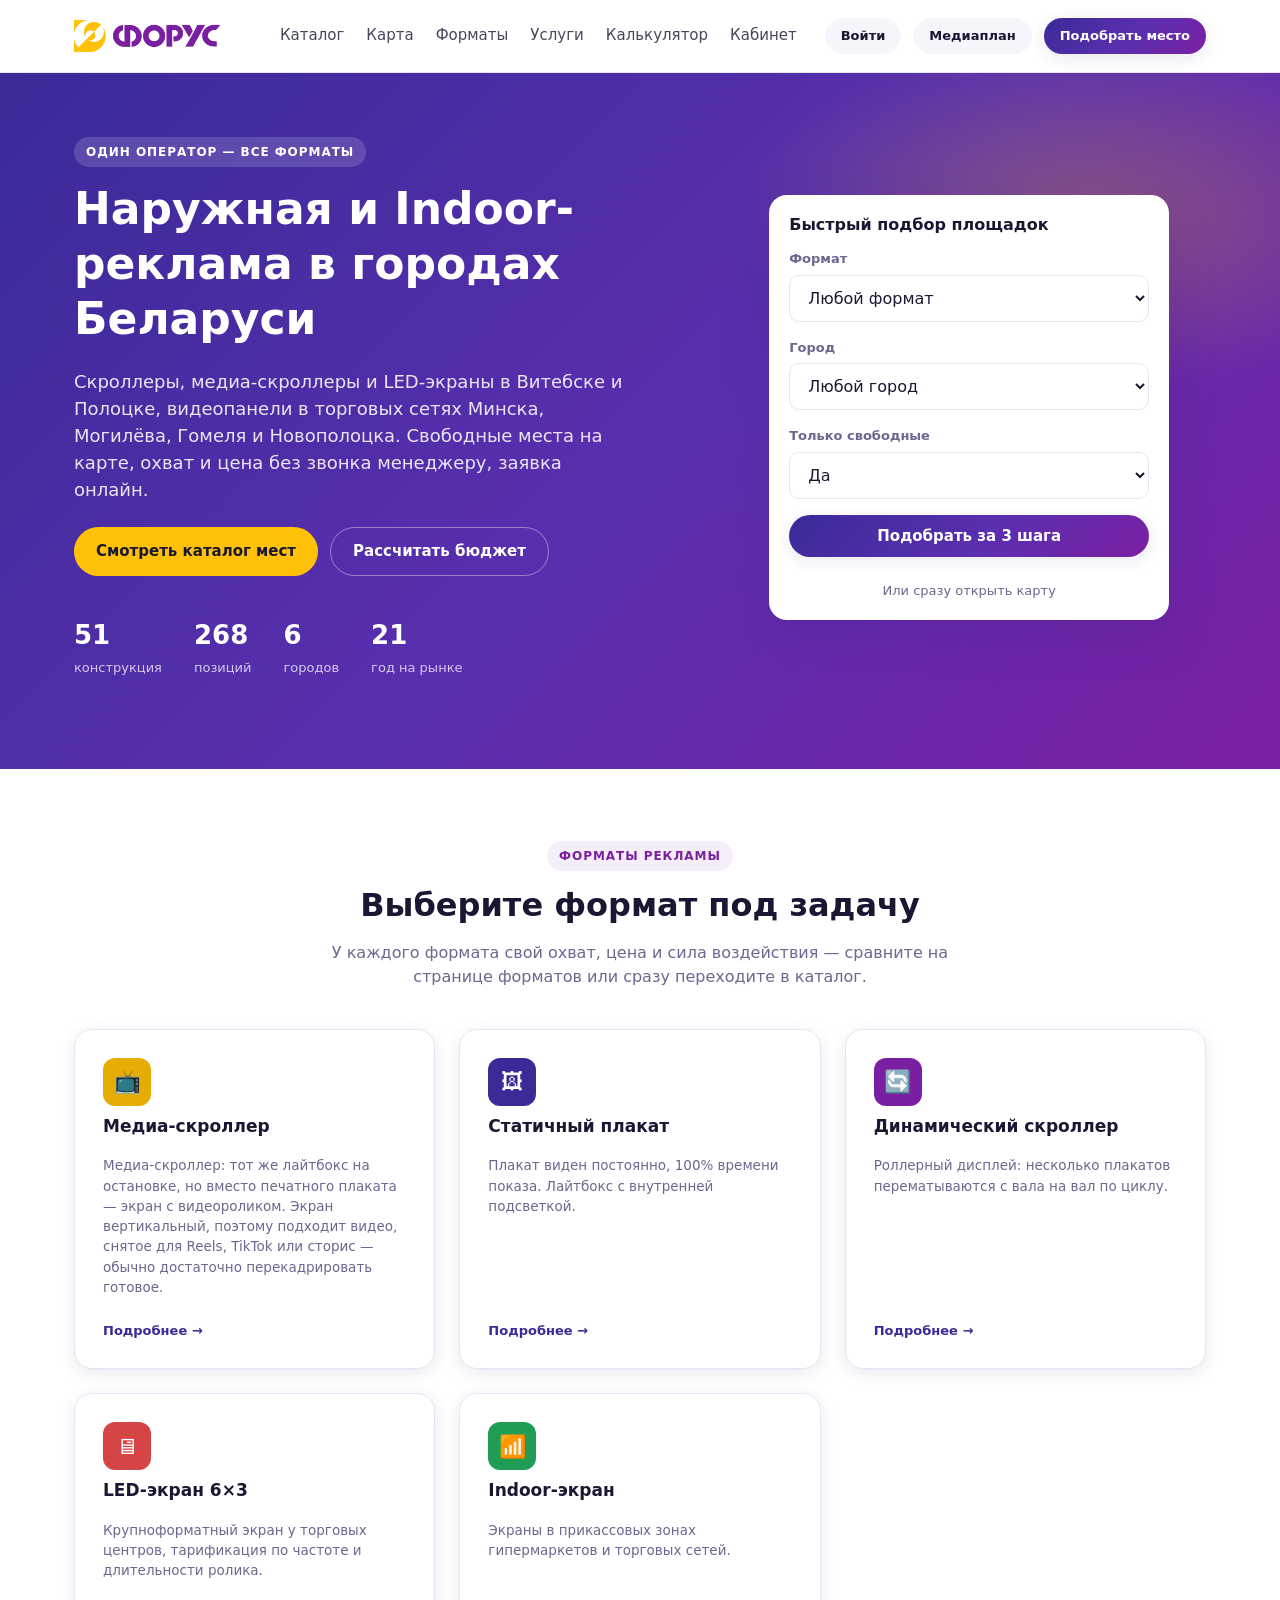
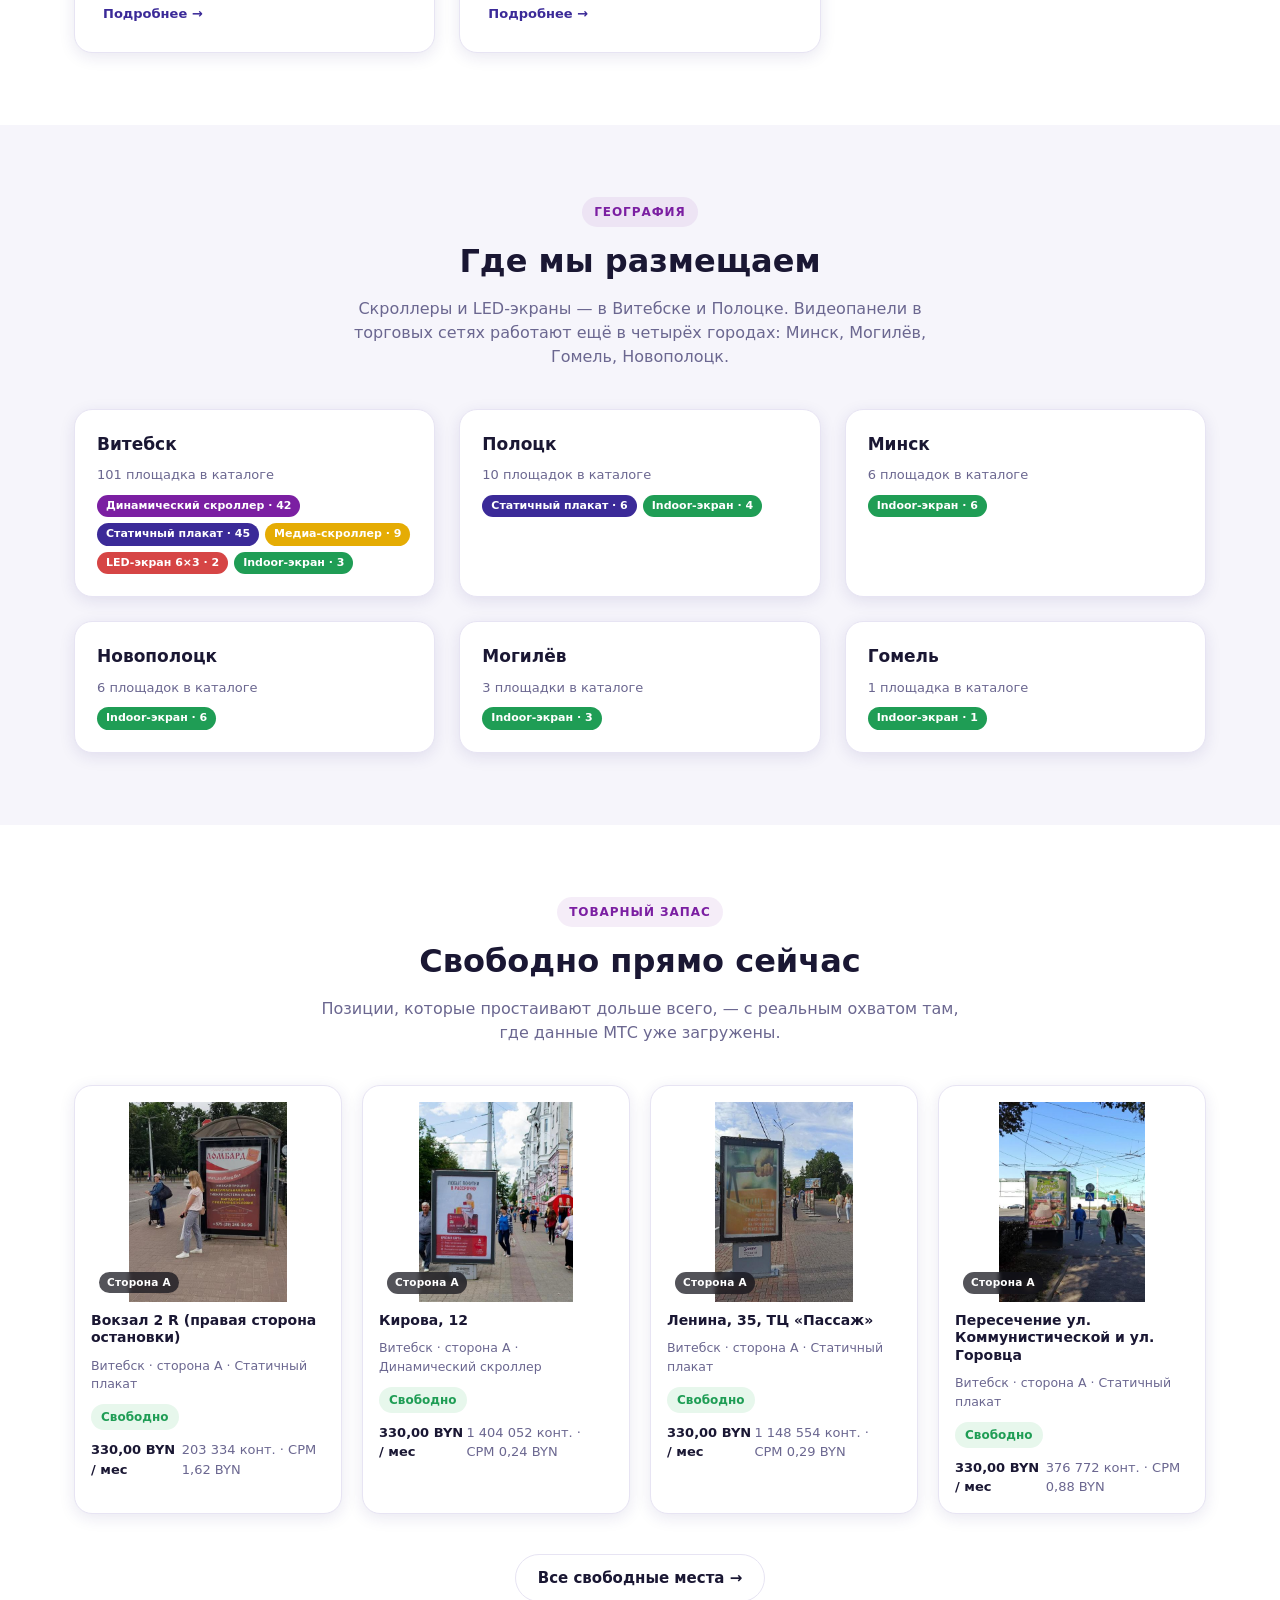
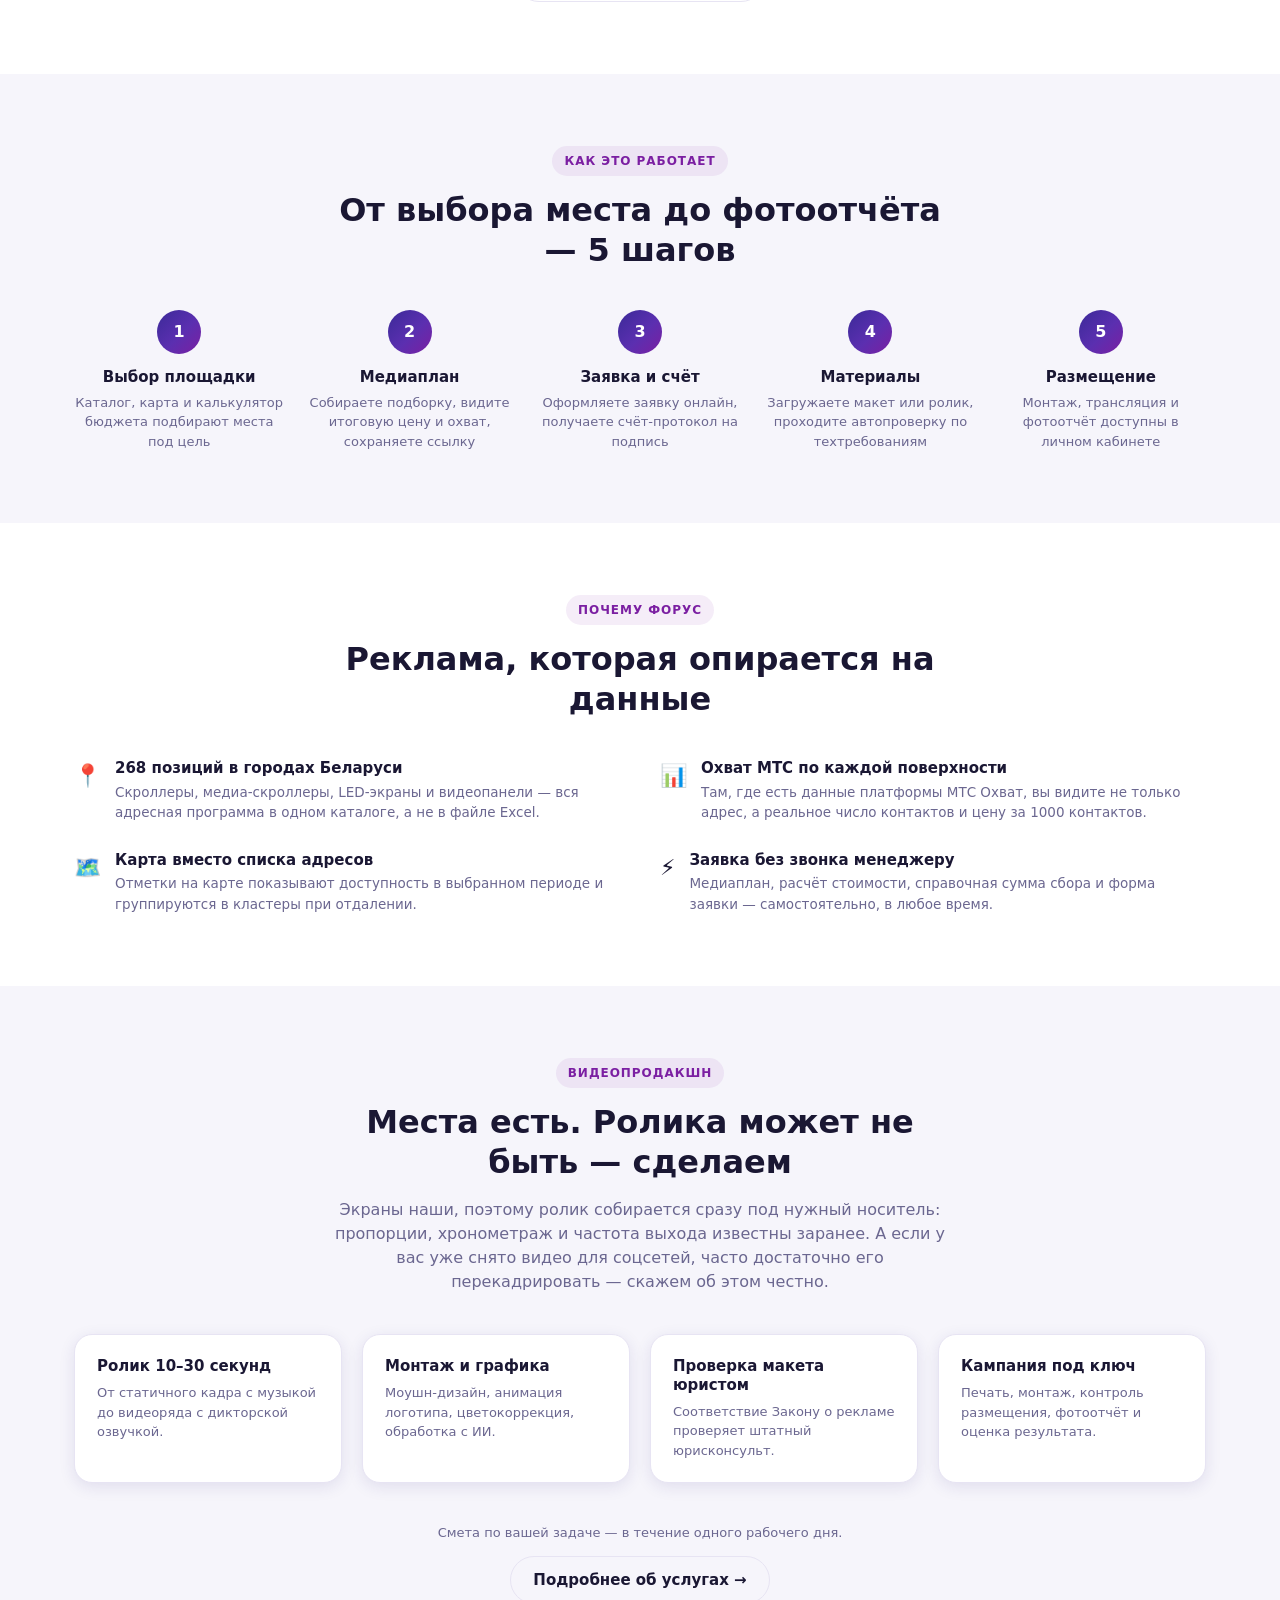
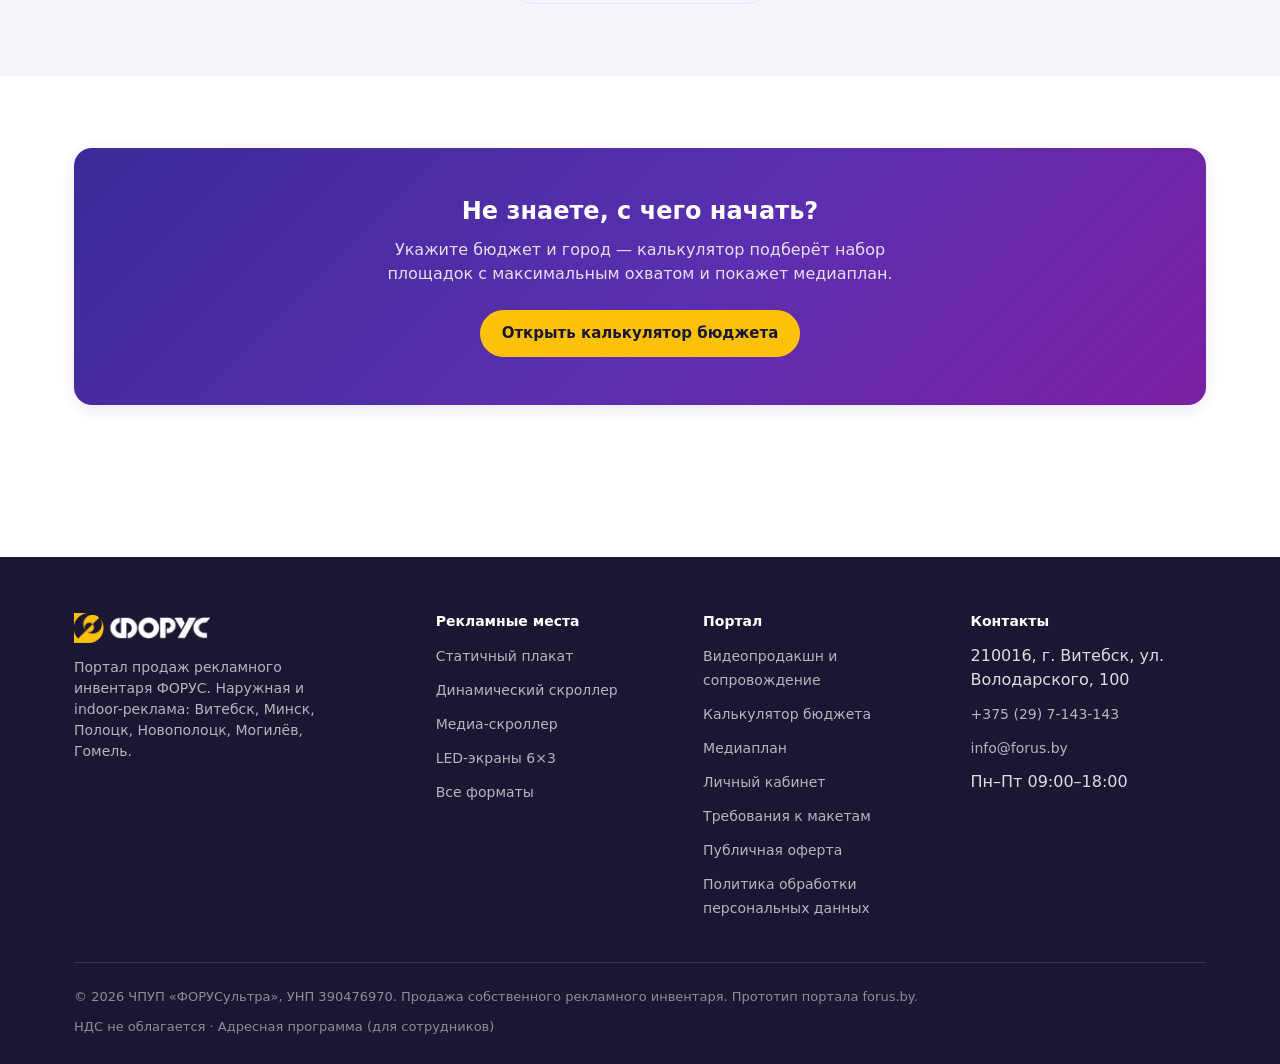
<file: index.html>
<!DOCTYPE html>
<html lang="ru">
<head>
<meta charset="UTF-8">
<meta name="viewport" content="width=device-width, initial-scale=1.0">
<title>Реклама в Витебске, Полоцке, Минске, Могилёве, Гомеле и Новополоцке — ФОРУС</title>
<meta name="description" content="Скроллеры, медиа-скроллеры и LED-экраны в Витебске и Полоцке, видеопанели в торговых сетях Минска, Могилёва, Гомеля и Новополоцка. Каталог, карта, калькулятор бюджета и заявка онлайн.">
<link rel="stylesheet" href="assets/css/base.css">
<style>
.step-grid { display:grid; grid-template-columns:repeat(5,1fr); gap:20px; }
.step { text-align:center; }
.step .num { width:44px;height:44px;border-radius:50%;background:var(--grad);color:#fff;display:flex;align-items:center;justify-content:center;font-weight:700;margin:0 auto 14px; }
.step h4 { font-size:15px; margin-bottom:6px; }
.step p { font-size:13px; color:var(--muted); margin:0; }
.format-card { padding:28px; display:flex; flex-direction:column; gap:10px; transition:transform .15s, box-shadow .15s; }
.format-card:hover { transform:translateY(-4px); box-shadow:var(--shadow); }
.format-card .ic { width:48px;height:48px;border-radius:12px;display:flex;align-items:center;justify-content:center;font-size:22px;color:#fff; }
.format-card h3 { font-size:17px; }
.format-card p { font-size:13.5px; color:var(--muted); flex:1; }
.free-card { padding:16px; display:flex; flex-direction:column; gap:10px; }
.free-card h4 { font-size:14px; margin:0; }
.free-card .addr { font-size:12.5px; color:var(--muted); }
.benefit { display:flex; gap:14px; align-items:flex-start; }
.benefit .ic { font-size:22px; flex-shrink:0; }
.benefit h4 { font-size:15px; margin-bottom:4px; }
.benefit p { font-size:13.5px; color:var(--muted); margin:0; }
.hero-form { background:#fff; border-radius:var(--radius); padding:20px; box-shadow:var(--shadow); color:var(--ink); max-width:400px; }
.hero-form h3 { font-size:16px; margin-bottom:14px; }
.hero-wrap { display:grid; grid-template-columns:1.2fr .8fr; gap:40px; align-items:center; }
.geo-card { padding:22px; display:flex; flex-direction:column; gap:8px; transition:transform .15s, box-shadow .15s; }
.geo-card:hover { transform:translateY(-3px); box-shadow:var(--shadow); }
.geo-card .city { font-size:17px; font-weight:700; }
.geo-card .cnt { font-size:13px; color:var(--muted); }
.geo-card .fmts { display:flex; gap:6px; flex-wrap:wrap; margin-top:2px; }
.geo-card .fmts span { font-size:11px; font-weight:600; color:#fff; border-radius:99px; padding:3px 9px; }
@media (max-width: 980px) { .hero-wrap{grid-template-columns:1fr;} .step-grid{grid-template-columns:repeat(2,1fr);} }
</style>
</head>
<body>
<a href="#main" class="skip-link">Перейти к содержимому</a>
<header id="site-header" class="site-header"></header>

<main id="main">
  <section class="hero">
    <div class="container inner hero-wrap">
      <div>
        <span class="eyebrow" style="background:rgba(255,255,255,.15); color:#fff">Один оператор — все форматы</span>
        <h1>Наружная и Indoor-реклама в городах Беларуси</h1>
        <p class="lead">Скроллеры, медиа-скроллеры и LED-экраны в Витебске и Полоцке, видеопанели в торговых сетях Минска, Могилёва, Гомеля и Новополоцка. Свободные места на карте, охват и цена без звонка менеджеру, заявка онлайн.</p>
        <div class="flex gap-12 mt-24" style="flex-wrap:wrap">
          <a href="catalog.html" class="btn btn-gold">Смотреть каталог мест</a>
          <a href="calculator.html" class="btn btn-outline" style="border-color:rgba(255,255,255,.4); color:#fff">Рассчитать бюджет</a>
        </div>
        <div class="hero-stats" id="hero-stats"></div>
      </div>
      <div class="hero-form">
        <h3>Быстрый подбор площадок</h3>
        <div class="field">
          <label>Формат</label>
          <select id="q-format">
            <option value="">Любой формат</option>
          </select>
        </div>
        <div class="field">
          <label>Город</label>
          <select id="q-city">
            <option value="">Любой город</option>
          </select>
        </div>
        <div class="field">
          <label>Только свободные</label>
          <select id="q-free">
            <option value="1">Да</option>
            <option value="0">Показать все</option>
          </select>
        </div>
        <button class="btn btn-primary btn-block" id="q-submit">Подобрать за 3 шага</button>
        <p class="text-sm muted text-center mt-24" style="margin-bottom:0">Или сразу <a href="map.html">открыть карту</a></p>
      </div>
    </div>
  </section>

  <section class="section">
    <div class="container">
      <div class="section-head">
        <span class="eyebrow">Форматы рекламы</span>
        <h2>Выберите формат под задачу</h2>
        <p>У каждого формата свой охват, цена и сила воздействия — сравните на странице форматов или сразу переходите в каталог.</p>
      </div>
      <div class="grid-3" id="format-cards"></div>
    </div>
  </section>

  <section class="section section-soft">
    <div class="container">
      <div class="section-head">
        <span class="eyebrow">География</span>
        <h2>Где мы размещаем</h2>
        <p>Скроллеры и LED-экраны — в Витебске и Полоцке. Видеопанели в торговых сетях работают ещё в четырёх городах: Минск, Могилёв, Гомель, Новополоцк.</p>
      </div>
      <div class="grid-3" id="geo-cards"></div>
    </div>
  </section>

  <section class="section">
    <div class="container">
      <div class="section-head">
        <span class="eyebrow">Товарный запас</span>
        <h2>Свободно прямо сейчас</h2>
        <p>Позиции, которые простаивают дольше всего, — с реальным охватом там, где данные МТС уже загружены.</p>
      </div>
      <div class="grid-4" id="free-now"></div>
      <div class="text-center mt-40">
        <a href="catalog.html?free=1" class="btn btn-outline">Все свободные места →</a>
      </div>
    </div>
  </section>

  <section class="section section-soft">
    <div class="container">
      <div class="section-head">
        <span class="eyebrow">Как это работает</span>
        <h2>От выбора места до фотоотчёта — 5 шагов</h2>
      </div>
      <div class="step-grid">
        <div class="step"><div class="num">1</div><h4>Выбор площадки</h4><p>Каталог, карта и калькулятор бюджета подбирают места под цель</p></div>
        <div class="step"><div class="num">2</div><h4>Медиаплан</h4><p>Собираете подборку, видите итоговую цену и охват, сохраняете ссылку</p></div>
        <div class="step"><div class="num">3</div><h4>Заявка и счёт</h4><p>Оформляете заявку онлайн, получаете счёт-протокол на подпись</p></div>
        <div class="step"><div class="num">4</div><h4>Материалы</h4><p>Загружаете макет или ролик, проходите автопроверку по техтребованиям</p></div>
        <div class="step"><div class="num">5</div><h4>Размещение</h4><p>Монтаж, трансляция и фотоотчёт доступны в личном кабинете</p></div>
      </div>
    </div>
  </section>

  <section class="section">
    <div class="container">
      <div class="section-head">
        <span class="eyebrow">Почему ФОРУС</span>
        <h2>Реклама, которая опирается на данные</h2>
      </div>
      <div class="grid-2" style="gap:28px 40px">
        <div class="benefit"><span class="ic">📍</span><div><h4 id="benefit-positions"></h4><p>Скроллеры, медиа-скроллеры, LED-экраны и видеопанели — вся адресная программа в одном каталоге, а не в файле Excel.</p></div></div>
        <div class="benefit"><span class="ic">📊</span><div><h4>Охват МТС по каждой поверхности</h4><p>Там, где есть данные платформы МТС Охват, вы видите не только адрес, а реальное число контактов и цену за 1000 контактов.</p></div></div>
        <div class="benefit"><span class="ic">🗺️</span><div><h4>Карта вместо списка адресов</h4><p>Отметки на карте показывают доступность в выбранном периоде и группируются в кластеры при отдалении.</p></div></div>
        <div class="benefit"><span class="ic">⚡</span><div><h4>Заявка без звонка менеджеру</h4><p>Медиаплан, расчёт стоимости, справочная сумма сбора и форма заявки — самостоятельно, в любое время.</p></div></div>
      </div>
    </div>
  </section>

  <section class="section section-soft">
    <div class="container">
      <div class="section-head">
        <span class="eyebrow">Видеопродакшн</span>
        <h2>Места есть. Ролика может не быть — сделаем</h2>
        <p>Экраны наши, поэтому ролик собирается сразу под нужный носитель: пропорции, хронометраж и частота выхода известны заранее. А если у вас уже снято видео для соцсетей, часто достаточно его перекадрировать — скажем об этом честно.</p>
      </div>
      <div class="grid-4">
        <div class="card" style="padding:22px"><h3 style="font-size:15px">Ролик 10–30 секунд</h3><p class="text-sm muted" style="margin:0">От статичного кадра с музыкой до видеоряда с дикторской озвучкой.</p></div>
        <div class="card" style="padding:22px"><h3 style="font-size:15px">Монтаж и графика</h3><p class="text-sm muted" style="margin:0">Моушн-дизайн, анимация логотипа, цветокоррекция, обработка с ИИ.</p></div>
        <div class="card" style="padding:22px"><h3 style="font-size:15px">Проверка макета юристом</h3><p class="text-sm muted" style="margin:0">Соответствие Закону о рекламе проверяет штатный юрисконсульт.</p></div>
        <div class="card" style="padding:22px"><h3 style="font-size:15px">Кампания под ключ</h3><p class="text-sm muted" style="margin:0">Печать, монтаж, контроль размещения, фотоотчёт и оценка результата.</p></div>
      </div>
      <div class="text-center mt-40">
        <p class="text-sm muted">Смета по вашей задаче — в течение одного рабочего дня.</p>
        <a href="services.html" class="btn btn-outline">Подробнее об услугах →</a>
      </div>
    </div>
  </section>

  <section class="section">
    <div class="container">
      <div class="card" style="background:var(--grad); color:#fff; padding:48px; text-align:center; border:none">
        <h2 style="color:#fff">Не знаете, с чего начать?</h2>
        <p style="color:rgba(255,255,255,.85); max-width:520px; margin:0 auto 24px">Укажите бюджет и город — калькулятор подберёт набор площадок с максимальным охватом и покажет медиаплан.</p>
        <a href="calculator.html" class="btn btn-gold">Открыть калькулятор бюджета</a>
      </div>
    </div>
  </section>
</main>

<footer id="site-footer" class="site-footer"></footer>

<script src="assets/js/data.js"></script>
<script src="assets/js/occupancy.js"></script>
<script src="assets/js/locations.js"></script>
<script src="assets/js/utils.js"></script>
<script src="assets/js/auth.js"></script>
<script src="assets/js/layout.js"></script>
<script>
RL_LAYOUT.render("index.html");

// hero stats
(function(){
  var totalPositions = RL.structures.reduce(function(s,st){return s+st.totalPositions;},0);
  var el = document.getElementById('hero-stats');
  var years = SELLER_YEARS();
  function CITY_WORD(n){
    var mod10 = n % 10, mod100 = n % 100;
    if (mod10 === 1 && mod100 !== 11) return 'город';
    if (mod10 >= 2 && mod10 <= 4 && (mod100 < 10 || mod100 >= 20)) return 'города';
    return 'городов';
  }
  var stats = [
    [RL.structures.length, RL_UTIL.plural(RL.structures.length, 'конструкция', 'конструкции', 'конструкций')],
    [totalPositions, RL_UTIL.plural(totalPositions, 'позиция', 'позиции', 'позиций')],
    [RL.cities.length, CITY_WORD(RL.cities.length)],
    [years, YEARS_WORD(years) + ' на рынке']
  ];
  function SELLER_YEARS(){ return new Date().getFullYear() - RL.seller.founded; }
  function YEARS_WORD(n){
    var mod10 = n % 10, mod100 = n % 100;
    if (mod10 === 1 && mod100 !== 11) return 'год';
    if (mod10 >= 2 && mod10 <= 4 && (mod100 < 10 || mod100 >= 20)) return 'года';
    return 'лет';
  }
  el.innerHTML = stats.map(function(s){return '<div class="stat"><b>'+s[0]+'</b><span>'+s[1]+'</span></div>';}).join('');

  // Число позиций берётся из данных, а не вписывается в текст: адресная программа
  // меняется, и вручную вписанные цифры расходятся с каталогом.
  function POSITIONS_WORD(n){
    var mod10 = n % 10, mod100 = n % 100;
    if (mod10 === 1 && mod100 !== 11) return 'позиция';
    if (mod10 >= 2 && mod10 <= 4 && (mod100 < 10 || mod100 >= 20)) return 'позиции';
    return 'позиций';
  }
  document.getElementById('benefit-positions').textContent =
    totalPositions + ' ' + POSITIONS_WORD(totalPositions) + ' в городах Беларуси';
})();

// География: города считаются по каталогу, поэтому список не разъезжается
// с фильтрами и не требует правки текста при новой адресной программе.
(function(){
  var items = RL_UTIL.catalogItems();
  var byCity = {};
  items.forEach(function(it){
    var c = byCity[it.city] || (byCity[it.city] = { n: 0, formats: {} });
    c.n++;
    c.formats[it.format] = (c.formats[it.format] || 0) + 1;
  });
  function PLACE_WORD(n){
    var mod10 = n % 10, mod100 = n % 100;
    if (mod10 === 1 && mod100 !== 11) return 'площадка';
    if (mod10 >= 2 && mod10 <= 4 && (mod100 < 10 || mod100 >= 20)) return 'площадки';
    return 'площадок';
  }
  var order = Object.keys(byCity).sort(function(a,b){ return byCity[b].n - byCity[a].n; });
  document.getElementById('geo-cards').innerHTML = order.map(function(city){
    var c = byCity[city];
    var chips = Object.keys(c.formats).map(function(code){
      var f = RL.formats[code];
      return '<span style="background:' + f.color + '">' + f.shortTitle + ' · ' + c.formats[code] + '</span>';
    }).join('');
    return '<a href="catalog.html?city=' + encodeURIComponent(city) + '" class="card geo-card">' +
      '<span class="city">' + city + '</span>' +
      '<span class="cnt">' + c.n + ' ' + PLACE_WORD(c.n) + ' в каталоге</span>' +
      '<span class="fmts">' + chips + '</span>' +
    '</a>';
  }).join('');
})();

// format selects
(function(){
  var fSel = document.getElementById('q-format');
  Object.keys(RL.formats).forEach(function(code){
    var f = RL.formats[code];
    var o = document.createElement('option'); o.value = code; o.textContent = f.shortTitle; fSel.appendChild(o);
  });
  var cSel = document.getElementById('q-city');
  RL.cities.forEach(function(c){
    var o = document.createElement('option'); o.value = c; o.textContent = c; cSel.appendChild(o);
  });
  document.getElementById('q-submit').addEventListener('click', function(){
    var params = new URLSearchParams();
    if (fSel.value) params.set('format', fSel.value);
    if (cSel.value) params.set('city', cSel.value);
    if (document.getElementById('q-free').value === '1') params.set('free','1');
    window.location.href = 'podbor.html?' + params.toString();
  });
})();

// format cards
(function(){
  var el = document.getElementById('format-cards');
  // Порядок совпадает со страницей форматов: медиа-скроллер первым.
  var order = ['media_poster','poster_static','poster_dynamic','led_screen','indoor'];
  el.innerHTML = order.map(function(code){
    var f = RL.formats[code];
    var icon = {poster_static:'🖼',poster_dynamic:'🔄',media_poster:'📺',led_screen:'🖥',indoor:'📶'}[code];
    return '<a href="formats.html#'+code+'" class="card format-card">'+
      '<div class="ic" style="background:'+f.color+'">'+icon+'</div>'+
      '<h3>'+f.shortTitle+'</h3><p>'+f.description+'</p>'+
      '<span class="text-sm" style="color:var(--violet);font-weight:600">Подробнее →</span>'+
    '</a>';
  }).join('');
})();

// free now — top idle static/dynamic positions by month, prefer ones with reach data
(function(){
  var el = document.getElementById('free-now');
  var flat = RL_UTIL.flattenPositions().filter(function(x){ return x.format==='poster_static' || x.format==='poster_dynamic'; });
  var offset = 0;
  var free = flat.filter(function(x){
    return RL_OCC.statusFor(x.structure.id, x.side.code, x.position.number, x.format, offset) === 'free';
  });
  // dedupe by structure+side, prefer ones with reach
  var seen = {};
  var picks = [];
  free.forEach(function(x){
    var k = x.structure.id+'-'+x.side.code;
    if (seen[k]) return; seen[k]=1;
    picks.push(x);
  });
  picks.sort(function(a,b){
    var ra = RL_UTIL.reachFor(a.structure.id, a.side.code) ? 1 : 0;
    var rb = RL_UTIL.reachFor(b.structure.id, b.side.code) ? 1 : 0;
    return rb - ra;
  });
  picks = picks.slice(0, 4);
  el.innerHTML = picks.map(function(x){
    var f = RL.formats[x.format];
    var reach = RL_UTIL.reachFor(x.structure.id, x.side.code);
    var priceLine = RL_UTIL.money(f.priceMonth) + ' / мес';
    var reachLine = reach ? (RL_UTIL.int(reach.total) + ' конт. · CPM ' + RL_UTIL.money(RL_UTIL.cpm(f.priceMonth, reach.total))) : 'Охват уточняется';
    return '<a href="structure.html?id='+x.structure.id+'&side='+x.side.code+'" class="card free-card">'+
      RL_UTIL.photoTile(x.structure.id, x.side.code, x.structure.publicTitle, x.format, {height:'200px', sideBadge:true}) +
      '<h4>'+RL_UTIL.escapeHtml(x.structure.publicTitle)+'</h4>'+
      '<span class="addr">'+x.structure.city+' · сторона '+x.side.code+' · '+f.shortTitle+'</span>'+
      '<span class="badge badge-free" style="align-self:flex-start">Свободно</span>'+
      '<div class="flex-between text-sm"><b>'+priceLine+'</b><span class="muted">'+reachLine+'</span></div>'+
    '</a>';
  }).join('');
})();
</script>
</body>
</html>
</file>
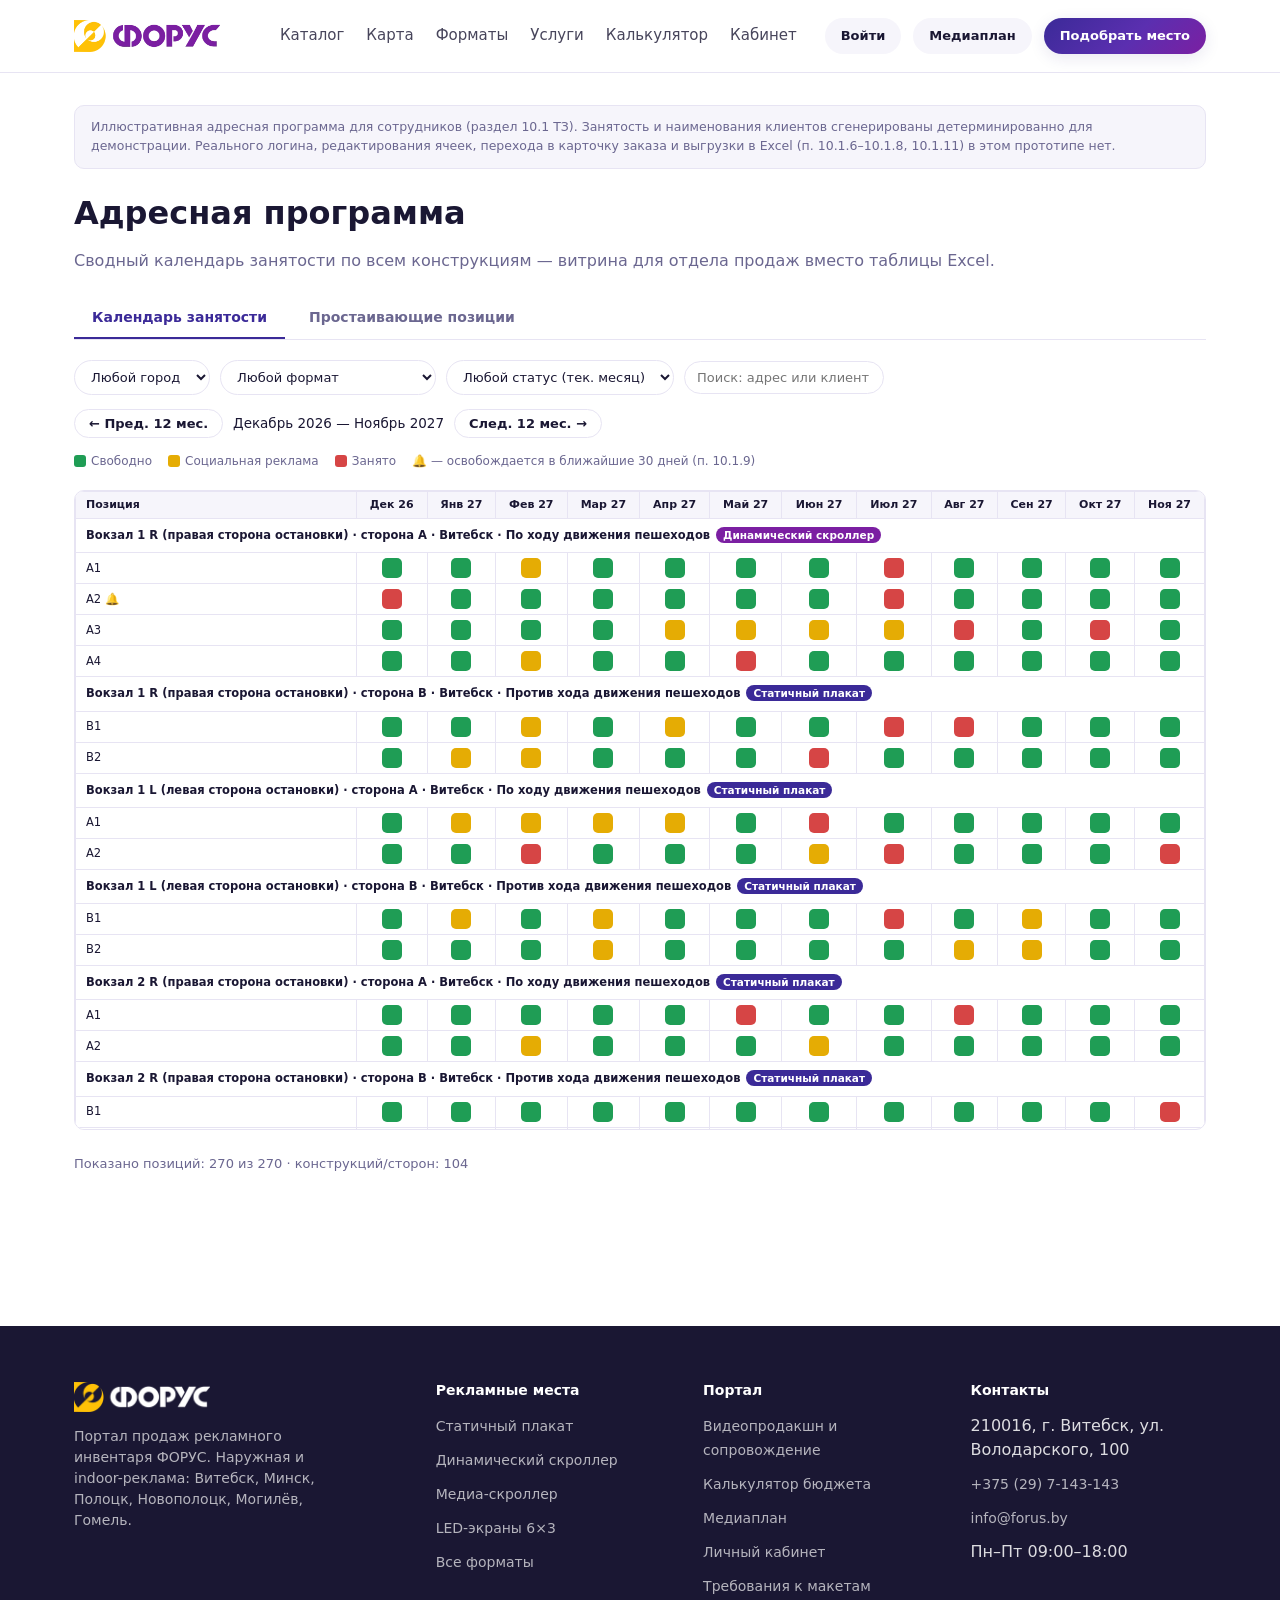
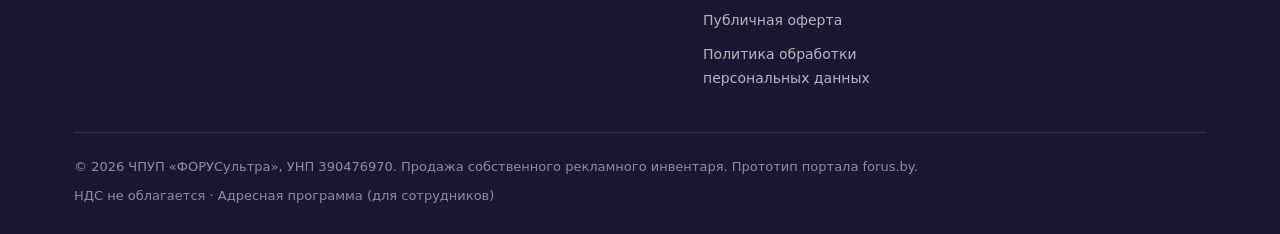
<file: admin.html>
<!DOCTYPE html>
<html lang="ru">
<head>
<meta charset="UTF-8">
<meta name="viewport" content="width=device-width, initial-scale=1.0">
<title>Адресная программа — ФОРУС</title>
<link rel="stylesheet" href="assets/css/base.css">
<style>
.adm-tabs { display:flex; gap:6px; border-bottom:1px solid var(--line); margin-bottom:20px; }
.adm-tabs button { padding:12px 18px; border:none; background:none; font-weight:600; font-size:14px; color:var(--muted); cursor:pointer; border-bottom:2px solid transparent; }
.adm-tabs button.active { color:var(--violet); border-color:var(--violet); }
.adm-toolbar { display:flex; gap:10px; flex-wrap:wrap; align-items:center; margin-bottom:14px; }
.adm-toolbar select, .adm-toolbar input[type=text] { padding:8px 12px; border:1.5px solid var(--line); border-radius:99px; background:#fff; font-size:13px; }
.adm-toolbar input[type=text] { width:200px; }
.adm-horizon { display:flex; align-items:center; gap:10px; margin-bottom:14px; font-size:13.5px; }
.adm-horizon button { border:1.5px solid var(--line); background:#fff; border-radius:99px; padding:6px 14px; font-size:13px; font-weight:600; cursor:pointer; }
.adm-horizon button:hover { border-color:var(--violet); color:var(--violet); }
.adm-table-wrap { max-height:640px; overflow:auto; border:1px solid var(--line); border-radius:var(--radius-sm); }
.adm-table { border-collapse:collapse; font-size:11.5px; width:100%; }
.adm-table th, .adm-table td { padding:5px 4px; text-align:center; border:1px solid var(--line); white-space:nowrap; }
.adm-table th { background:var(--bg-soft); font-weight:600; font-size:11px; position:sticky; top:0; z-index:2; }
.adm-table td:first-child, .adm-table th:first-child { position:sticky; left:0; background:#fff; z-index:1; text-align:left; padding-left:10px; min-width:210px; }
.adm-table th:first-child { z-index:3; background:var(--bg-soft); }
.adm-group td { background:var(--bg-soft); font-weight:700; text-align:left; padding:8px 10px; position:static; }
.adm-cell { width:20px; height:20px; border-radius:5px; margin:0 auto; cursor:default; }
.adm-commercial { background:#d64545; }
.adm-social { background:#e5ac04; }
.adm-free { background:#1f9d55; }
.adm-bell { color:#e5ac04; margin-left:4px; }
.legend { display:flex; gap:16px; margin:12px 0 20px; font-size:12px; color:var(--muted); flex-wrap:wrap; }
.legend .sw { display:inline-block; width:12px; height:12px; border-radius:3px; margin-right:5px; vertical-align:middle; }
.idle-row { display:flex; align-items:center; gap:16px; padding:14px 16px; border:1px solid var(--line); border-radius:var(--radius-sm); margin-bottom:10px; }
.idle-row .info { flex:1; font-size:13.5px; }
.idle-row .meta { font-size:12px; color:var(--muted); margin-top:2px; }
.fmt-badge { font-size:10.5px; font-weight:700; padding:2px 7px; border-radius:99px; color:#fff; margin-left:6px; }
</style>
</head>
<body>
<a href="#main" class="skip-link">Перейти к содержимому</a>
<header id="site-header" class="site-header"></header>

<main id="main" class="container" style="padding:32px 24px 60px">
  <div class="disclaimer mb-24">Иллюстративная адресная программа для сотрудников (раздел 10.1 ТЗ). Занятость и наименования клиентов сгенерированы детерминированно для демонстрации. Реального логина, редактирования ячеек, перехода в карточку заказа и выгрузки в Excel (п. 10.1.6–10.1.8, 10.1.11) в этом прототипе нет.</div>

  <h1>Адресная программа</h1>
  <p class="muted mb-24">Сводный календарь занятости по всем конструкциям — витрина для отдела продаж вместо таблицы Excel.</p>

  <div class="adm-tabs">
    <button class="active" data-tab="calendar">Календарь занятости</button>
    <button data-tab="idle">Простаивающие позиции</button>
  </div>

  <div id="tab-calendar">
    <div class="adm-toolbar">
      <select id="a-city"><option value="">Любой город</option></select>
      <select id="a-format">
        <option value="">Любой формат</option>
        <option value="poster_static">Статичный плакат</option>
        <option value="poster_dynamic">Динамический скроллер</option>
        <option value="media_poster">Медиа-скроллер</option>
        <option value="led_screen">LED-экран</option>
      </select>
      <select id="a-status">
        <option value="">Любой статус (тек. месяц)</option>
        <option value="free">Свободно</option>
        <option value="social">Социальная реклама</option>
        <option value="commercial">Занято</option>
      </select>
      <input type="text" id="a-search" placeholder="Поиск: адрес или клиент">
    </div>
    <div class="adm-horizon">
      <button id="a-prev">← Пред. 12 мес.</button>
      <span id="a-horizon-label"></span>
      <button id="a-next">След. 12 мес. →</button>
    </div>
    <div class="legend">
      <span><i class="sw adm-free"></i>Свободно</span>
      <span><i class="sw adm-social"></i>Социальная реклама</span>
      <span><i class="sw adm-commercial"></i>Занято</span>
      <span>🔔 — освобождается в ближайшие 30 дней (п. 10.1.9)</span>
    </div>
    <div class="adm-table-wrap">
      <table class="adm-table" id="a-table"></table>
    </div>
    <p class="text-sm muted mt-24" id="a-count"></p>
  </div>

  <div id="tab-idle" style="display:none">
    <p class="muted mb-24">Стороны, свободные в ближайшие два месяца (заменяет требование «свободно более 60 дней» — в демо-модели нет истории занятости, только прогноз вперёд), отсортированы по охвату — п. 10.1.10 ТЗ.</p>
    <div id="idle-list"></div>
  </div>
</main>

<footer id="site-footer" class="site-footer"></footer>

<script src="assets/js/data.js"></script>
<script src="assets/js/occupancy.js"></script>
<script src="assets/js/locations.js"></script>
<script src="assets/js/utils.js"></script>
<script src="assets/js/auth.js"></script>
<script src="assets/js/layout.js"></script>
<script src="assets/js/admin.js"></script>
</body>
</html>
</file>
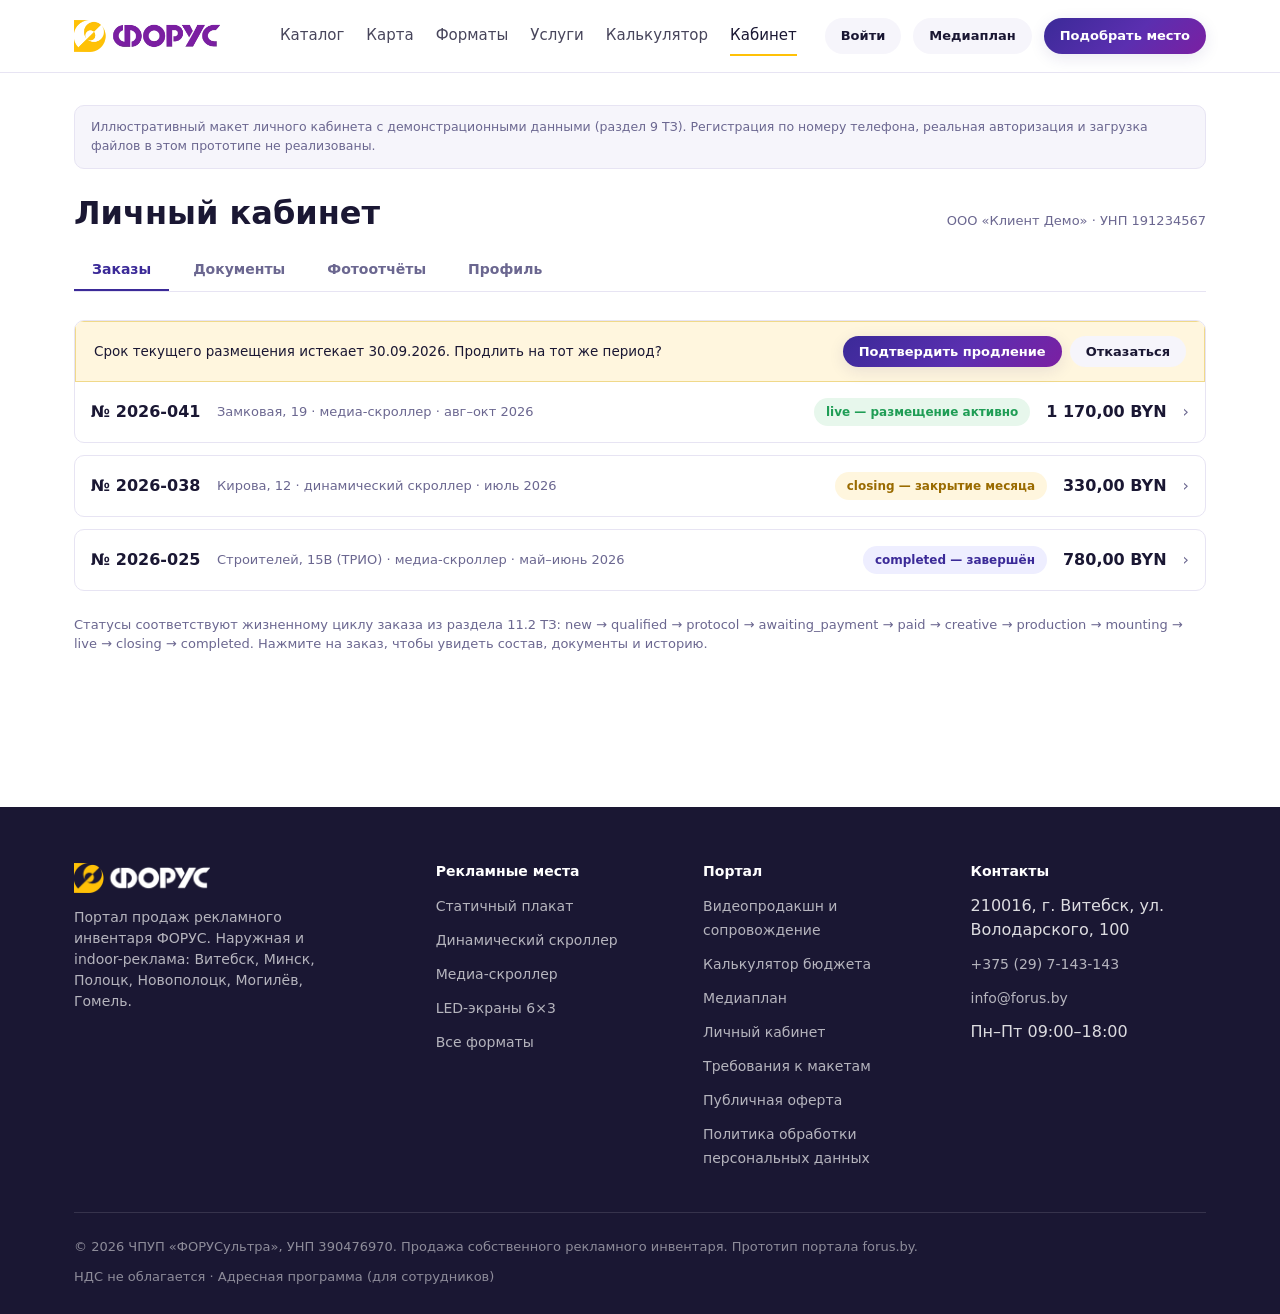
<file: cabinet.html>
<!DOCTYPE html>
<html lang="ru">
<head>
<meta charset="UTF-8">
<meta name="viewport" content="width=device-width, initial-scale=1.0">
<title>Личный кабинет — ФОРУС</title>
<link rel="stylesheet" href="assets/css/base.css">
<style>
.cab-tabs { display:flex; gap:6px; border-bottom:1px solid var(--line); margin-bottom:28px; }
.cab-tabs button { padding:12px 18px; border:none; background:none; font-weight:600; font-size:14px; color:var(--muted); cursor:pointer; border-bottom:2px solid transparent; }
.cab-tabs button.active { color:var(--violet); border-color:var(--violet); }
.order-card { border:1px solid var(--line); border-radius:var(--radius-sm); margin-bottom:12px; overflow:hidden; }
.order-row { display:flex; align-items:center; gap:16px; padding:16px; cursor:pointer; }
.order-row .n { font-weight:700; width:110px; }
.order-row .meta { flex:1; font-size:13px; color:var(--muted); }
.order-row .chev { color:var(--muted); transition:transform .15s; flex-shrink:0; }
.order-row.open .chev { transform:rotate(90deg); }
.status-pill { padding:5px 12px; border-radius:99px; font-size:12px; font-weight:600; white-space:nowrap; }
.order-detail { display:none; padding:0 16px 18px; border-top:1px solid var(--line); }
.order-detail.open { display:block; }
.od-section { margin-top:14px; }
.od-section h5 { font-size:12px; text-transform:uppercase; letter-spacing:.03em; color:var(--muted); margin-bottom:8px; }
.od-item { font-size:13.5px; padding:6px 0; border-bottom:1px dashed var(--line); }
.od-item:last-child { border-bottom:none; }
.timeline { display:flex; flex-wrap:wrap; gap:4px; }
.timeline .step { font-size:11px; padding:4px 8px; border-radius:99px; background:var(--bg-soft); color:var(--muted); }
.timeline .step.done { background:#e7f7ec; color:#1f9d55; }
.timeline .step.current { background:var(--violet); color:#fff; font-weight:600; }
.renewal-banner { display:flex; align-items:center; justify-content:space-between; gap:16px; flex-wrap:wrap; background:#fff6de; border:1px solid #f0d98a; padding:14px 18px; font-size:13.5px; }
.doc-row { display:flex; justify-content:space-between; padding:12px 16px; border-bottom:1px solid var(--line); font-size:13.5px; }
</style>
</head>
<body>
<a href="#main" class="skip-link">Перейти к содержимому</a>
<header id="site-header" class="site-header"></header>

<main id="main" class="container" style="padding:32px 24px 60px">
  <div class="disclaimer mb-24">Иллюстративный макет личного кабинета с демонстрационными данными (раздел 9 ТЗ). Регистрация по номеру телефона, реальная авторизация и загрузка файлов в этом прототипе не реализованы.</div>

  <div class="flex-between" style="flex-wrap:wrap; gap:12px">
    <h1>Личный кабинет</h1>
    <div class="muted text-sm" id="acct-line">ООО «Клиент Демо» · УНП 191234567</div>
  </div>

  <div class="cab-tabs">
    <button class="active" data-tab="orders">Заказы</button>
    <button data-tab="docs">Документы</button>
    <button data-tab="reports">Фотоотчёты</button>
    <button data-tab="profile">Профиль</button>
  </div>

  <div id="tab-orders">
    <div id="orders-list"></div>
    <p class="text-sm muted mt-24">Статусы соответствуют жизненному циклу заказа из раздела 11.2 ТЗ: new → qualified → protocol → awaiting_payment → paid → creative → production → mounting → live → closing → completed. Нажмите на заказ, чтобы увидеть состав, документы и историю.</p>
  </div>

  <div id="tab-docs" style="display:none">
    <div class="card">
      <div class="doc-row"><span>Счёт-протокол № 2026-041</span><span class="muted">от 28.07.2026 · подписан</span></div>
      <div class="doc-row"><span>Акт оказанных услуг № 2026-038</span><span class="muted">от 31.07.2026 · на подписи</span></div>
      <div class="doc-row"><span>Справка-расчёт по сбору за II квартал 2026</span><span class="muted">от 10.07.2026</span></div>
      <div class="doc-row"><span>Договор № 12/2026</span><span class="muted">от 03.02.2026 · бессрочный</span></div>
    </div>
  </div>

  <div id="tab-reports" style="display:none">
    <div class="grid-3" id="reports-grid"></div>
  </div>

  <div id="tab-profile" style="display:none">
    <div class="card" style="padding:24px; max-width:500px">
      <div class="field"><label>Наименование</label><input id="prof-name" value="ООО «Клиент Демо»" disabled></div>
      <div class="field"><label>УНП</label><input id="prof-unp" value="191234567" disabled></div>
      <div class="field"><label>Контактное лицо</label><input id="prof-contact" value="Иван Иванов" disabled></div>
      <div class="field"><label>Телефон</label><input id="prof-phone" value="+375 (29) 123-45-67" disabled></div>
      <div class="field"><label>Адрес доставки документов</label><input id="prof-address" value="210001, г. Витебск, ул. Смоленская, 10, офис 305" disabled></div>
      <div class="field"><label>Персональная скидка</label><input value="5%" disabled></div>
    </div>
  </div>
</main>

<footer id="site-footer" class="site-footer"></footer>

<script src="assets/js/data.js"></script>
<script src="assets/js/occupancy.js"></script>
<script src="assets/js/locations.js"></script>
<script src="assets/js/utils.js"></script>
<script src="assets/js/auth.js"></script>
<script src="assets/js/layout.js"></script>
<script>
RL_LAYOUT.render("cabinet.html");
RL_AUTH.guard("cabinet.html");

// Если клиент зарегистрирован — показываем его реквизиты вместо демонстрационных
(function () {
  var u = RL_AUTH.current();
  if (!u) return;
  document.getElementById("acct-line").textContent =
    (u.company || u.name) + (u.unp ? " · УНП " + u.unp : " · " + u.phone);
  var f = { "prof-name": u.company || u.name, "prof-unp": u.unp, "prof-contact": u.name, "prof-phone": u.phone, "prof-address": u.address };
  Object.keys(f).forEach(function (id) {
    var el = document.getElementById(id);
    if (el && f[id]) el.value = f[id];
  });
})();

document.querySelectorAll(".cab-tabs button").forEach(function (btn) {
  btn.addEventListener("click", function () {
    document.querySelectorAll(".cab-tabs button").forEach(function (b) { b.classList.remove("active"); });
    btn.classList.add("active");
    ["orders", "docs", "reports", "profile"].forEach(function (t) {
      document.getElementById("tab-" + t).style.display = t === btn.dataset.tab ? "block" : "none";
    });
  });
});

// Жизненный цикл заказа — раздел 11.2 ТЗ
var STATUS_FLOW = ["new", "qualified", "protocol", "awaiting_payment", "paid", "creative", "production", "mounting", "live", "closing", "completed"];
var STATUS_LABELS = {
  new: "новая заявка", qualified: "квалифицирована", protocol: "счёт-протокол",
  awaiting_payment: "ожидает оплаты", paid: "оплачен", creative: "приём макета",
  production: "производство", mounting: "монтаж", live: "размещение активно",
  closing: "закрытие месяца", completed: "завершён"
};
var STATUS_COLORS = {
  new: ["#eef2ff", "#3b4fd6"], qualified: ["#eef2ff", "#3b4fd6"], protocol: ["#eef2ff", "#3b4fd6"],
  awaiting_payment: ["#fff6de", "#9a6b00"], paid: ["#fff6de", "#9a6b00"], creative: ["#fff6de", "#9a6b00"],
  production: ["#fff6de", "#9a6b00"], mounting: ["#fff6de", "#9a6b00"],
  live: ["#e7f7ec", "#1f9d55"], closing: ["#fff6de", "#9a6b00"], completed: ["#eef", "#3b2a98"]
};

// Демонстрационные заказы прошлых периодов; позиции ссылаются на реальные конструкции каталога,
// поэтому «Повторить заказ» кладёт настоящие площадки в медиаплан.
var DEMO_ORDERS = [
  {
    number: "№ 2026-041", total: 1170, status: "live",
    meta: "Замковая, 19 · медиа-скроллер · авг–окт 2026",
    items: [{ structureId: "S6", side: "A", format: "media_poster", city: "Витебск", title: "Замковая, 19 (Универмаг)", months: 3 }],
    documents: [{ name: "Счёт-протокол № 2026-041", date: "28.07.2026", state: "подписан" }],
    renewalDue: true, renewalDate: "30.09.2026"
  },
  {
    number: "№ 2026-038", total: 330, status: "closing",
    meta: "Кирова, 12 · динамический скроллер · июль 2026",
    items: [{ structureId: "S11", side: "A", format: "poster_dynamic", city: "Витебск", title: "Кирова, 12 (ЛиЛия)", months: 1 }],
    documents: [{ name: "Акт оказанных услуг № 2026-038", date: "31.07.2026", state: "на подписи" }]
  },
  {
    number: "№ 2026-025", total: 780, status: "completed",
    meta: "Строителей, 15В (ТРИО) · медиа-скроллер · май–июнь 2026",
    items: [{ structureId: "S43", side: "A", format: "media_poster", city: "Витебск", title: "Строителей пр-т, 15В (ТЦ «ТРИО»)", months: 2 }],
    documents: [{ name: "Справка-расчёт по сбору за II квартал 2026", date: "10.07.2026" }]
  }
];

var liveOrders = RL_UTIL.ordersLoad().map(function (o) { return Object.assign({}, o, { status: o.status || "new" }); });
var ORDER_MAP = {};
liveOrders.forEach(function (o, i) { ORDER_MAP["live-" + i] = o; });
DEMO_ORDERS.forEach(function (o, i) { ORDER_MAP["demo-" + i] = o; });

function renderOrderCard(o, key) {
  var colors = STATUS_COLORS[o.status] || ["#eef", "#333"];
  var stepIdx = STATUS_FLOW.indexOf(o.status);
  var flowHtml = STATUS_FLOW.map(function (s, i) {
    var cls = "step" + (i < stepIdx ? " done" : i === stepIdx ? " current" : "");
    return '<span class="' + cls + '">' + STATUS_LABELS[s] + "</span>";
  }).join("");

  var itemsHtml = (o.items || []).map(function (it) {
    var fmt = RL.formats[it.format];
    return '<div class="od-item">' + RL_UTIL.escapeHtml(it.city) + " · " + RL_UTIL.escapeHtml(it.title) +
      (it.side ? " · сторона " + it.side : "") + " · " + (fmt ? fmt.shortTitle : it.format) +
      (it.months ? " · " + it.months + " мес." : "") + "</div>";
  }).join("") || '<div class="od-item muted">Состав заказа не указан.</div>';

  var docsHtml = (o.documents || []).map(function (d) {
    return '<div class="od-item"><b>' + RL_UTIL.escapeHtml(d.name) + "</b> — " + RL_UTIL.escapeHtml(d.date) + (d.state ? " · " + RL_UTIL.escapeHtml(d.state) : "") + "</div>";
  }).join("") || '<div class="od-item muted">Документов пока нет.</div>';

  var repeatBtn = o.status === "completed" ? '<button class="btn btn-outline btn-sm" data-repeat="' + key + '">Повторить заказ</button>' : "";

  var renewalHtml = o.renewalDue
    ? '<div class="renewal-banner" id="renewal-' + key + '">' +
        "<span>Срок текущего размещения истекает " + o.renewalDate + ". Продлить на тот же период?</span>" +
        '<span class="flex gap-8"><button class="btn btn-primary btn-sm" data-renew-confirm="' + key + '">Подтвердить продление</button>' +
        '<button class="btn btn-ghost btn-sm" data-renew-decline="' + key + '">Отказаться</button></span>' +
      "</div>"
    : "";

  return (
    '<div class="order-card">' +
      renewalHtml +
      '<div class="order-row" data-toggle="' + key + '">' +
        '<span class="n">' + RL_UTIL.escapeHtml(o.number) + "</span>" +
        '<span class="meta">' + RL_UTIL.escapeHtml(o.meta) + "</span>" +
        '<span class="status-pill" style="background:' + colors[0] + ";color:" + colors[1] + '">' + o.status + " — " + STATUS_LABELS[o.status] + "</span>" +
        // Бриф на видеопродакшн приходит без суммы: смета считается после разбора задачи
        "<b>" + (o.total ? RL_UTIL.money(o.total) : "<span class='muted' style='font-weight:400'>смета уточняется</span>") + "</b>" +
        '<span class="chev">›</span>' +
      "</div>" +
      '<div class="order-detail" id="detail-' + key + '">' +
        '<div class="od-section"><h5>Состав</h5>' + itemsHtml + "</div>" +
        '<div class="od-section"><h5>Документы</h5>' + docsHtml + "</div>" +
        '<div class="od-section"><h5>История статуса</h5><div class="timeline">' + flowHtml + "</div></div>" +
        (repeatBtn ? '<div class="od-section">' + repeatBtn + "</div>" : "") +
      "</div>" +
    "</div>"
  );
}

function renderOrders() {
  var html = liveOrders.map(function (o, i) { return renderOrderCard(o, "live-" + i); }).join("") +
    DEMO_ORDERS.map(function (o, i) { return renderOrderCard(o, "demo-" + i); }).join("");
  document.getElementById("orders-list").innerHTML = html;
}
renderOrders();

if (liveOrders.length) {
  document.querySelector('[data-tab="orders"]').textContent = "Заказы (" + liveOrders.length + " " + (liveOrders.length === 1 ? "новый" : "новых") + ")";
}

document.getElementById("orders-list").addEventListener("click", function (e) {
  var repeatBtn = e.target.closest("[data-repeat]");
  if (repeatBtn) {
    var order = ORDER_MAP[repeatBtn.getAttribute("data-repeat")];
    (order.items || []).forEach(function (it) {
      RL_UTIL.mpAdd({ structureId: it.structureId, side: it.side, format: it.format, title: it.title, city: it.city, startOffset: 0, months: it.months || 1, addedAt: Date.now() });
    });
    window.location.href = "mediaplan.html";
    return;
  }
  var confirmBtn = e.target.closest("[data-renew-confirm]");
  if (confirmBtn) {
    document.getElementById("renewal-" + confirmBtn.getAttribute("data-renew-confirm")).innerHTML =
      "<span>Продление подтверждено. Менеджер выставит счёт-протокол на новый период.</span>";
    return;
  }
  var declineBtn = e.target.closest("[data-renew-decline]");
  if (declineBtn) {
    document.getElementById("renewal-" + declineBtn.getAttribute("data-renew-decline")).innerHTML =
      "<span>Отказ принят. Размещение завершится по плану, автопродления не будет.</span>";
    return;
  }
  var toggle = e.target.closest("[data-toggle]");
  if (toggle) {
    var key = toggle.getAttribute("data-toggle");
    document.getElementById("detail-" + key).classList.toggle("open");
    toggle.classList.toggle("open");
  }
});

document.getElementById("reports-grid").innerHTML = [1, 2, 3].map(function (i) {
  return '<div class="card" style="padding:16px">' + RL_UTIL.photoPlaceholder("Фотоотчёт монтажа №" + i, "poster_dynamic", { height: "140px" }) +
    '<p class="text-sm muted mt-24">Замковая, 19 · 05.08.2026 · координаты зафиксированы</p></div>';
}).join("");
</script>
</body>
</html>
</file>
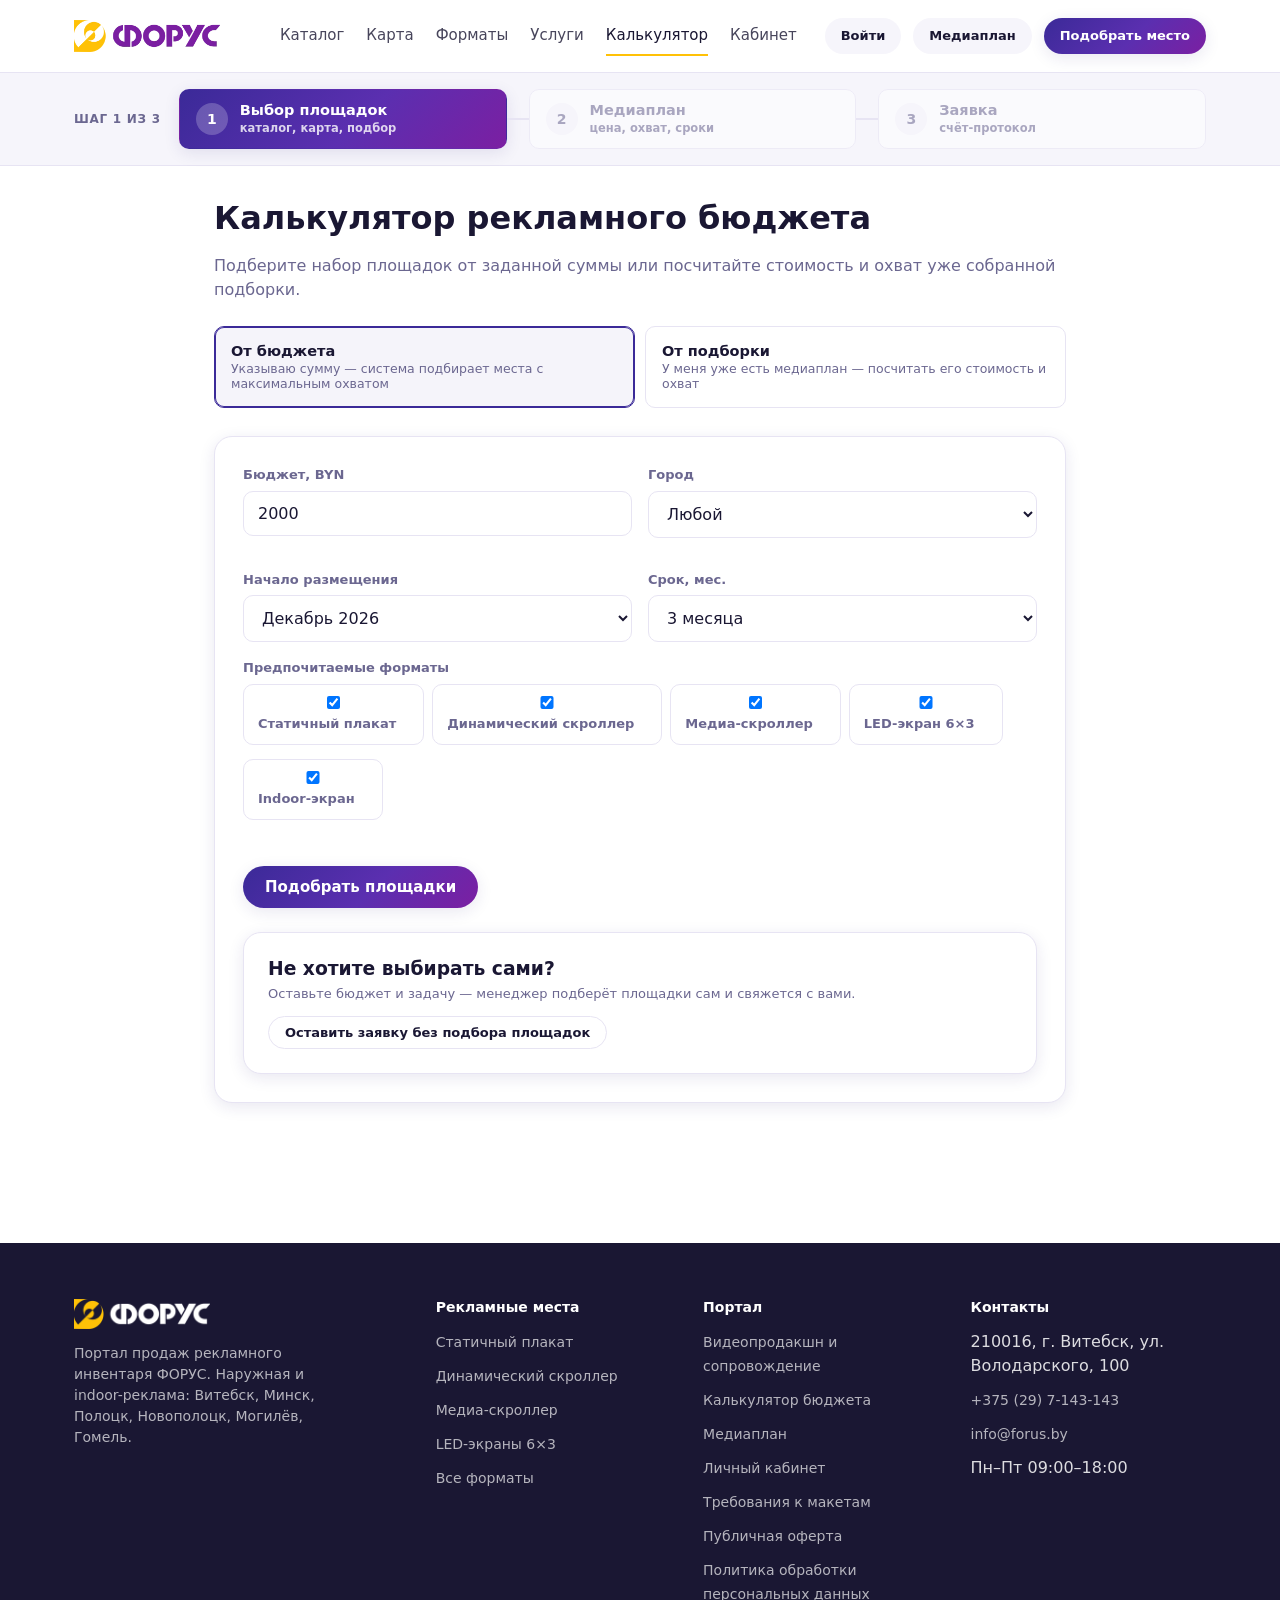
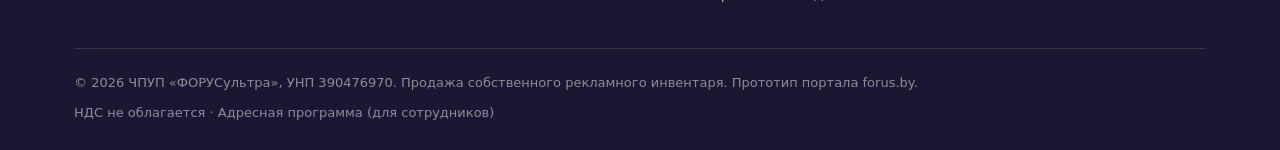
<file: calculator.html>
<!DOCTYPE html>
<html lang="ru">
<head>
<meta charset="UTF-8">
<meta name="viewport" content="width=device-width, initial-scale=1.0">
<title>Калькулятор рекламного бюджета — ФОРУС</title>
<link rel="stylesheet" href="assets/css/base.css">
<style>
.calc-modes { display:flex; gap:10px; margin-bottom:28px; }
.calc-modes button { flex:1; padding:16px; border-radius:var(--radius-sm); border:1.5px solid var(--line); background:#fff; font-weight:600; cursor:pointer; text-align:left; }
.calc-modes button .t { display:block; font-size:14.5px; margin-bottom:2px; }
.calc-modes button .d { display:block; font-size:12.5px; color:var(--muted); font-weight:400; }
.calc-modes button.active { border-color:var(--violet); background:rgba(59,42,152,.05); box-shadow:0 0 0 1px var(--violet) inset; }
.calc-form-grid { display:grid; grid-template-columns:1fr 1fr; gap:16px; }
.format-check { display:flex; align-items:center; gap:8px; padding:10px 14px; border:1.5px solid var(--line); border-radius:var(--radius-sm); cursor:pointer; font-size:13.5px; }
.format-check input { margin:0; }
.result-item { display:flex; gap:12px; padding:12px; border:1px solid var(--line); border-radius:10px; margin-bottom:10px; align-items:center; }
.result-item .info { flex:1; }
.result-item h5 { margin:0 0 3px; font-size:13.5px; }
.result-item .meta { font-size:12px; color:var(--muted); }
.result-summary { display:flex; gap:28px; flex-wrap:wrap; padding:20px 24px; background:var(--bg-soft); border-radius:var(--radius-sm); margin:20px 0; }
.result-summary .metric b { display:block; font-size:22px; }
.result-summary .metric span { font-size:12px; color:var(--muted); }
</style>
</head>
<body>
<a href="#main" class="skip-link">Перейти к содержимому</a>
<header id="site-header" class="site-header"></header>
<div id="site-steps" class="site-steps" data-step="1"></div>

<main id="main" class="container" style="padding:32px 24px 60px; max-width:900px">
  <h1>Калькулятор рекламного бюджета</h1>
  <p class="muted mb-24">Подберите набор площадок от заданной суммы или посчитайте стоимость и охват уже собранной подборки.</p>

  <div class="calc-modes">
    <button id="mode-budget" class="active">
      <span class="t">От бюджета</span>
      <span class="d">Указываю сумму — система подбирает места с максимальным охватом</span>
    </button>
    <button id="mode-selection">
      <span class="t">От подборки</span>
      <span class="d">У меня уже есть медиаплан — посчитать его стоимость и охват</span>
    </button>
  </div>

  <div id="panel-budget" class="card" style="padding:28px">
    <div class="calc-form-grid">
      <div class="field">
        <label>Бюджет, BYN</label>
        <input type="number" id="c-budget" value="2000" min="100" step="50">
      </div>
      <div class="field">
        <label>Город</label>
        <select id="c-city"><option value="">Любой</option></select>
      </div>
      <div class="field">
        <label>Начало размещения</label>
        <select id="c-start"></select>
      </div>
      <div class="field">
        <label>Срок, мес.</label>
        <select id="c-months">
          <option value="1">1 месяц</option>
          <option value="2">2 месяца</option>
          <option value="3" selected>3 месяца</option>
          <option value="6">6 месяцев</option>
        </select>
      </div>
    </div>
    <div class="field">
      <label>Предпочитаемые форматы</label>
      <div class="flex gap-8" id="c-formats" style="flex-wrap:wrap"></div>
    </div>
    <button class="btn btn-primary mt-24" id="c-submit">Подобрать площадки</button>

    <div id="c-results" style="display:none">
      <hr class="divider">
      <h3>Результат подбора</h3>
      <div id="c-summary"></div>
      <div id="c-items"></div>
      <button class="btn btn-gold mt-24" id="c-add-all">Добавить всё в медиаплан</button>
    </div>
    <div id="c-empty" class="disclaimer mt-24" style="display:none">По заданным условиям подходящих свободных мест не нашлось. Увеличьте бюджет, измените период или город.</div>

    <div class="card mt-24" style="padding:24px">
      <div class="flex-between" style="flex-wrap:wrap; gap:12px">
        <div>
          <h3 style="margin-bottom:4px">Не хотите выбирать сами?</h3>
          <p class="muted text-sm" style="margin:0">Оставьте бюджет и задачу — менеджер подберёт площадки сам и свяжется с вами.</p>
        </div>
        <button class="btn btn-outline btn-sm" id="d-toggle">Оставить заявку без подбора площадок</button>
      </div>
      <div id="d-form" style="display:none; margin-top:20px">
        <div class="calc-form-grid">
          <div class="field"><label>Контактное лицо</label><input id="d-name" placeholder="Имя"></div>
          <div class="field"><label>Телефон</label><input id="d-phone" placeholder="+375 (29) 000-00-00"></div>
          <div class="field"><label>Электронная почта</label><input id="d-email" type="email" placeholder="mail@example.by"></div>
          <div class="field"><label>Задача</label><input id="d-task" placeholder="Например: запуск нового магазина"></div>
        </div>
        <div class="field"><label>Комментарий</label><textarea id="d-comment" rows="2" placeholder="Дополнительные пожелания к подбору"></textarea></div>
        <label class="flex gap-8" style="align-items:flex-start; font-size:12.5px">
          <input type="checkbox" id="d-consent" style="margin-top:3px">
          <span>Согласен(на) на обработку персональных данных в соответствии с <a href="info.html#privacy">политикой обработки</a></span>
        </label>
        <button class="btn btn-primary mt-24" id="d-submit">Отправить заявку</button>
        <div id="d-success" class="disclaimer mt-24" style="display:none"></div>
      </div>
    </div>
  </div>

  <div id="panel-selection" class="card" style="padding:28px; display:none">
    <div id="sel-content"></div>
  </div>
</main>

<footer id="site-footer" class="site-footer"></footer>

<script src="assets/js/data.js"></script>
<script src="assets/js/occupancy.js"></script>
<script src="assets/js/locations.js"></script>
<script src="assets/js/utils.js"></script>
<script src="assets/js/auth.js"></script>
<script src="assets/js/layout.js"></script>
<script src="assets/js/calculator.js"></script>
</body>
</html>
</file>
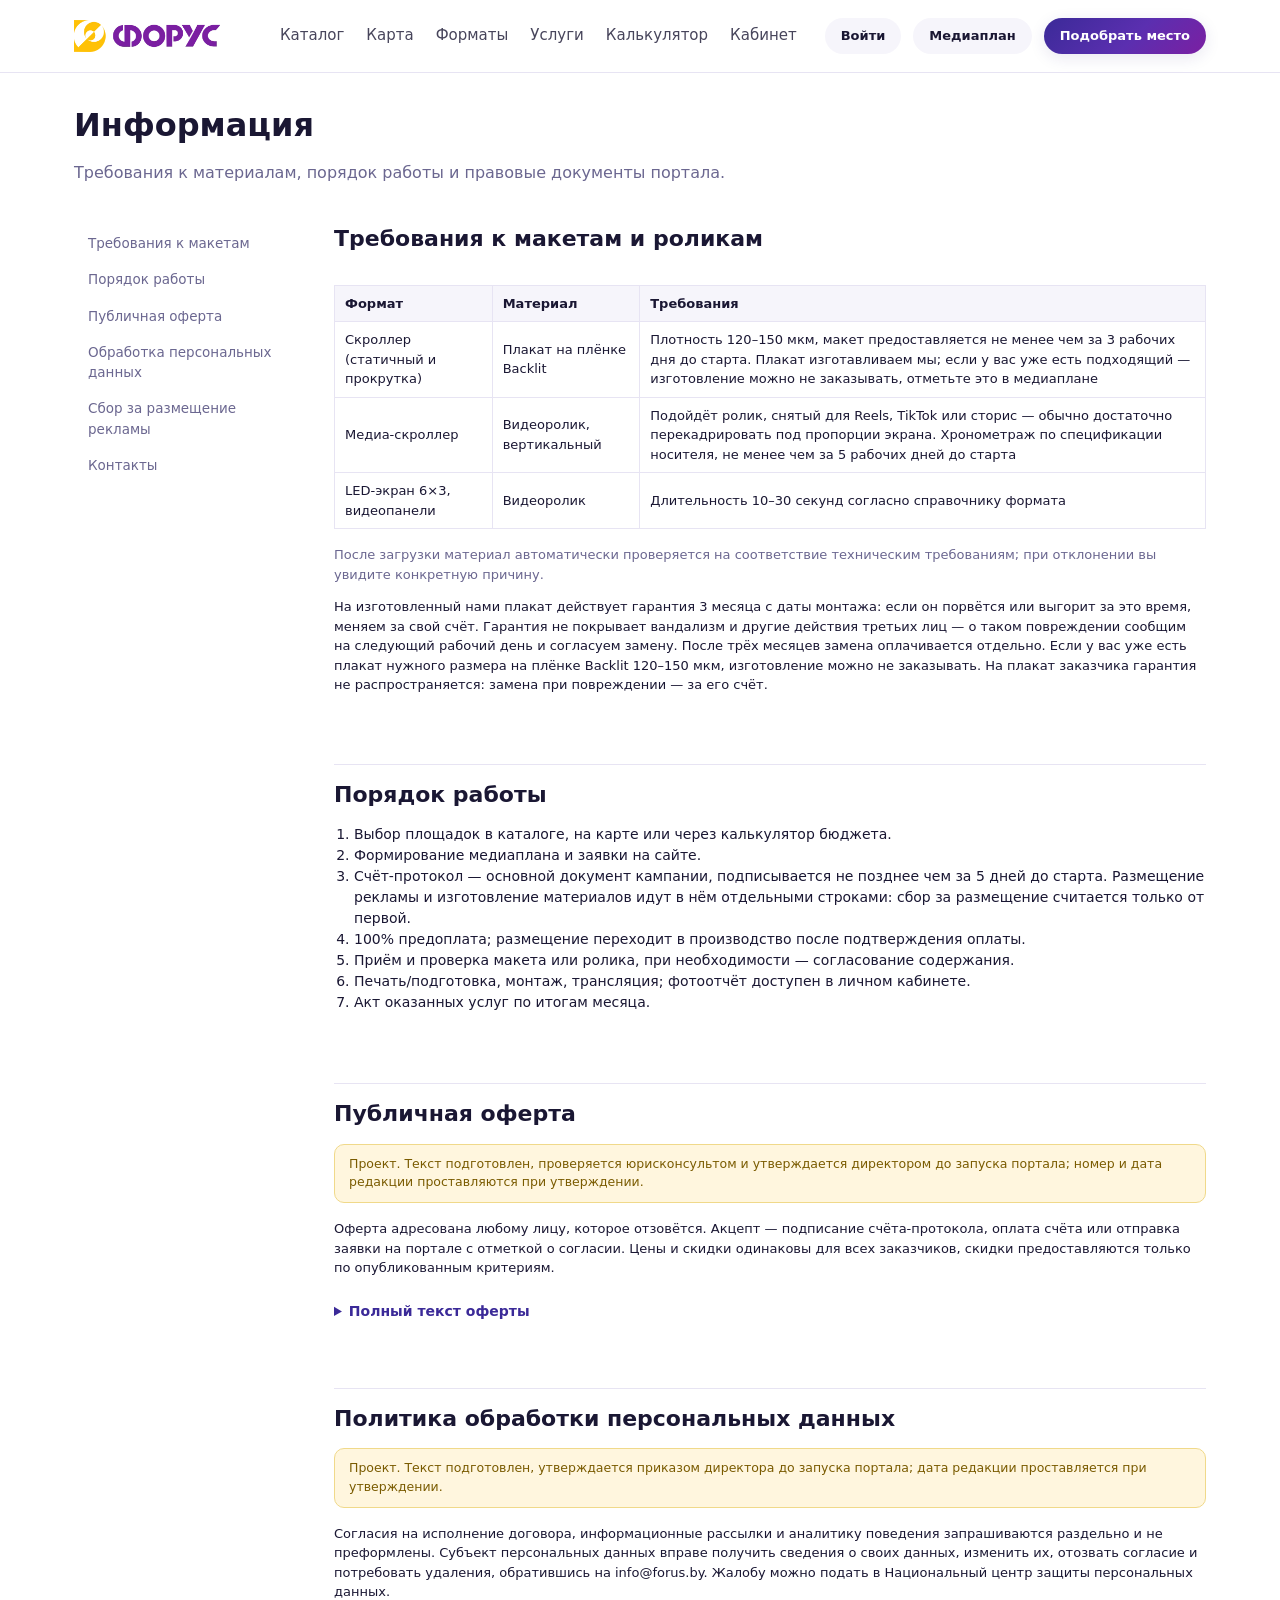
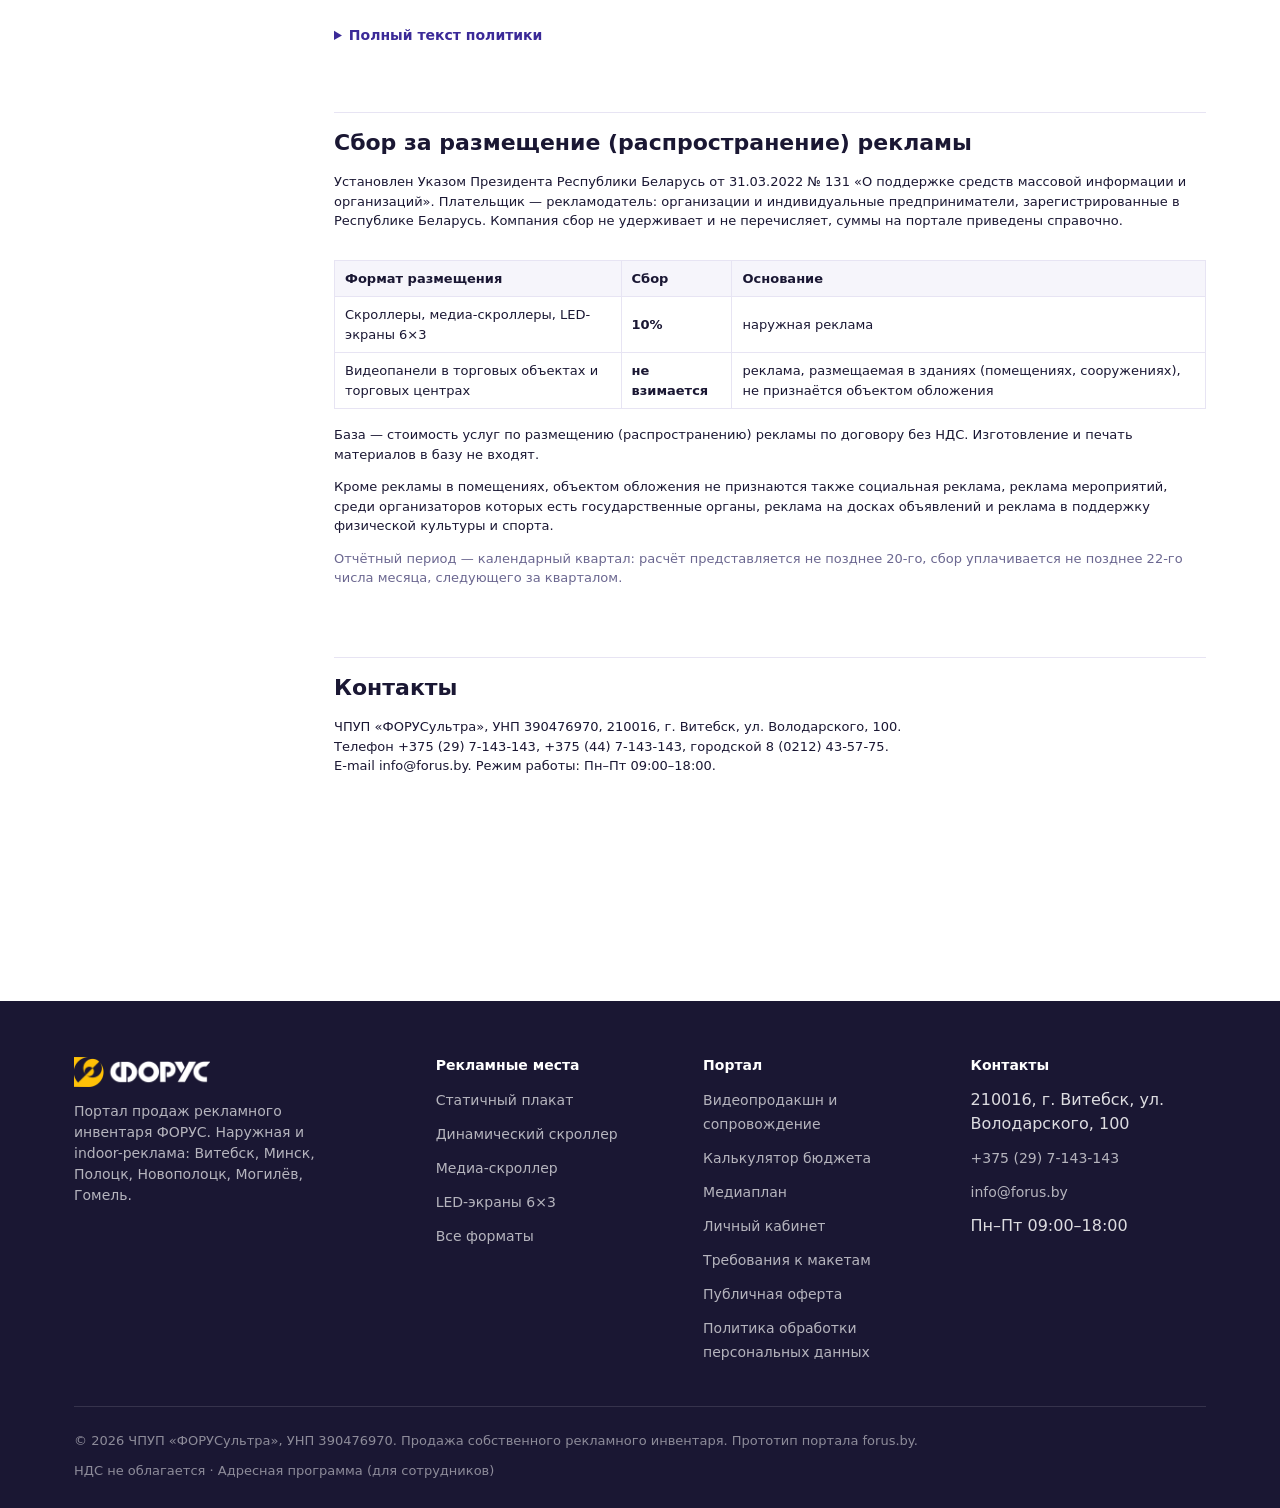
<file: info.html>
<!DOCTYPE html>
<html lang="ru">
<head>
<meta charset="UTF-8">
<meta name="viewport" content="width=device-width, initial-scale=1.0">
<title>Информация — ФОРУС</title>
<link rel="stylesheet" href="assets/css/base.css">
<style>
.info-layout { display:grid; grid-template-columns:220px 1fr; gap:40px; align-items:start; }
.info-nav { position:sticky; top:96px; }
.info-nav a { display:block; padding:8px 0; font-size:13.5px; color:var(--muted); border-left:2px solid transparent; padding-left:12px; }
.info-nav a:hover, .info-nav a.active { color:var(--violet); border-color:var(--violet); }
.info-section { padding-bottom:56px; margin-bottom:16px; border-bottom:1px solid var(--line); }
.info-section:last-child { border-bottom:none; }
.info-section h2 { font-size:22px; margin-bottom:16px; }
.req-table { width:100%; border-collapse:collapse; font-size:13px; margin:16px 0; }
.req-table th, .req-table td { padding:8px 10px; border:1px solid var(--line); text-align:left; }
.req-table th { background:var(--bg-soft); }
.draft-flag { background:#fff6de; border:1px solid #f0d98a; border-radius:var(--radius-sm); padding:10px 14px; font-size:12.5px; color:#7a5b00; margin-bottom:16px; }
/* Юридический документ длинный, поэтому свёрнут: страница «Информация» не должна
   превращаться в сплошную оферту, но текст доступен целиком в один клик. */
.legal-doc > summary { cursor:pointer; font-weight:600; font-size:14px; padding:10px 0; color:var(--violet); }
.legal-doc h3 { font-size:15px; margin:22px 0 8px; }
.legal-doc p { font-size:13px; line-height:1.6; margin:0 0 10px; }
.legal-doc ul { font-size:13px; line-height:1.6; margin:0 0 10px; padding-left:20px; }
.legal-doc li { margin-bottom:4px; }
.legal-doc .req-table { font-size:12.5px; }
/* На узком экране боковое оглавление занимало 220px, и страница уезжала вбок. */
@media (max-width: 860px) {
  .info-layout { grid-template-columns:1fr; gap:24px; }
  .info-nav { position:static; display:flex; flex-wrap:wrap; gap:4px 14px; border-bottom:1px solid var(--line); padding-bottom:10px; }
  .info-nav a { border-left:none; padding:4px 0; }
}
</style>
</head>
<body>
<a href="#main" class="skip-link">Перейти к содержимому</a>
<header id="site-header" class="site-header"></header>

<main id="main" class="container" style="padding:32px 24px 60px">
  <h1>Информация</h1>
  <p class="muted mb-40">Требования к материалам, порядок работы и правовые документы портала.</p>

  <div class="info-layout">
    <nav class="info-nav">
      <a href="#materials">Требования к макетам</a>
      <a href="#process">Порядок работы</a>
      <a href="#offer">Публичная оферта</a>
      <a href="#privacy">Обработка персональных данных</a>
      <a href="#fee">Сбор за размещение рекламы</a>
      <a href="#contacts">Контакты</a>
    </nav>

    <div>
      <section class="info-section" id="materials">
        <h2>Требования к макетам и роликам</h2>
        <div style="overflow-x:auto"><table class="req-table">
          <tr><th>Формат</th><th>Материал</th><th>Требования</th></tr>
          <tr><td>Скроллер (статичный и прокрутка)</td><td>Плакат на плёнке Backlit</td><td>Плотность 120–150 мкм, макет предоставляется не менее чем за 3 рабочих дня до старта. Плакат изготавливаем мы; если у вас уже есть подходящий — изготовление можно не заказывать, отметьте это в медиаплане</td></tr>
          <tr><td>Медиа-скроллер</td><td>Видеоролик, вертикальный</td><td>Подойдёт ролик, снятый для Reels, TikTok или сторис — обычно достаточно перекадрировать под пропорции экрана. Хронометраж по спецификации носителя, не менее чем за 5 рабочих дней до старта</td></tr>
          <tr><td>LED-экран 6×3, видеопанели</td><td>Видеоролик</td><td>Длительность 10–30 секунд согласно справочнику формата</td></tr>
        </table></div>
        <p class="text-sm muted">После загрузки материал автоматически проверяется на соответствие техническим требованиям; при отклонении вы увидите конкретную причину.</p>
        <p class="text-sm" id="print-rules"></p>
      </section>

      <section class="info-section" id="process">
        <h2>Порядок работы</h2>
        <ol style="padding-left:20px; font-size:14px; color:var(--ink)">
          <li>Выбор площадок в каталоге, на карте или через калькулятор бюджета.</li>
          <li>Формирование медиаплана и заявки на сайте.</li>
          <li>Счёт-протокол — основной документ кампании, подписывается не позднее чем за 5 дней до старта. Размещение рекламы и изготовление материалов идут в нём отдельными строками: сбор за размещение считается только от первой.</li>
          <li>100% предоплата; размещение переходит в производство после подтверждения оплаты.</li>
          <li>Приём и проверка макета или ролика, при необходимости — согласование содержания.</li>
          <li>Печать/подготовка, монтаж, трансляция; фотоотчёт доступен в личном кабинете.</li>
          <li>Акт оказанных услуг по итогам месяца.</li>
        </ol>
      </section>

      <section class="info-section" id="offer">
        <h2>Публичная оферта</h2>
        <div class="draft-flag">Проект. Текст подготовлен, проверяется юрисконсультом и утверждается директором до запуска портала; номер и дата редакции проставляются при утверждении.</div>
        <p class="text-sm">Оферта адресована любому лицу, которое отзовётся. Акцепт — подписание счёта-протокола, оплата счёта или отправка заявки на портале с отметкой о согласии. Цены и скидки одинаковы для всех заказчиков, скидки предоставляются только по опубликованным критериям.</p>
        <details class="legal-doc">
          <summary>Полный текст оферты</summary>
<!-- oferta:start -->
<p>Частное производственное унитарное предприятие «ФОРУСультра» (далее — Исполнитель) в лице директора Бойко Светланы Владимировны, действующей на основании устава, публикует настоящую оферту — предложение заключить договор возмездного оказания услуг на изложенных ниже условиях с любым лицом, которое отзовётся.</p>
<p>Настоящий документ является публичной офертой в значении пункта 2 статьи 407 Гражданского кодекса Республики Беларусь и содержит все существенные условия договора. Заключаемый на её основании договор является публичным договором (статья 396 Гражданского кодекса Республики Беларусь).</p>
<p>Редакция №1 от ____________ 2026 г. Действует с ____________ 2026 г.</p>
<h3>1. Термины</h3>
<p>1.1. <strong>Исполнитель</strong> — ЧПУП «ФОРУСультра», рекламораспространитель в значении Закона Республики Беларусь от 10 мая 2007 г. № 225-З «О рекламе» (далее — Закон о рекламе).</p>
<p>1.2. <strong>Заказчик</strong> — юридическое лицо, индивидуальный предприниматель или физическое лицо, совершившее акцепт настоящей оферты. Заказчик выступает рекламодателем в значении Закона о рекламе.</p>
<p>1.3. <strong>Портал</strong> — сайт Исполнителя в глобальной компьютерной сети Интернет по адресу forus.by, включая размещённые на нём каталог рекламных мест, прейскурант, требования к рекламным материалам и настоящую оферту.</p>
<p>1.4. <strong>Рекламная конструкция</strong> — принадлежащее Исполнителю средство наружной рекламы (скроллер, лайтбокс, светодиодный экран) либо видеопанель, размещённая в помещении.</p>
<p>1.5. <strong>Сторона конструкции</strong> — одна из двух рекламных поверхностей конструкции. Сторона A ориентирована по ходу движения транспортного или пешеходного потока, сторона B — противоположная. <strong>Позиция</strong> — отдельное рекламное место на стороне конструкции.</p>
<p>1.6. <strong>Рекламный материал</strong> — предоставляемый Заказчиком макет для печати плаката либо видеоролик.</p>
<p>1.7. <strong>Медиаплан</strong> — сформированный на Портале перечень выбранных Заказчиком позиций с указанием периодов размещения и расчётной стоимости. Медиаплан не является офертой Исполнителя и не влечёт бронирования позиций.</p>
<p>1.8. <strong>Счёт-протокол</strong> — документ, подписываемый сторонами и содержащий перечень позиций, период размещения, стоимость услуг и порядок оплаты. Стоимость услуг по размещению (распространению) рекламы и стоимость работ по изготовлению рекламных материалов указываются в счёте-протоколе отдельными строками. Счёт-протокол является неотъемлемой частью заключённого договора.</p>
<p>1.9. <strong>Период размещения</strong> — указанный в счёте-протоколе срок, в течение которого рекламный материал Заказчика размещается (распространяется).</p>
<h3>2. Предмет договора</h3>
<p>2.1. Исполнитель обязуется оказать Заказчику услуги по размещению (распространению) рекламы Заказчика на рекламных конструкциях и видеопанелях, а Заказчик обязуется принять и оплатить эти услуги.</p>
<p>2.2. Конкретный перечень позиций, период размещения, стоимость услуг и иные условия конкретного размещения определяются счётом-протоколом.</p>
<p>2.3. Услуги оказываются в следующих форматах: статичный плакат, динамический скроллер, медиа-скроллер (видеоролик на светодиодном скроллере), светодиодный экран, видеопанель в помещении. Характеристики форматов, действующие цены и адресная программа опубликованы на Портале.</p>
<p>2.4. Услуги оказываются на территории Республики Беларусь в населённых пунктах, указанных в каталоге Портала.</p>
<p>2.5. Разрешения на размещение принадлежащих ему средств наружной рекламы Исполнитель получает и поддерживает самостоятельно и за свой счёт в соответствии со статьёй 13 Закона о рекламе. Получение таких разрешений в обязанности Заказчика не входит.</p>
<h3>3. Порядок заключения договора</h3>
<p>3.1. Акцептом настоящей оферты признаётся совершение Заказчиком любого из следующих действий (пункт 3 статьи 408 Гражданского кодекса Республики Беларусь):</p>
<ul>
<li>подписание счёта-протокола;</li>
<li>оплата выставленного Исполнителем счёта;</li>
<li>направление заявки через Портал с проставлением отметки о согласии с условиями настоящей оферты.</li>
</ul>
<p>3.2. Договор считается заключённым в письменной форме с момента совершения акцепта и действует до полного исполнения сторонами обязательств.</p>
<p>3.3. Совершая акцепт, Заказчик подтверждает, что ознакомлен и согласен с настоящей офертой, действующим прейскурантом, требованиями к рекламным материалам и Политикой обработки персональных данных, опубликованными на Портале.</p>
<p>3.4. Исполнитель вправе изменить настоящую оферту либо отозвать её. Изменения вступают в силу с даты публикации новой редакции на Портале. К договорам, заключённым до этой даты, применяется редакция, действовавшая на дату акцепта.</p>
<p>3.5. Заказчик — физическое лицо подтверждает совершением акцепта, что достиг восемнадцатилетнего возраста и обладает необходимой дееспособностью.</p>
<h3>4. Равные условия для всех заказчиков</h3>
<p>4.1. Настоящий договор является публичным. Исполнитель не вправе оказывать предпочтение одному лицу перед другим в отношении заключения договора и не вправе отказать в заключении договора при наличии возможности оказать услуги.</p>
<p>4.2. Стоимость услуг и иные условия договора одинаковы для всех заказчиков. Действующий прейскурант публикуется на Портале и доступен без регистрации.</p>
<p>4.3. Скидки предоставляются исключительно по объективным критериям, заранее опубликованным на Портале, и одинаково доступны любому заказчику, выполнившему соответствующие условия:</p>
<div style="overflow-x:auto"><table class="req-table">
<tr><th>Основание скидки</th><th>Размер</th><th>Условие</th></tr>
<tr><td>Объём размещения</td><td>5% / 8% / 12%</td><td>от 5 / 10 / 20 позиций в одном счёте-протоколе</td></tr>
<tr><td>Длительность размещения</td><td>5% / 10% / 15%</td><td>от 3 / 6 / 12 месяцев непрерывного размещения</td></tr>
<tr><td>Предельный размер скидки</td><td>20%</td><td>суммарно по всем основаниям</td></tr>
</table></div>
<p>4.4. Индивидуальные скидки, не предусмотренные опубликованными критериями, не предоставляются.</p>
<p>4.5. Исполнитель не обусловливает заключение договора приобретением Заказчиком иных услуг, не навязывает условия, не относящиеся к предмету договора, и не устанавливает для отдельных заказчиков различные цены на одни и те же услуги при сопоставимых условиях размещения.</p>
<p>4.6. Отказ в заключении договора либо в размещении конкретного рекламного материала допускается только по основаниям, прямо предусмотренным настоящей офертой и законодательством, а именно: отсутствие свободных позиций в запрошенный период; несоответствие рекламного материала законодательству о рекламе; наличие у Заказчика неисполненных денежных обязательств перед Исполнителем по ранее заключённым договорам. Отказ доводится до Заказчика в письменной форме с указанием основания.</p>
<p>4.7. Сведения о заказчиках, содержании их размещений и медиапланах составляют коммерческую тайну Исполнителя и не передаются третьим лицам, за исключением случаев, предусмотренных законодательством.</p>
<h3>5. Порядок оказания услуг</h3>
<p>5.1. Заказчик самостоятельно выбирает позиции на Портале и направляет заявку либо обращается к Исполнителю иным доступным способом.</p>
<p>5.2. Исполнитель рассматривает заявку и направляет Заказчику счёт-протокол в течение двух рабочих часов с момента получения заявки в рабочее время. Позиции бронируются за Заказчиком на срок, указанный в счёте-протоколе.</p>
<p>5.3. Сроки, соблюдение которых необходимо для начала размещения:</p>
<div style="overflow-x:auto"><table class="req-table">
<tr><th>Действие</th><th>Срок</th><th>Кто исполняет</th></tr>
<tr><td>Подписание счёта-протокола</td><td>не позднее 5 календарных дней до начала периода размещения</td><td>Заказчик</td></tr>
<tr><td>Предоставление макета плаката</td><td>не позднее 3 рабочих дней до начала периода размещения</td><td>Заказчик</td></tr>
<tr><td>Предоставление видеоролика</td><td>не позднее 5 рабочих дней до начала периода размещения</td><td>Заказчик</td></tr>
<tr><td>Проверка рекламного материала</td><td>2 рабочих дня</td><td>Исполнитель</td></tr>
<tr><td>Печать плакатов</td><td>2 рабочих дня</td><td>Исполнитель</td></tr>
<tr><td>Монтаж плаката</td><td>1 рабочий день</td><td>Исполнитель</td></tr>
<tr><td>Загрузка ролика в плей-лист</td><td>1 рабочий день</td><td>Исполнитель</td></tr>
</table></div>
<p>5.4. При нарушении Заказчиком сроков, указанных в пункте 5.3, Исполнитель вправе перенести начало периода размещения на соответствующее количество дней без изменения даты его окончания и без уменьшения стоимости услуг.</p>
<p>5.5. По итогам размещения Исполнитель предоставляет Заказчику фотоотчёт. Акт оказанных услуг оформляется по итогам календарного месяца размещения.</p>
<p>5.6. Замена рекламного материала в течение периода размещения производится не чаще одного раза в семь календарных дней и входит в стоимость услуг. Каждая дополнительная замена оплачивается отдельно по действующему прейскуранту.</p>
<h3>6. Требования к рекламным материалам и содержанию рекламы</h3>
<p>6.1. Рекламный материал должен соответствовать требованиям Закона о рекламе и иных актов законодательства, а также техническим требованиям, опубликованным на Портале.</p>
<p>6.2. Реклама распространяется на белорусском и (или) русском языках, за исключением случаев, предусмотренных статьёй 10 Закона о рекламе.</p>
<p>6.3. Реклама, содержащая сведения о предпринимательской деятельности Заказчика, должна содержать наименование Заказчика и его учётный номер плательщика. Обеспечение наличия этих сведений в макете является обязанностью Заказчика.</p>
<p>6.4. Заказчик гарантирует, что обладает всеми правами на используемые в рекламном материале объекты интеллектуальной собственности, а также получил согласия изображённых в нём физических лиц. Заказчик самостоятельно урегулирует претензии третьих лиц, связанные с содержанием рекламы, и возмещает Исполнителю убытки, возникшие вследствие таких претензий.</p>
<p>6.5. Реклама товаров, работ и услуг, в отношении которых законодательством установлены специальные требования, ограничения или необходимость получения согласований и специальных разрешений (лицензий), размещается при условии предоставления Заказчиком соответствующих документов. Указанные документы Заказчик предоставляет одновременно с рекламным материалом.</p>
<p>6.6. Достоверность сведений, содержащихся в рекламе, Исполнитель не проверяет и не подтверждает. Ответственность за содержание рекламы несёт Заказчик как рекламодатель в соответствии с законодательством о рекламе.</p>
<p>6.7. Исполнитель вправе отказать в размещении рекламного материала либо приостановить размещение, если материал не соответствует законодательству либо в отношении него вынесено предписание уполномоченного государственного органа. В этом случае Исполнитель незамедлительно уведомляет Заказчика с указанием причины и предоставляет разумный срок для замены материала. Денежные средства за не оказанные услуги подлежат возврату за вычетом фактически понесённых Исполнителем расходов.</p>
<p>6.8. Материалы, содержащие рекламу, и копии истребованных документов хранятся Исполнителем в течение шести месяцев со дня последнего размещения (распространения) рекламы в соответствии со статьёй 29 Закона о рекламе.</p>
<p>### Плакат для скроллера</p>
<p>6.9. Плакат для размещения на скроллере изготавливает Исполнитель, если стороны не согласовали иное. Заказчик вправе предоставить собственный плакат, соответствующий техническим требованиям, опубликованным на Портале, и размеру рекламной поверхности. В этом случае услуга по изготовлению плаката не оказывается и не оплачивается, а выбор фиксируется в счёте-протоколе по каждой позиции отдельно.</p>
<p>6.10. На плакат, изготовленный Исполнителем, устанавливается гарантийный срок <strong>три месяца</strong> с даты монтажа. Если в течение гарантийного срока плакат порвётся или утратит вид, Исполнитель изготавливает и монтирует новый плакат за свой счёт.</p>
<p>6.11. Гарантия не распространяется на повреждения, причинённые действиями третьих лиц (вандализм, порча, хищение, нанесение надписей и наклеек), дорожно-транспортным происшествием, а также возникшие вследствие обстоятельств непреодолимой силы. Замена плаката в этих случаях производится за счёт Заказчика по действующему прейскуранту.</p>
<p>6.12. Об обнаруженном повреждении плаката Исполнитель уведомляет Заказчика не позднее следующего рабочего дня, сообщает предполагаемую причину повреждения и согласует замену.</p>
<p>6.13. По истечении гарантийного срока замена плаката производится по действующему прейскуранту за счёт Заказчика.</p>
<p>6.14. На плакат, предоставленный Заказчиком, гарантийный срок не устанавливается. Замена такого плаката, в том числе при его повреждении, производится за счёт Заказчика.</p>
<h3>7. Стоимость услуг и порядок расчётов</h3>
<p>7.1. Стоимость услуг определяется действующим на дату выставления счёта-протокола прейскурантом, опубликованным на Портале. Расчёты производятся в белорусских рублях.</p>
<p>7.2. Стоимость услуг налогом на добавленную стоимость не облагается. Основание указывается в счёте-протоколе и акте оказанных услуг.</p>
<p>7.3. Размещение (распространение) рекламы и изготовление (печать) рекламных материалов являются самостоятельными услугами. Их стоимость определяется отдельно и указывается отдельными строками в счёте-протоколе, счёте на оплату и акте оказанных услуг. Дополнительные замены рекламных материалов оплачиваются отдельно по действующему прейскуранту.</p>
<p>7.4. Оплата производится в размере 100 процентов стоимости услуг в срок, указанный в счёте-протоколе, но не позднее дня начала периода размещения, если иное не согласовано сторонами письменно.</p>
<p>7.5. Обязательство Заказчика по оплате считается исполненным с момента зачисления денежных средств на расчётный счёт Исполнителя.</p>
<p>7.6. Изменение прейскуранта не влечёт изменения стоимости услуг по счетам-протоколам, подписанным до такого изменения.</p>
<h3>8. Сбор за размещение (распространение) рекламы</h3>
<p>8.1. Сбор за размещение (распространение) рекламы установлен Указом Президента Республики Беларусь от 31 марта 2022 г. № 131 «О поддержке средств массовой информации и организаций».</p>
<p>8.2. Плательщиком сбора является рекламодатель, то есть Заказчик. Заказчик исчисляет и уплачивает сбор самостоятельно.</p>
<p>8.3. Исполнитель сбор не исчисляет к удержанию, не удерживает из стоимости услуг и не перечисляет в бюджет. Сумма сбора, отображаемая на Портале и в медиаплане, носит справочный характер, приводится для удобства планирования бюджета и не заменяет самостоятельного расчёта Заказчиком.</p>
<p>8.4. Размещение рекламы на скроллерах, медиа-скроллерах и светодиодных экранах является размещением наружной рекламы: сбор по нему исчисляется по ставке 10 процентов.</p>
<p>8.5. Размещение (распространение) рекламы в зданиях, помещениях и сооружениях, в том числе на видеопанелях в торговых объектах и торговых центрах, объектом обложения сбором не признаётся, и сбор по таким размещениям не исчисляется.</p>
<p>8.6. Базой для исчисления сбора является указанная в договоре стоимость фактически оказанных Заказчику услуг по размещению (распространению) рекламы без налога на добавленную стоимость. Стоимость изготовления (печати) рекламных материалов в базу не включается и указывается отдельно в порядке, предусмотренном пунктом 7.3 настоящей оферты.</p>
<p>8.7. Обязанность определить наличие объекта обложения и применимую ставку с учётом всех обстоятельств размещения лежит на Заказчике.</p>
<h3>9. Права и обязанности сторон</h3>
<p>9.1. Исполнитель обязуется:</p>
<ul>
<li>разместить рекламный материал Заказчика в согласованный период на позициях, указанных в счёте-протоколе;</li>
<li>поддерживать рекламные конструкции в исправном состоянии, включая работу подсветки в тёмное время суток;</li>
<li>предоставить фотоотчёт о размещении;</li>
<li>уведомить Заказчика о невозможности размещения либо о перерыве в размещении не позднее следующего рабочего дня с момента, когда об этом стало известно.</li>
</ul>
<p>9.2. Заказчик обязуется:</p>
<ul>
<li>предоставить рекламный материал в сроки, установленные пунктом 5.3, в формате, соответствующем техническим требованиям Портала;</li>
<li>оплатить услуги в установленный срок;</li>
<li>обеспечить соответствие содержания рекламы законодательству и предоставить документы, предусмотренные пунктом 6.5.</li>
</ul>
<p>9.3. Исполнитель вправе привлекать третьих лиц для исполнения обязательств, оставаясь ответственным перед Заказчиком за их действия.</p>
<p>9.4. Заказчик вправе в любое время получать сведения о ходе размещения, в том числе в личном кабинете на Портале.</p>
<h3>10. Ответственность сторон</h3>
<p>10.1. Ответственность за содержание рекламы, достоверность содержащихся в ней сведений и соблюдение прав третьих лиц несёт Заказчик.</p>
<p>10.2. Исполнитель не несёт ответственности за перерывы в размещении, вызванные обстоятельствами, не зависящими от него, в том числе отключением электроснабжения, действиями третьих лиц, повреждением конструкции, а также предписаниями и решениями государственных органов.</p>
<p>10.3. Если по причинам, зависящим от Исполнителя, реклама не размещалась суммарно более 24 часов в течение периода размещения, период продлевается на соответствующее время либо стоимость услуг пересчитывается пропорционально — по выбору Заказчика.</p>
<p>10.4. За просрочку оплаты Заказчик уплачивает Исполнителю пеню в размере 0,1 процента от просроченной суммы за каждый день просрочки, но не более суммы задолженности. Уплата пени не освобождает от исполнения обязательства.</p>
<p>10.5. Совокупная ответственность Исполнителя по договору ограничивается стоимостью услуг по соответствующему счёту-протоколу.</p>
<p>10.6. Стороны освобождаются от ответственности за неисполнение обязательств вследствие обстоятельств непреодолимой силы. Сторона, для которой такие обстоятельства наступили, уведомляет другую сторону в течение пяти рабочих дней.</p>
<h3>11. Персональные данные</h3>
<p>11.1. Обработка персональных данных осуществляется в соответствии с Законом Республики Беларусь от 7 мая 2021 г. № 99-З «О защите персональных данных» и Политикой обработки персональных данных, опубликованной на Портале.</p>
<p>11.2. Персональные данные обрабатываются в целях заключения и исполнения договора, оформления документов и связи с Заказчиком. Правовым основанием обработки в этих целях является заключение и исполнение договора; отдельное согласие для этого не требуется.</p>
<p>11.3. Обработка персональных данных в целях направления рекламных и информационных сообщений, а также в целях анализа поведения на Портале осуществляется только на основании отдельного согласия, которое запрашивается самостоятельно по каждой цели и может быть отозвано.</p>
<p>11.4. Субъект персональных данных вправе:</p>
<ul>
<li>получить информацию об обработке своих персональных данных — Исполнитель предоставляет её в течение пяти рабочих дней после получения заявления;</li>
<li>требовать внесения изменений в свои персональные данные, получения сведений о предоставлении их третьим лицам;</li>
<li>отозвать согласие — Исполнитель прекращает обработку, удаляет персональные данные и уведомляет об этом в пятнадцатидневный срок после получения заявления, а при невозможности удаления — блокирует их;</li>
<li>обжаловать действия Исполнителя в Национальный центр защиты персональных данных Республики Беларусь.</li>
</ul>
<p>11.5. Заявление направляется по адресу места нахождения Исполнителя либо по адресу электронной почты info@forus.by.</p>
<p>11.6. Если Заказчик передаёт Исполнителю персональные данные своих работников или иных лиц (контактных лиц, лиц, изображённых в рекламном материале), Заказчик гарантирует наличие правового основания такой передачи и самостоятельно несёт ответственность за его отсутствие.</p>
<h3>12. Срок действия, изменение и расторжение договора</h3>
<p>12.1. Договор действует до полного исполнения сторонами обязательств.</p>
<p>12.2. Заказчик вправе отказаться от исполнения договора, уведомив Исполнителя не позднее чем за 10 календарных дней до предполагаемой даты прекращения размещения и оплатив фактически оказанные услуги и фактически понесённые Исполнителем расходы, включая стоимость изготовленных плакатов.</p>
<p>12.3. Изменение перечня позиций, периода размещения и иных условий счёта-протокола производится по соглашению сторон путём оформления нового счёта-протокола.</p>
<h3>13. Разрешение споров</h3>
<p>13.1. Стороны принимают меры к урегулированию разногласий путём переговоров. До обращения в суд предъявление претензии обязательно в случаях, установленных законодательством; претензия рассматривается в порядке и сроки, предусмотренные законодательством.</p>
<p>13.2. Споры, не урегулированные в претензионном порядке, разрешаются экономическим судом Витебской области, а если Заказчиком является физическое лицо, не осуществляющее предпринимательскую деятельность, — судом в соответствии с правилами подсудности, установленными законодательством.</p>
<p>13.3. К отношениям сторон применяется законодательство Республики Беларусь.</p>
<h3>14. Реквизиты Исполнителя</h3>
<div style="overflow-x:auto"><table class="req-table">
<tr><th>Реквизит</th><th>Значение</th></tr>
<tr><td>Полное наименование</td><td>Частное производственное унитарное предприятие «ФОРУСультра»</td></tr>
<tr><td>Учётный номер плательщика (УНП)</td><td>390476970</td></tr>
<tr><td>Место нахождения</td><td>210016, г. Витебск, ул. Володарского, 100</td></tr>
<tr><td>Директор</td><td>Бойко Светлана Владимировна, действует на основании устава</td></tr>
<tr><td>Расчётный счёт (IBAN)</td><td>BY73 OLMP 3012 5000 0852 3000 0933</td></tr>
<tr><td>Банк</td><td>ОАО «Белгазпромбанк», Витебская областная дирекция, г. Витебск, пр-т Строителей, 1-Г</td></tr>
<tr><td>BIC</td><td>OLMPBY2X</td></tr>
<tr><td>Телефон, факс</td><td>8 (0212) 43-57-75, 43-57-74</td></tr>
<tr><td>Мобильный</td><td>+375 (29) 7-143-143, +375 (44) 7-143-143</td></tr>
<tr><td>Электронная почта</td><td>info@forus.by</td></tr>
<tr><td>Режим работы</td><td>понедельник — пятница, 09:00–18:00</td></tr>
<tr><td>Сайт</td><td>forus.by</td></tr>
</table></div>
<!-- oferta:end -->
        </details>
      </section>

      <section class="info-section" id="privacy">
        <h2>Политика обработки персональных данных</h2>
        <div class="draft-flag">Проект. Текст подготовлен, утверждается приказом директора до запуска портала; дата редакции проставляется при утверждении.</div>
        <p class="text-sm">Согласия на исполнение договора, информационные рассылки и аналитику поведения запрашиваются раздельно и не преформлены. Субъект персональных данных вправе получить сведения о своих данных, изменить их, отозвать согласие и потребовать удаления, обратившись на <a href="mailto:info@forus.by">info@forus.by</a>. Жалобу можно подать в Национальный центр защиты персональных данных.</p>
        <details class="legal-doc">
          <summary>Полный текст политики</summary>
<!-- politika:start -->
<h3>1. Общие положения</h3>
<p>1.1. Настоящая Политика издана во исполнение статьи 17 Закона Республики Беларусь от 7 мая 2021 г. № 99-З «О защите персональных данных» (далее — Закон) и определяет политику ЧПУП «ФОРУСультра» (далее — Оператор) в отношении обработки персональных данных.</p>
<p>1.2. Оператор: Частное производственное унитарное предприятие «ФОРУСультра», УНП 390476970, место нахождения — 210016, г. Витебск, ул. Володарского, 100.</p>
<p>1.3. Политика применяется к персональным данным, получаемым Оператором через сайт forus.by (далее — Портал), по телефону и электронной почте, а также при заключении и исполнении договоров.</p>
<p>1.4. Политика размещена на Портале в открытом доступе до начала обработки персональных данных и доступна без регистрации.</p>
<p>1.5. Редакция №1 от ____________ 2026 г.</p>
<h3>2. Термины</h3>
<p>2.1. Термины «персональные данные», «обработка персональных данных», «оператор», «уполномоченное лицо», «субъект персональных данных», «согласие», «блокирование», «удаление», «трансграничная передача» используются в значениях, определённых статьёй 1 Закона.</p>
<p>2.2. <strong>Пользователь</strong> — физическое лицо, обращающееся к Порталу, в том числе представитель юридического лица или индивидуального предпринимателя.</p>
<h3>3. Принципы обработки</h3>
<p>3.1. Оператор обрабатывает персональные данные на основе следующих принципов (статья 4 Закона):</p>
<ul>
<li>обработка осуществляется на законной основе;</li>
<li>обработка соразмерна заявленным целям и обеспечивает справедливое соотношение интересов сторон;</li>
<li>обрабатываются только те персональные данные, которые соответствуют заявленным целям; избыточные данные не собираются;</li>
<li>содержание и объём данных соответствуют целям, данные не используются для целей, не совместимых с первоначальными;</li>
<li>обрабатываемые данные достоверны и при необходимости актуализируются;</li>
<li>данные хранятся в форме, позволяющей идентифицировать субъекта, не дольше, чем этого требуют цели обработки.</li>
</ul>
<p>3.2. Специальные персональные данные (о расовой и национальной принадлежности, политических взглядах, членстве в профсоюзах, религиозных и иных убеждениях, состоянии здоровья, судимости, биометрические и генетические данные) Оператором не обрабатываются.</p>
<h3>4. Категории субъектов и состав обрабатываемых данных</h3>
<div style="overflow-x:auto"><table class="req-table">
<tr><th>Категория субъектов</th><th>Состав персональных данных</th></tr>
<tr><td>Посетитель Портала без регистрации</td><td>IP-адрес, сведения о браузере и устройстве, дата и время обращения, просмотренные страницы</td></tr>
<tr><td>Зарегистрированный пользователь</td><td>номер телефона, адрес электронной почты, тип плательщика, УНП, наименование организации, фамилия и имя контактного лица, адрес доставки документов</td></tr>
<tr><td>Лицо, оставившее заявку без регистрации</td><td>фамилия и имя, номер телефона, адрес электронной почты, содержание обращения</td></tr>
<tr><td>Представитель заказчика по заключённому договору</td><td>фамилия, имя, отчество, должность, служебные телефон и адрес электронной почты</td></tr>
<tr><td>Лицо, изображённое в рекламном материале</td><td>изображение — обрабатывается на основании согласия, полученного заказчиком</td></tr>
</table></div>
<h3>5. Цели, правовые основания и сроки хранения</h3>
<div style="overflow-x:auto"><table class="req-table">
<tr><th>Цель обработки</th><th>Правовое основание</th><th>Срок хранения</th></tr>
<tr><td>Регистрация на Портале, доступ в личный кабинет, подтверждение номера телефона</td><td>согласие субъекта персональных данных</td><td>до отзыва согласия либо до удаления учётной записи</td></tr>
<tr><td>Заключение и исполнение договора, оформление счёта-протокола, акта и иных документов</td><td>обработка необходима для заключения и исполнения договора, стороной которого является субъект (статья 6 Закона); отдельное согласие не требуется</td><td>в течение срока действия договора и последующего срока, установленного законодательством для хранения соответствующих документов</td></tr>
<tr><td>Бухгалтерский и налоговый учёт, исполнение обязанностей, предусмотренных законодательством</td><td>выполнение обязанностей, предусмотренных законодательными актами</td><td>сроки, установленные законодательством о бухгалтерском учёте и об архивном деле</td></tr>
<tr><td>Направление информационных и рекламных сообщений</td><td>отдельное согласие субъекта</td><td>до отзыва согласия</td></tr>
<tr><td>Анализ посещаемости Портала и поведения пользователей</td><td>отдельное согласие субъекта</td><td>не более 12 месяцев с момента сбора</td></tr>
<tr><td>Рассмотрение обращений и претензий</td><td>согласие субъекта либо исполнение обязанностей, предусмотренных законодательством</td><td>3 года с даты последнего обращения</td></tr>
</table></div>
<p>5.1. По достижении целей обработки, а также при отсутствии иных оснований для продолжения обработки Оператор прекращает обработку и осуществляет удаление либо блокирование персональных данных.</p>
<h3>6. Согласие на обработку</h3>
<p>6.1. Там, где обработка осуществляется на основании согласия, согласие запрашивается отдельно по каждой цели. Согласия не преформлены: отметки о согласии не проставлены заранее и проставляются субъектом самостоятельно.</p>
<p>6.2. Согласие на обработку персональных данных, необходимых для заключения договора, не объединяется с согласием на рассылки и с согласием на анализ поведения на Портале. Отказ от согласия на рассылки и аналитику не влечёт отказа в заключении договора и оказании услуг.</p>
<p>6.3. Согласие может быть отозвано в любое время. Отзыв согласия не влечёт неправомерности обработки, осуществлённой до его отзыва.</p>
<h3>7. Локальное хранилище браузера, файлы cookie и картографический сервис</h3>
<p>7.1. Портал сохраняет собранный пользователем медиаплан и сведения его учётной записи в локальном хранилище браузера на устройстве пользователя. Эти сведения на серверы Оператора не передаются, Оператор доступа к ним не имеет; они удаляются очисткой данных сайта средствами браузера.</p>
<p>7.2. Портал использует картографический сервис «Яндекс Карты». При отображении карты браузер пользователя самостоятельно обращается к серверам поставщика сервиса, которому при этом становятся доступны IP-адрес и технические сведения об устройстве пользователя. Обработка этих данных осуществляется поставщиком сервиса в соответствии с его собственными условиями; такое обращение может являться трансграничной передачей и осуществляется с соблюдением статьи 9 Закона.</p>
<p>7.3. Средства веб-аналитики подключаются только после получения согласия пользователя, выраженного отдельно от иных согласий. До получения согласия аналитические сценарии не загружаются.</p>
<h3>8. Передача персональных данных</h3>
<p>8.1. Оператор вправе поручить обработку персональных данных уполномоченному лицу на основании договора, содержащего условие о соблюдении уполномоченным лицом принципов и правил обработки, предусмотренных Законом. Уполномоченное лицо не вправе обрабатывать данные в собственных целях.</p>
<p>8.2. Персональные данные могут предоставляться:</p>
<ul>
<li>организации, осуществляющей изготовление (печать) рекламных материалов, — в объёме, необходимом для исполнения заказа;</li>
<li>банку и оператору электронного документооборота — в объёме, необходимом для расчётов и обмена документами;</li>
<li>оператору электросвязи — номер телефона, для доставки сообщения с кодом подтверждения;</li>
<li>государственным органам и иным лицам — в случаях и объёме, предусмотренных законодательством.</li>
</ul>
<p>8.3. Персональные данные не передаются третьим лицам в рекламных целях и не предоставляются за плату.</p>
<p>8.4. Трансграничная передача персональных данных в иностранные государства, в которых не обеспечивается надлежащий уровень защиты прав субъектов персональных данных, не осуществляется, за исключением случаев, предусмотренных статьёй 9 Закона, в том числе при наличии согласия субъекта, выраженного после его информирования о рисках такой передачи.</p>
<h3>9. Права субъекта персональных данных и порядок их реализации</h3>
<p>9.1. Субъект персональных данных вправе:</p>
<div style="overflow-x:auto"><table class="req-table">
<tr><th>Право</th><th>Срок исполнения Оператором</th><th>Норма Закона</th></tr>
<tr><td>Получить информацию об обработке своих персональных данных</td><td>5 рабочих дней</td><td>статья 11</td></tr>
<tr><td>Получить информацию о предоставлении своих данных третьим лицам (один раз в календарный год бесплатно)</td><td>15 дней</td><td>статья 12</td></tr>
<tr><td>Требовать внесения изменений в свои персональные данные</td><td>15 дней</td><td>статья 13</td></tr>
<tr><td>Требовать прекращения обработки и удаления персональных данных при отсутствии оснований для обработки</td><td>15 дней</td><td>статья 13</td></tr>
<tr><td>Отозвать ранее данное согласие</td><td>15 дней на прекращение обработки, удаление и уведомление субъекта</td><td>статья 10</td></tr>
<tr><td>Обжаловать действия (бездействие) и решения Оператора</td><td>—</td><td>статья 15</td></tr>
</table></div>
<p>9.2. При технической невозможности удаления персональных данных Оператор осуществляет их блокирование, не допускает дальнейшей обработки и уведомляет об этом субъекта в тот же срок.</p>
<p>9.3. Заявление подаётся Оператору в письменной форме либо в виде электронного документа и должно содержать (статья 14 Закона):</p>
<ul>
<li>фамилию, собственное имя, отчество (если таковое имеется) субъекта;</li>
<li>адрес места жительства (места пребывания);</li>
<li>дату рождения;</li>
<li>идентификационный номер, а при его отсутствии — номер документа, удостоверяющего личность, в случаях, когда эти сведения указывались при даче согласия либо обработка осуществляется без согласия;</li>
<li>изложение сути требования;</li>
<li>личную подпись либо электронную цифровую подпись.</li>
</ul>
<p>9.4. Ответ направляется в форме, соответствующей форме подачи заявления. При отказе в удовлетворении заявления Оператор сообщает мотивы отказа.</p>
<p>9.5. Заявление направляется по адресу: 210016, г. Витебск, ул. Володарского, 100, либо по адресу электронной почты info@forus.by.</p>
<p>9.6. Действия (бездействие) и решения Оператора могут быть обжалованы в Национальный центр защиты персональных данных Республики Беларусь — уполномоченный орган по защите прав субъектов персональных данных.</p>
<h3>10. Меры по обеспечению защиты персональных данных</h3>
<p>10.1. Лицом, ответственным за осуществление внутреннего контроля за обработкой персональных данных, является юрисконсульт Оператора Закревский А. А., назначенный приказом директора.</p>
<p>10.2. Оператор издаёт локальные правовые акты, определяющие порядок обработки и защиты персональных данных, знакомит с ними работников и обеспечивает их обучение в порядке, установленном законодательством.</p>
<p>10.3. Оператор применяет технические и организационные меры защиты, в том числе:</p>
<ul>
<li>разграничение прав доступа к информационным ресурсам, доступ работников только к тем данным, которые необходимы для выполнения их обязанностей;</li>
<li>парольную защиту и учёт лиц, допущенных к обработке;</li>
<li>резервное копирование и защиту каналов передачи данных;</li>
<li>контроль за размещением данных на съёмных носителях и передачей по электронной почте.</li>
</ul>
<p>10.4. О нарушении систем защиты персональных данных Оператор уведомляет Национальный центр защиты персональных данных не позднее трёх рабочих дней после получения сведений о таком нарушении (статья 16 Закона).</p>
<h3>11. Заключительные положения</h3>
<p>11.1. Оператор вправе вносить изменения в настоящую Политику. Новая редакция размещается на Портале и вступает в силу с даты размещения.</p>
<p>11.2. Вопросы, не урегулированные настоящей Политикой, разрешаются в соответствии с законодательством Республики Беларусь.</p>
<p>11.3. Контактные данные для обращений по вопросам обработки персональных данных:</p>
<div style="overflow-x:auto"><table class="req-table">
<tr><th>Реквизит</th><th>Значение</th></tr>
<tr><td>Оператор</td><td>ЧПУП «ФОРУСультра», УНП 390476970</td></tr>
<tr><td>Адрес</td><td>210016, г. Витебск, ул. Володарского, 100</td></tr>
<tr><td>Телефон, факс</td><td>8 (0212) 43-57-75, 43-57-74</td></tr>
<tr><td>Мобильный</td><td>+375 (29) 7-143-143, +375 (44) 7-143-143</td></tr>
<tr><td>Электронная почта</td><td>info@forus.by</td></tr>
<tr><td>Ответственный за внутренний контроль</td><td>юрисконсульт Закревский А. А.</td></tr>
</table></div>
<!-- politika:end -->
        </details>
      </section>

      <section class="info-section" id="fee">
        <h2>Сбор за размещение (распространение) рекламы</h2>
        <p class="text-sm">Установлен Указом Президента Республики Беларусь от 31.03.2022 № 131 «О поддержке средств массовой информации и организаций». Плательщик — рекламодатель: организации и индивидуальные предприниматели, зарегистрированные в Республике Беларусь. Компания сбор не удерживает и не перечисляет, суммы на портале приведены справочно.</p>
        <div style="overflow-x:auto"><table class="req-table">
          <tr><th>Формат размещения</th><th>Сбор</th><th>Основание</th></tr>
          <tr><td>Скроллеры, медиа-скроллеры, LED-экраны 6×3</td><td><b>10%</b></td><td>наружная реклама</td></tr>
          <tr><td>Видеопанели в торговых объектах и торговых центрах</td><td><b>не взимается</b></td><td>реклама, размещаемая в зданиях (помещениях, сооружениях), не признаётся объектом обложения</td></tr>
        </table></div>
        <p class="text-sm">База — стоимость услуг по размещению (распространению) рекламы по договору без НДС. Изготовление и печать материалов в базу не входят.</p>
        <p class="text-sm">Кроме рекламы в помещениях, объектом обложения не признаются также социальная реклама, реклама мероприятий, среди организаторов которых есть государственные органы, реклама на досках объявлений и реклама в поддержку физической культуры и спорта.</p>
        <p class="text-sm muted">Отчётный период — календарный квартал: расчёт представляется не позднее 20-го, сбор уплачивается не позднее 22-го числа месяца, следующего за кварталом.</p>
      </section>

      <section class="info-section" id="contacts">
        <h2>Контакты</h2>
        <p class="text-sm" id="contacts-text"></p>
      </section>
    </div>
  </div>
</main>

<footer id="site-footer" class="site-footer"></footer>

<script src="assets/js/data.js"></script>
<script src="assets/js/occupancy.js"></script>
<script src="assets/js/locations.js"></script>
<script src="assets/js/utils.js"></script>
<script src="assets/js/auth.js"></script>
<script src="assets/js/layout.js"></script>
<script>
RL_LAYOUT.render("");
// Правила по плакату — из данных, чтобы не расходились с медиапланом и офертой
document.getElementById("print-rules").textContent = RL.printInfo.warranty + " " + RL.printInfo.own;

document.getElementById("contacts-text").innerHTML =
  RL.seller.title + ", УНП " + RL.seller.unp + ", " + RL.seller.address + ".<br>" +
  "Телефон " + RL.seller.phone + ", " + RL.seller.phoneAlt + ", городской " + RL.seller.officePhone + ".<br>" +
  "E-mail " + RL.seller.email + ". Режим работы: " + RL.seller.workHours + ".";
</script>
</body>
</html>
</file>
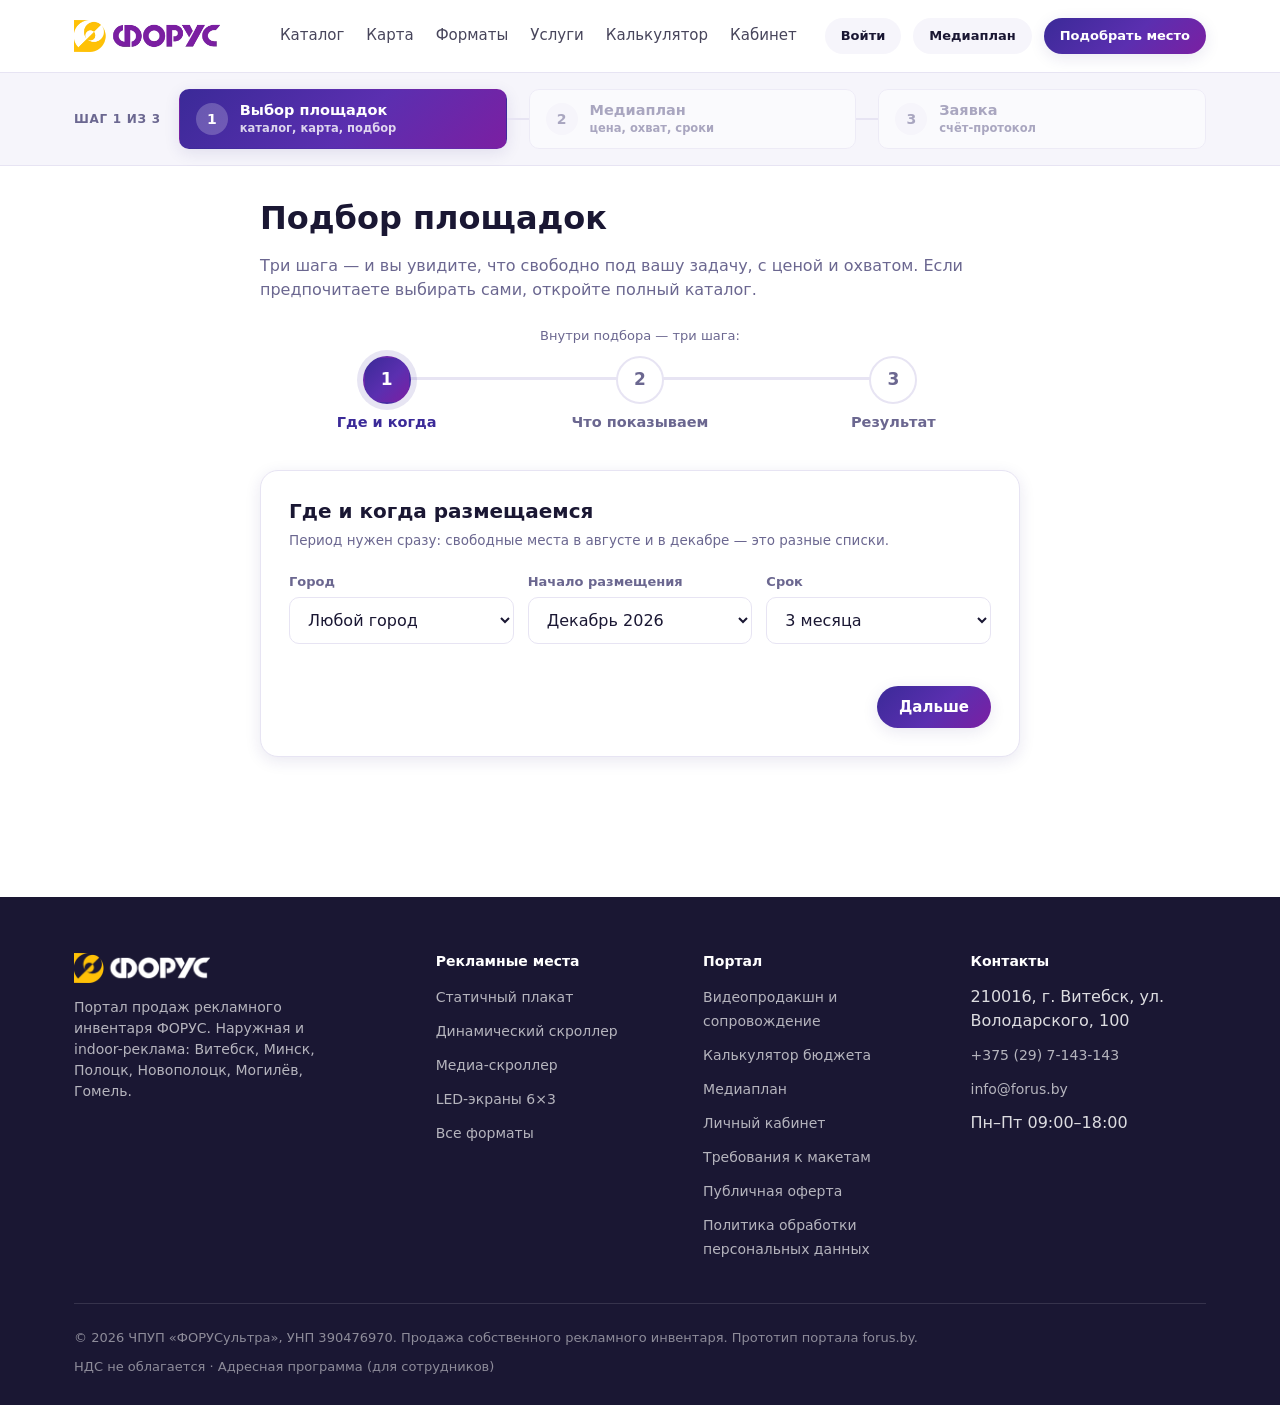
<file: podbor.html>
<!DOCTYPE html>
<html lang="ru">
<head>
<meta charset="UTF-8">
<meta name="viewport" content="width=device-width, initial-scale=1.0">
<title>Подбор рекламных площадок за 3 шага — ФОРУС</title>
<meta name="description" content="Подберите рекламу в Витебске, Полоцке, Минске, Могилёве, Гомеле и Новополоцке за три шага: город и период, формат и бюджет, готовый список свободных площадок с охватом.">
<link rel="stylesheet" href="assets/css/base.css">
<style>
.wiz { max-width:760px; margin:0 auto; }
/* Шаги мастера — главный ориентир на этой странице, поэтому крупные:
   номер 44 px, подпись жирная, активный шаг с фирменным ободком. */
.wiz-nav { display:flex; gap:0; margin-bottom:36px; }
.wiz-nav .n { flex:1; text-align:center; position:relative; padding-top:56px; font-size:14.5px; color:var(--muted); font-weight:700; }
.wiz-nav .n::before {
  content:attr(data-n); position:absolute; top:0; left:50%; transform:translateX(-50%);
  width:44px; height:44px; border-radius:50%; background:#fff; color:var(--muted);
  border:2px solid var(--line);
  display:flex; align-items:center; justify-content:center; font-size:17px; font-weight:800; z-index:2;
}
.wiz-nav .n::after { content:""; position:absolute; top:21px; left:-50%; width:100%; height:3px; background:var(--line); z-index:1; }
.wiz-nav .n:first-child::after { display:none; }
.wiz-nav .n.active { color:var(--violet); }
.wiz-nav .n.active::before {
  background:var(--grad); color:#fff; border-color:transparent;
  box-shadow:0 0 0 6px rgba(59,42,152,.12);
}
.wiz-nav .n.done { color:var(--green); }
.wiz-nav .n.done::before { content:"✓"; background:var(--green); color:#fff; border-color:transparent; }
.wiz-nav .n.done::after { background:var(--green); }
@media (max-width: 640px) { .wiz-nav .n { font-size:12.5px; padding-top:50px; } .wiz-nav .n::before { width:38px; height:38px; font-size:15px; } }
.wiz-stage { display:none; }
.wiz-stage.active { display:block; }
.wiz-card { padding:28px; }
.wiz-card h2 { font-size:20px; margin-bottom:6px; }
.wiz-card .hint { color:var(--muted); font-size:13.5px; margin-bottom:22px; }
.fmt-pick { display:grid; grid-template-columns:1fr 1fr; gap:12px; }
.fmt-pick label {
  display:flex; gap:12px; align-items:flex-start; padding:14px 16px;
  border:1.5px solid var(--line); border-radius:var(--radius-sm); cursor:pointer; transition:border-color .15s, background .15s;
}
.fmt-pick label:hover { border-color:var(--violet); }
.fmt-pick input { margin-top:3px; flex-shrink:0; }
.fmt-pick .t { font-weight:600; font-size:14px; display:block; }
.fmt-pick .d { font-size:12.5px; color:var(--muted); display:block; margin-top:3px; }
.fmt-pick .p { font-size:12.5px; font-weight:600; color:var(--violet); display:block; margin-top:5px; }
.wiz-actions { display:flex; justify-content:space-between; gap:12px; margin-top:26px; }
.res-item { display:flex; gap:14px; align-items:center; padding:12px 14px; border:1px solid var(--line); border-radius:var(--radius-sm); margin-bottom:10px; }
.res-item .info { flex:1; min-width:0; }
.res-item h4 { font-size:14px; margin:0 0 3px; }
.res-item .meta { font-size:12px; color:var(--muted); }
.res-item .price { font-weight:700; font-size:14px; white-space:nowrap; }
.res-sum { display:flex; gap:26px; flex-wrap:wrap; background:var(--bg-soft); border-radius:var(--radius-sm); padding:18px 22px; margin-bottom:20px; }
.res-sum b { display:block; font-size:20px; }
.res-sum span { font-size:12px; color:var(--muted); }
.err { color:var(--red); font-size:13px; margin-top:10px; }
@media (max-width:640px){ .fmt-pick { grid-template-columns:1fr; } .wiz-nav .n { font-size:11.5px; } }
</style>
</head>
<body>
<a href="#main" class="skip-link">Перейти к содержимому</a>
<header id="site-header" class="site-header"></header>
<div id="site-steps" class="site-steps" data-step="1"></div>

<main id="main" class="container" style="padding:32px 24px 60px">
  <div class="wiz">
    <h1>Подбор площадок</h1>
    <p class="muted mb-24">Три шага — и вы увидите, что свободно под вашу задачу, с ценой и охватом. Если предпочитаете выбирать сами, откройте <a href="catalog.html">полный каталог</a>.</p>

    <!-- Подпись нужна: выше идёт сквозная полоса «Шаг 1 из 3», и без неё
         два ряда с номерами 1-2-3 читаются как противоречие. -->
    <p class="text-sm muted" style="text-align:center;margin-bottom:10px">Внутри подбора — три шага:</p>
    <div class="wiz-nav">
      <div class="n active" id="n1" data-n="1">Где и когда</div>
      <div class="n" id="n2" data-n="2">Что показываем</div>
      <div class="n" id="n3" data-n="3">Результат</div>
    </div>

    <!-- Шаг 1 -->
    <section class="wiz-stage active" id="w1">
      <div class="card wiz-card">
        <h2>Где и когда размещаемся</h2>
        <p class="hint">Период нужен сразу: свободные места в августе и в декабре — это разные списки.</p>
        <div class="field-row">
          <div class="field">
            <label for="p-city">Город</label>
            <select id="p-city"><option value="">Любой город</option></select>
          </div>
          <div class="field">
            <label for="p-start">Начало размещения</label>
            <select id="p-start"></select>
          </div>
          <div class="field">
            <label for="p-months">Срок</label>
            <select id="p-months">
              <option value="1">1 месяц</option>
              <option value="2">2 месяца</option>
              <option value="3" selected>3 месяца</option>
              <option value="6">6 месяцев</option>
              <option value="12">12 месяцев</option>
            </select>
          </div>
        </div>
        <div class="err" id="e1" style="display:none"></div>
        <div class="wiz-actions">
          <span></span>
          <button class="btn btn-primary" id="to2">Дальше</button>
        </div>
      </div>
    </section>

    <!-- Шаг 2 -->
    <section class="wiz-stage" id="w2">
      <div class="card wiz-card">
        <h2>Что показываем</h2>
        <p class="hint">Отметьте подходящие форматы. Если не уверены — оставьте все, подбор сам расставит по цене за контакт.</p>
        <div class="fmt-pick" id="p-formats"></div>
        <div class="field mt-24" style="max-width:280px">
          <label for="p-budget">Бюджет на весь период, BYN</label>
          <input type="number" id="p-budget" min="0" step="50" placeholder="не ограничен">
        </div>
        <div class="err" id="e2" style="display:none"></div>
        <div class="wiz-actions">
          <button class="btn btn-ghost" id="back1">Назад</button>
          <button class="btn btn-primary" id="to3">Показать площадки</button>
        </div>
      </div>
    </section>

    <!-- Шаг 3 -->
    <section class="wiz-stage" id="w3">
      <div class="card wiz-card">
        <h2>Что подходит</h2>
        <p class="hint" id="res-hint"></p>
        <div class="res-sum" id="res-sum"></div>
        <div class="flex-between mb-24" style="align-items:center">
          <span class="text-sm muted" id="res-picked">Ничего не отмечено</span>
          <button class="btn btn-outline btn-sm" id="pick-all" type="button">Отметить все</button>
        </div>
        <div id="res-list"></div>
        <div id="res-empty" class="disclaimer" style="display:none">По этим условиям свободных мест не нашлось. Вернитесь назад и увеличьте бюджет, измените период или добавьте форматы.</div>
        <div class="wiz-actions">
          <button class="btn btn-ghost" id="back2">Назад</button>
          <button class="btn btn-primary" id="to-plan">Добавить выбранное в медиаплан</button>
        </div>
      </div>
    </section>
  </div>
</main>

<footer id="site-footer" class="site-footer"></footer>

<script src="assets/js/data.js"></script>
<script src="assets/js/occupancy.js"></script>
<script src="assets/js/locations.js"></script>
<script src="assets/js/utils.js"></script>
<script src="assets/js/auth.js"></script>
<script src="assets/js/layout.js"></script>
<script src="assets/js/podbor.js"></script>
</body>
</html>
</file>
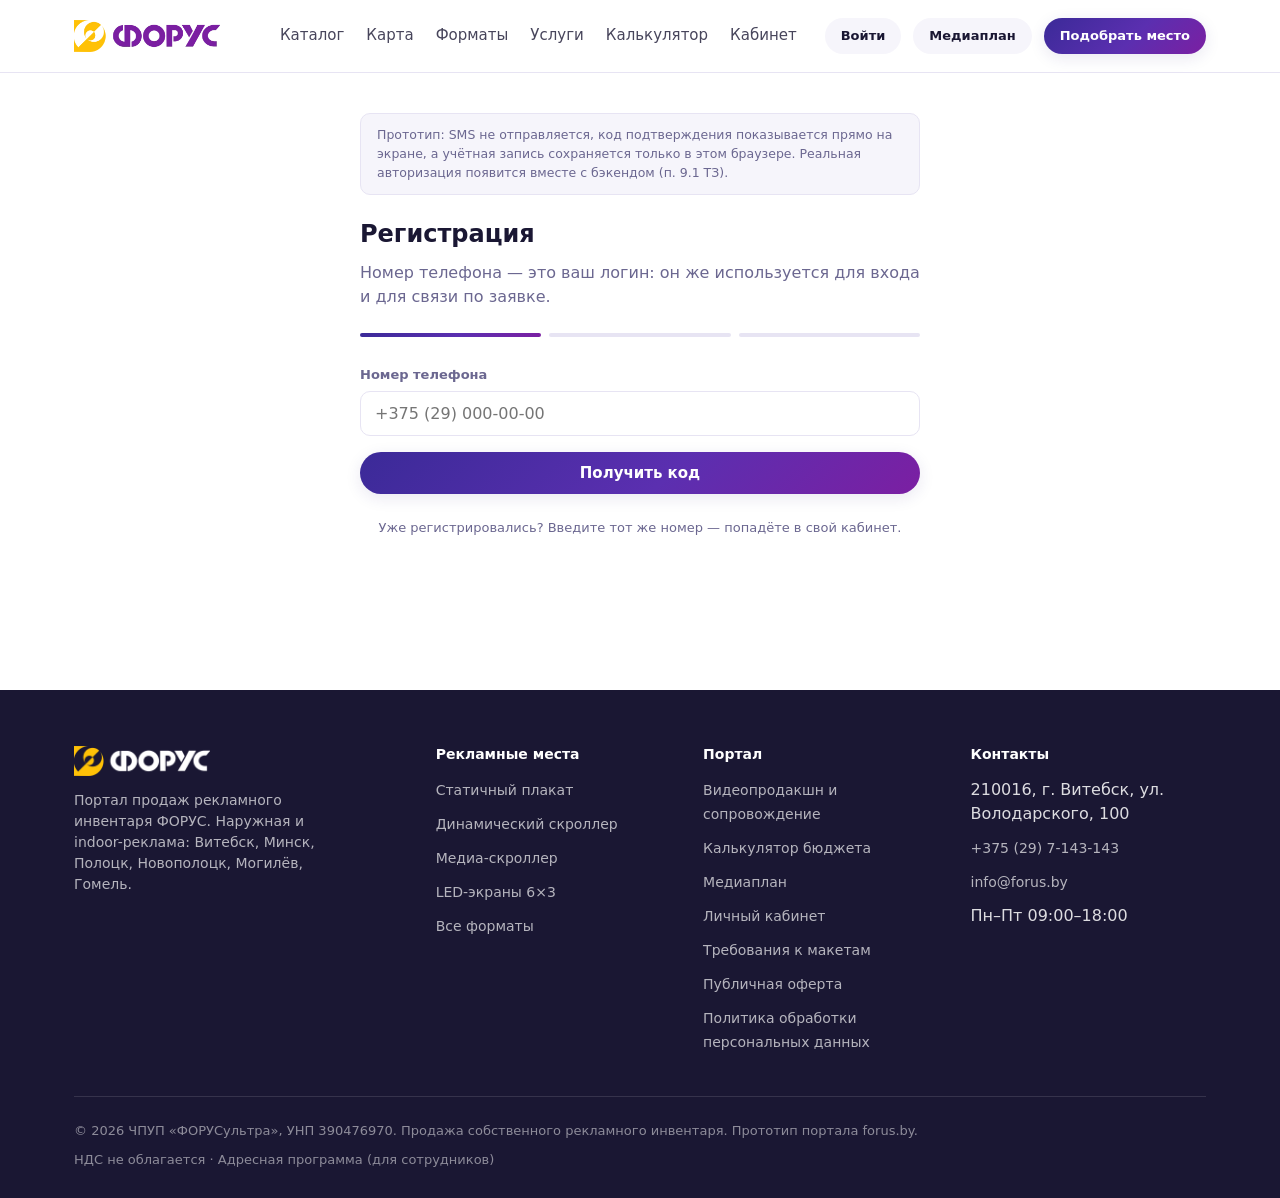
<file: register.html>
<!DOCTYPE html>
<html lang="ru">
<head>
<meta charset="UTF-8">
<meta name="viewport" content="width=device-width, initial-scale=1.0">
<title>Регистрация и вход — ФОРУС</title>
<meta name="description" content="Регистрация по номеру телефона для оформления заявок на размещение рекламы и доступа к личному кабинету.">
<link rel="stylesheet" href="assets/css/base.css">
<style>
.reg-wrap { max-width:560px; margin:0 auto; }
.reg-steps { display:flex; gap:8px; margin-bottom:28px; }
.reg-steps div { flex:1; height:4px; border-radius:99px; background:var(--line); }
.reg-steps div.done { background:var(--green); }
.reg-steps div.active { background:var(--grad); }
.reg-stage { display:none; }
.reg-stage.active { display:block; }
.code-hint { background:var(--bg-soft); border:1px dashed var(--line); border-radius:var(--radius-sm); padding:12px 16px; font-size:13px; margin:14px 0; }
.code-hint b { font-size:19px; letter-spacing:.18em; color:var(--violet); }
.code-input { letter-spacing:.4em; font-size:20px; text-align:center; font-weight:700; }
.consent { display:flex; gap:10px; align-items:flex-start; font-size:12.5px; margin-bottom:10px; }
.consent input { margin-top:3px; flex-shrink:0; }
.acct { background:var(--bg-soft); border-radius:var(--radius-sm); padding:18px 20px; font-size:13.5px; }
.acct dt { color:var(--muted); font-size:12px; margin-top:8px; }
.acct dd { margin:0; font-weight:600; }
.err { color:var(--red); font-size:12.5px; margin-top:6px; }
</style>
</head>
<body>
<a href="#main" class="skip-link">Перейти к содержимому</a>
<header id="site-header" class="site-header"></header>

<main id="main" class="container" style="padding:40px 24px 60px">
  <div class="reg-wrap">
    <div class="disclaimer mb-24">Прототип: SMS не отправляется, код подтверждения показывается прямо на экране, а учётная запись сохраняется только в этом браузере. Реальная авторизация появится вместе с бэкендом (п. 9.1 ТЗ).</div>

    <!-- Уже вошли -->
    <section id="stage-account" class="reg-stage">
      <h1>Вы вошли</h1>
      <p class="muted mb-24">Заявки будут оформляться от этой учётной записи.</p>
      <dl class="acct" id="acct-info"></dl>
      <div class="flex gap-12 mt-24" style="flex-wrap:wrap">
        <a href="cabinet.html" class="btn btn-primary">Личный кабинет</a>
        <a href="catalog.html" class="btn btn-outline">Подобрать площадку</a>
        <button class="btn btn-ghost" id="btn-logout">Выйти</button>
      </div>
    </section>

    <!-- Регистрация / вход -->
    <section id="stage-form">
      <h1 id="reg-title">Регистрация</h1>
      <p class="muted mb-24" id="reg-sub">Номер телефона — это ваш логин: он же используется для входа и для связи по заявке.</p>

      <div class="reg-steps">
        <div id="bar-1" class="active"></div>
        <div id="bar-2"></div>
        <div id="bar-3"></div>
      </div>

      <!-- Шаг 1: телефон -->
      <div class="reg-stage active" id="stage-1">
        <div class="field">
          <label for="r-phone">Номер телефона</label>
          <input type="tel" id="r-phone" placeholder="+375 (29) 000-00-00" autocomplete="tel">
          <div class="err" id="err-phone" style="display:none"></div>
        </div>
        <button class="btn btn-primary btn-block" id="btn-send-code">Получить код</button>
        <p class="text-sm muted text-center mt-24">Уже регистрировались? Введите тот же номер — попадёте в свой кабинет.</p>
      </div>

      <!-- Шаг 2: код -->
      <div class="reg-stage" id="stage-2">
        <div class="code-hint">
          Код для номера <span id="code-phone"></span>: <b id="code-value"></b><br>
          <span class="muted">В рабочей версии он придёт SMS-сообщением.</span>
        </div>
        <div class="field">
          <label for="r-code">Код из четырёх цифр</label>
          <input type="text" id="r-code" class="code-input" maxlength="4" inputmode="numeric" autocomplete="one-time-code">
          <div class="err" id="err-code" style="display:none"></div>
        </div>
        <button class="btn btn-primary btn-block" id="btn-check-code">Подтвердить</button>
        <button class="btn btn-ghost btn-block mt-24" id="btn-back-1">Изменить номер</button>
      </div>

      <!-- Шаг 3: профиль -->
      <div class="reg-stage" id="stage-3">
        <div class="field">
          <label for="r-type">Тип плательщика</label>
          <select id="r-type">
            <option value="legal">Юридическое лицо</option>
            <option value="ip">Индивидуальный предприниматель</option>
            <option value="person">Физическое лицо</option>
          </select>
        </div>
        <div class="field-row" id="row-unp">
          <div class="field">
            <label for="r-unp">УНП</label>
            <input type="text" id="r-unp" maxlength="9" inputmode="numeric" placeholder="9 цифр">
          </div>
          <div class="field">
            <label for="r-company">Наименование</label>
            <input type="text" id="r-company" placeholder="Определится по УНП">
          </div>
        </div>
        <div class="field">
          <label for="r-name">Контактное лицо</label>
          <input type="text" id="r-name" placeholder="Имя и фамилия" autocomplete="name">
        </div>
        <div class="field">
          <label for="r-email">Электронная почта</label>
          <input type="email" id="r-email" placeholder="mail@example.by" autocomplete="email">
        </div>
        <div class="field" id="row-address">
          <label for="r-address">Адрес доставки документов</label>
          <input type="text" id="r-address" placeholder="Индекс, город, улица, дом, офис">
        </div>

        <label class="consent">
          <input type="checkbox" id="r-consent-pd">
          <span>Согласен(на) на обработку персональных данных в соответствии с <a href="info.html#privacy" target="_blank">политикой обработки</a> <span style="color:var(--red)">*</span></span>
        </label>
        <label class="consent">
          <input type="checkbox" id="r-consent-offer">
          <span>Принимаю условия <a href="info.html#offer" target="_blank">публичной оферты</a> <span style="color:var(--red)">*</span></span>
        </label>
        <label class="consent">
          <input type="checkbox" id="r-consent-mk">
          <span>Согласен(на) на получение информационных рассылок о свободных местах и акциях</span>
        </label>
        <div class="err" id="err-profile" style="display:none"></div>

        <button class="btn btn-primary btn-block mt-24" id="btn-register">Завершить регистрацию</button>
        <p class="text-sm muted mt-24">Согласия на услуги и на рассылки запрашиваются раздельно и не предустановлены — требование Закона № 99-З «О защите персональных данных».</p>
      </div>
    </section>
  </div>
</main>

<footer id="site-footer" class="site-footer"></footer>

<script src="assets/js/data.js"></script>
<script src="assets/js/occupancy.js"></script>
<script src="assets/js/locations.js"></script>
<script src="assets/js/utils.js"></script>
<script src="assets/js/auth.js"></script>
<script src="assets/js/layout.js"></script>
<script src="assets/js/register.js"></script>
</body>
</html>
</file>
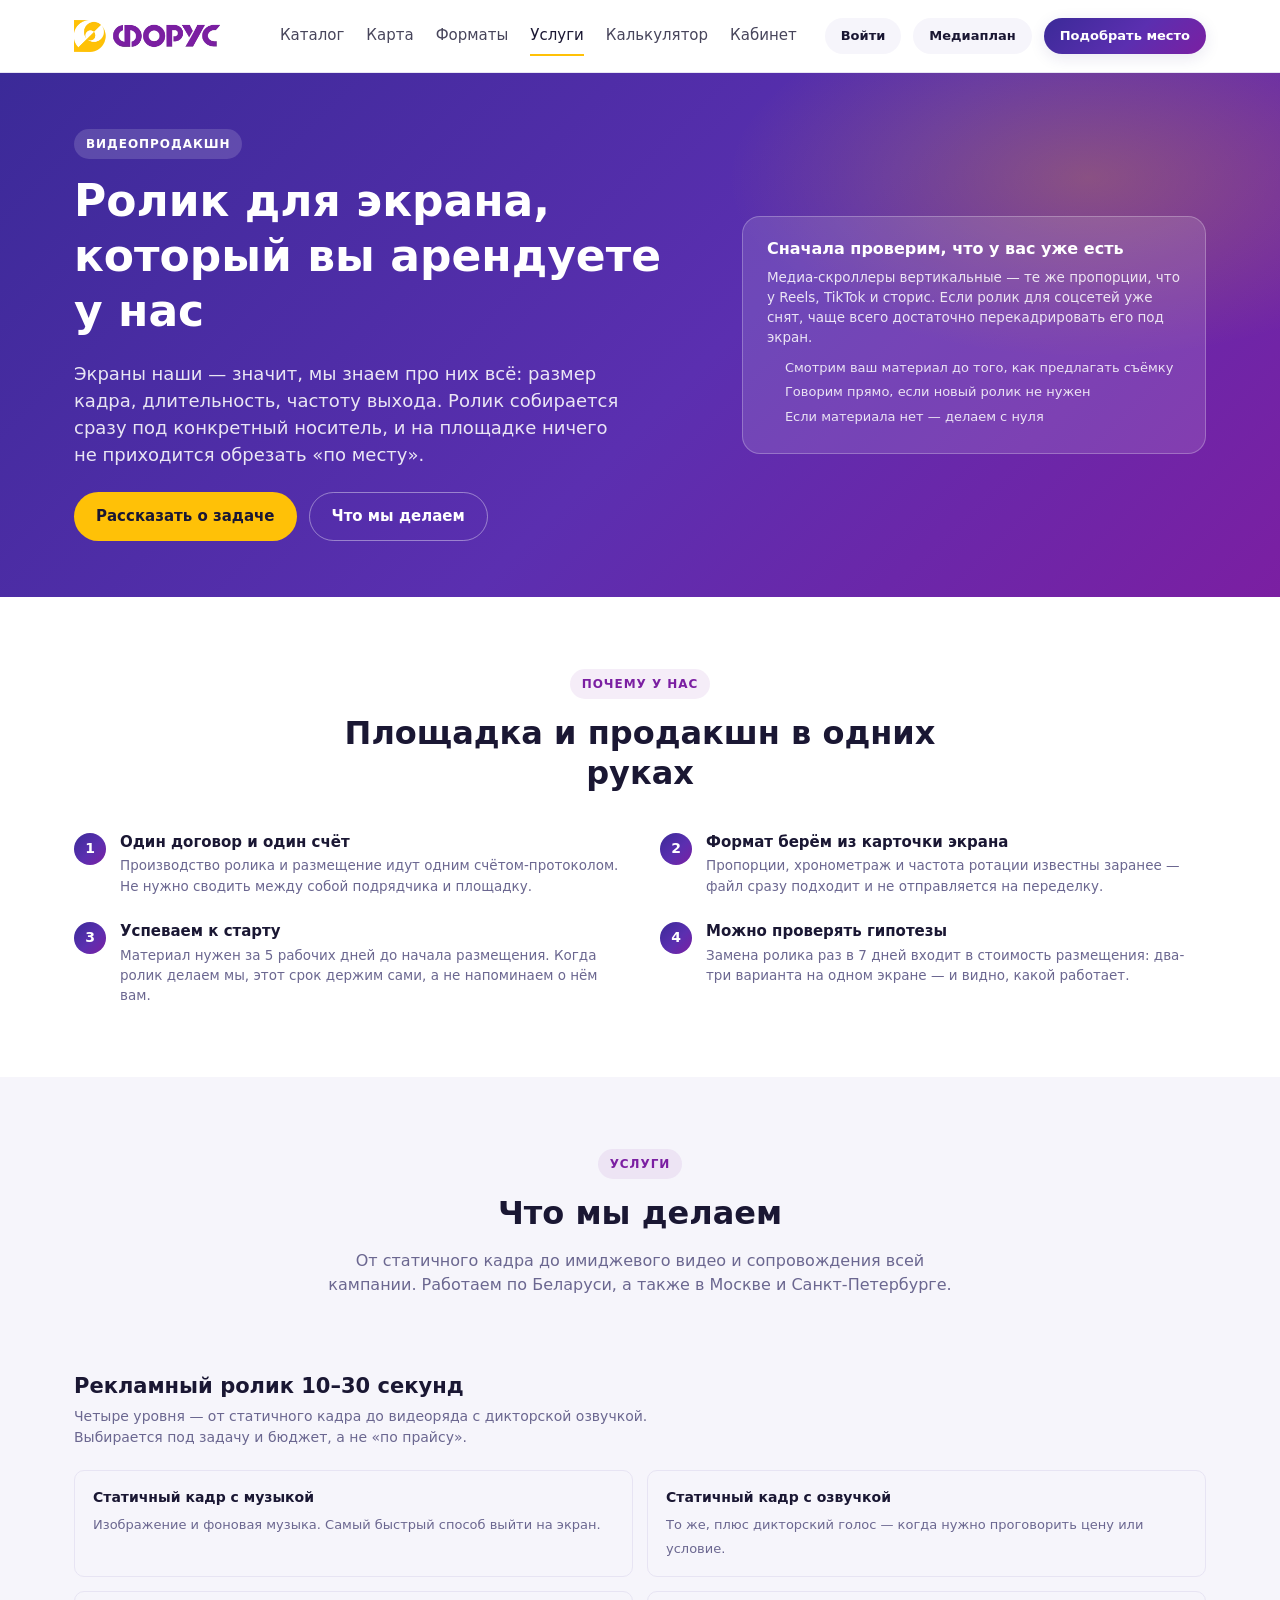
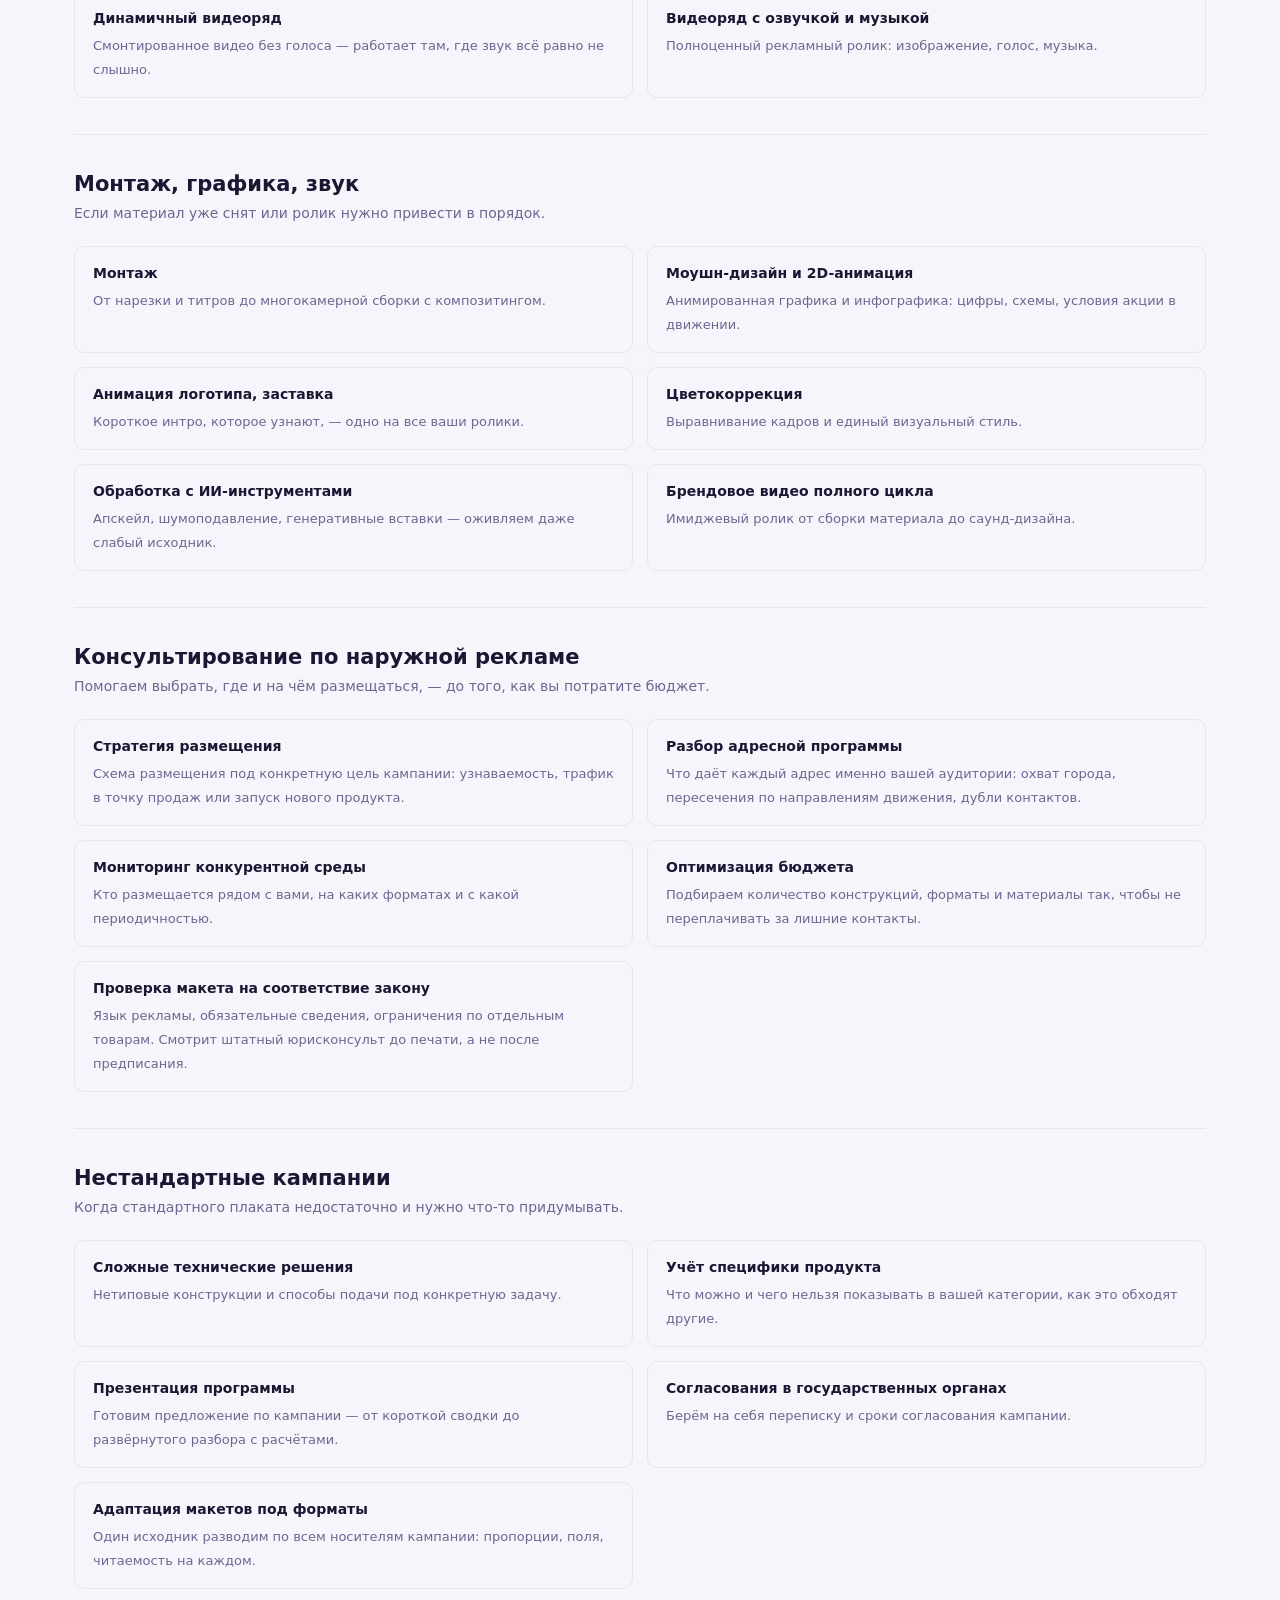
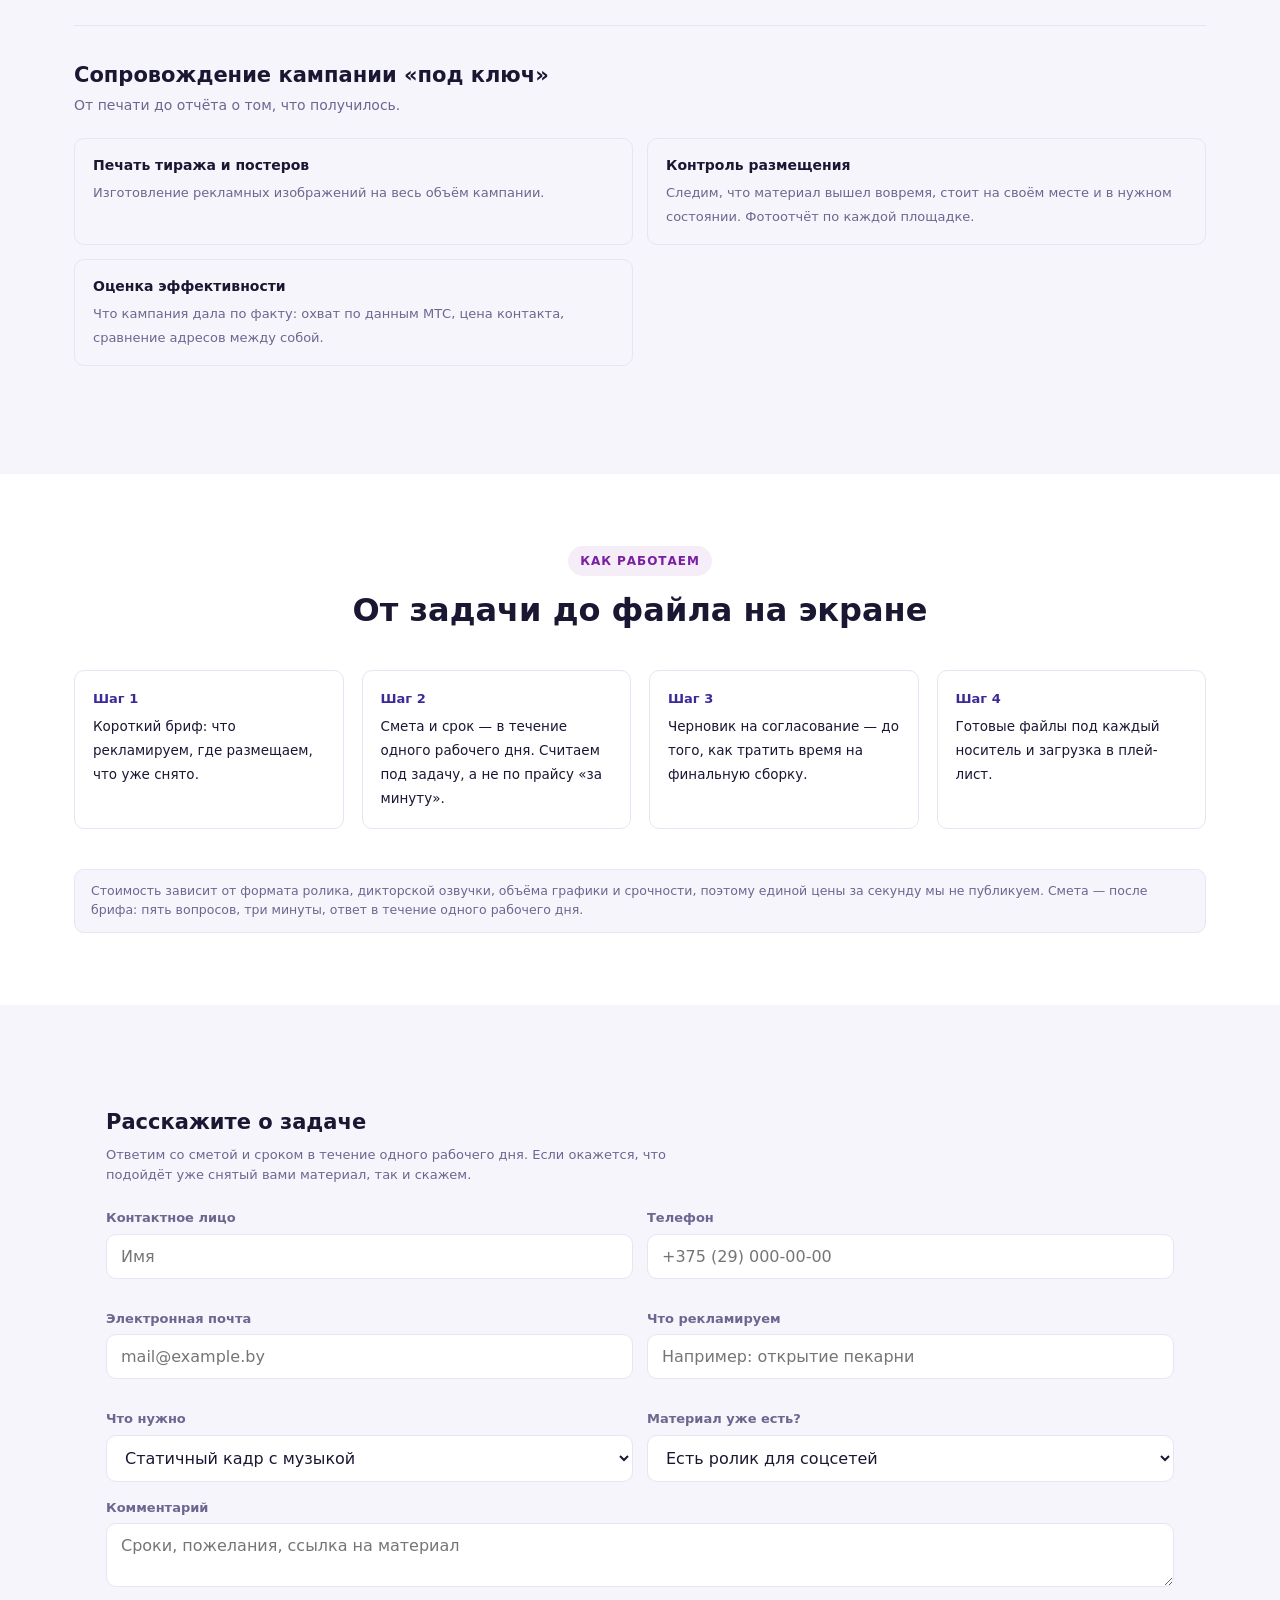
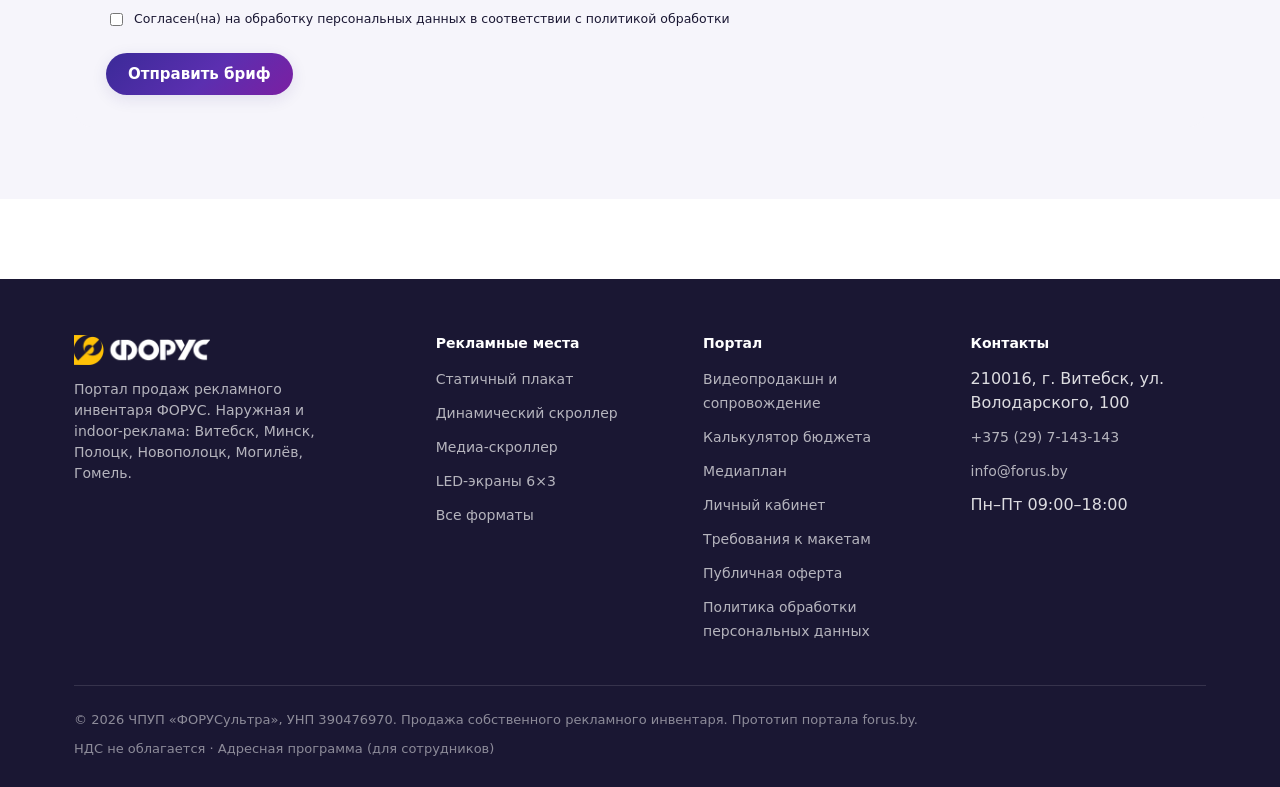
<file: services.html>
<!DOCTYPE html>
<html lang="ru">
<head>
<meta charset="UTF-8">
<meta name="viewport" content="width=device-width, initial-scale=1.0">
<title>Видеопродакшн и сопровождение кампаний — ФОРУС</title>
<meta name="description" content="Изготовление рекламных роликов под конкретный экран, монтаж, моушн-дизайн, озвучка, а также стратегия размещения, юридическая проверка макета и кампания под ключ.">
<link rel="stylesheet" href="assets/css/base.css">
<style>
.svc-hero-wrap { display:grid; grid-template-columns:1.15fr .85fr; gap:40px; align-items:center; }
.svc-card { background:rgba(255,255,255,.12); border:1px solid rgba(255,255,255,.25); border-radius:var(--radius); padding:22px 24px; }
.svc-card h3 { font-size:16px; color:#fff; margin-bottom:8px; }
.svc-card p { font-size:13.5px; color:rgba(255,255,255,.85); margin:0 0 10px; }
.svc-card ul { margin:0; padding-left:18px; font-size:13px; color:rgba(255,255,255,.85); }
.svc-card li { margin-bottom:5px; }
.svc-group { padding:36px 0; border-bottom:1px solid var(--line); }
.svc-group:last-of-type { border-bottom:none; }
.svc-group h2 { font-size:21px; margin-bottom:6px; }
.svc-group .lead-sm { font-size:14px; color:var(--muted); max-width:640px; margin-bottom:22px; }
.svc-list { display:grid; grid-template-columns:repeat(2,1fr); gap:14px; }
.svc-item { border:1px solid var(--line); border-radius:var(--radius-sm); padding:16px 18px; }
.svc-item b { display:block; font-size:14px; margin-bottom:4px; }
.svc-item span { font-size:13px; color:var(--muted); line-height:1.55; }
.why { display:grid; grid-template-columns:repeat(2,1fr); gap:26px 40px; }
.why .n { width:32px; height:32px; border-radius:50%; background:var(--grad); color:#fff; display:flex; align-items:center; justify-content:center; font-weight:700; font-size:14px; flex-shrink:0; }
.why-item { display:flex; gap:14px; align-items:flex-start; }
.why-item h4 { font-size:15px; margin-bottom:4px; }
.why-item p { font-size:13.5px; color:var(--muted); margin:0; }
.flow { display:grid; grid-template-columns:repeat(4,1fr); gap:18px; }
.flow .step-b { border:1px solid var(--line); border-radius:var(--radius-sm); padding:18px; }
.flow .step-b b { display:block; font-size:13px; color:var(--violet); margin-bottom:6px; }
.flow .step-b span { font-size:13.5px; }
.brief { background:var(--bg-soft); border-radius:var(--radius); padding:32px; }
.brief-grid { display:grid; grid-template-columns:1fr 1fr; gap:14px; }
@media (max-width: 980px) {
  .svc-hero-wrap { grid-template-columns:1fr; }
  .svc-list, .why, .brief-grid { grid-template-columns:1fr; }
  .flow { grid-template-columns:1fr 1fr; }
}
</style>
</head>
<body>
<a href="#main" class="skip-link">Перейти к содержимому</a>
<header id="site-header" class="site-header"></header>

<main id="main">
  <section class="hero" style="padding:56px 0">
    <div class="container inner svc-hero-wrap">
      <div>
        <span class="eyebrow" style="background:rgba(255,255,255,.15); color:#fff">Видеопродакшн</span>
        <h1 style="max-width:640px">Ролик для экрана, который вы арендуете у нас</h1>
        <p class="lead">Экраны наши — значит, мы знаем про них всё: размер кадра, длительность, частоту выхода. Ролик собирается сразу под конкретный носитель, и на площадке ничего не приходится обрезать «по месту».</p>
        <div class="flex gap-12 mt-24" style="flex-wrap:wrap">
          <a href="#brief" class="btn btn-gold">Рассказать о задаче</a>
          <a href="#services" class="btn btn-outline" style="border-color:rgba(255,255,255,.4); color:#fff">Что мы делаем</a>
        </div>
      </div>
      <div class="svc-card">
        <h3>Сначала проверим, что у вас уже есть</h3>
        <p>Медиа-скроллеры вертикальные — те же пропорции, что у Reels, TikTok и сторис. Если ролик для соцсетей уже снят, чаще всего достаточно перекадрировать его под экран.</p>
        <ul>
          <li>Смотрим ваш материал до того, как предлагать съёмку</li>
          <li>Говорим прямо, если новый ролик не нужен</li>
          <li>Если материала нет — делаем с нуля</li>
        </ul>
      </div>
    </div>
  </section>

  <section class="section">
    <div class="container">
      <div class="section-head">
        <span class="eyebrow">Почему у нас</span>
        <h2>Площадка и продакшн в одних руках</h2>
      </div>
      <div class="why">
        <div class="why-item"><span class="n">1</span><div><h4>Один договор и один счёт</h4><p>Производство ролика и размещение идут одним счётом-протоколом. Не нужно сводить между собой подрядчика и площадку.</p></div></div>
        <div class="why-item"><span class="n">2</span><div><h4>Формат берём из карточки экрана</h4><p>Пропорции, хронометраж и частота ротации известны заранее — файл сразу подходит и не отправляется на переделку.</p></div></div>
        <div class="why-item"><span class="n">3</span><div><h4>Успеваем к старту</h4><p>Материал нужен за 5 рабочих дней до начала размещения. Когда ролик делаем мы, этот срок держим сами, а не напоминаем о нём вам.</p></div></div>
        <div class="why-item"><span class="n">4</span><div><h4>Можно проверять гипотезы</h4><p>Замена ролика раз в 7 дней входит в стоимость размещения: два-три варианта на одном экране — и видно, какой работает.</p></div></div>
      </div>
    </div>
  </section>

  <section class="section section-soft" id="services">
    <div class="container">
      <div class="section-head">
        <span class="eyebrow">Услуги</span>
        <h2>Что мы делаем</h2>
        <p>От статичного кадра до имиджевого видео и сопровождения всей кампании. Работаем по Беларуси, а также в Москве и Санкт-Петербурге.</p>
      </div>
      <div id="svc-groups"></div>
    </div>
  </section>

  <section class="section">
    <div class="container">
      <div class="section-head">
        <span class="eyebrow">Как работаем</span>
        <h2>От задачи до файла на экране</h2>
      </div>
      <div class="flow">
        <div class="step-b"><b>Шаг 1</b><span>Короткий бриф: что рекламируем, где размещаем, что уже снято.</span></div>
        <div class="step-b"><b>Шаг 2</b><span>Смета и срок — в течение одного рабочего дня. Считаем под задачу, а не по прайсу «за минуту».</span></div>
        <div class="step-b"><b>Шаг 3</b><span>Черновик на согласование — до того, как тратить время на финальную сборку.</span></div>
        <div class="step-b"><b>Шаг 4</b><span>Готовые файлы под каждый носитель и загрузка в плей-лист.</span></div>
      </div>
      <div class="disclaimer mt-40">Стоимость зависит от формата ролика, дикторской озвучки, объёма графики и срочности, поэтому единой цены за секунду мы не публикуем. Смета — после брифа: пять вопросов, три минуты, ответ в течение одного рабочего дня.</div>
    </div>
  </section>

  <section class="section section-soft" id="brief">
    <div class="container">
      <div class="brief">
        <h2 style="font-size:21px">Расскажите о задаче</h2>
        <p class="muted text-sm" style="max-width:620px">Ответим со сметой и сроком в течение одного рабочего дня. Если окажется, что подойдёт уже снятый вами материал, так и скажем.</p>
        <div class="brief-grid mt-24">
          <div class="field"><label>Контактное лицо</label><input id="b-name" placeholder="Имя"></div>
          <div class="field"><label>Телефон</label><input id="b-phone" placeholder="+375 (29) 000-00-00"></div>
          <div class="field"><label>Электронная почта</label><input id="b-email" type="email" placeholder="mail@example.by"></div>
          <div class="field"><label>Что рекламируем</label><input id="b-subject" placeholder="Например: открытие пекарни"></div>
          <div class="field">
            <label>Что нужно</label>
            <select id="b-kind"></select>
          </div>
          <div class="field">
            <label>Материал уже есть?</label>
            <select id="b-source">
              <option value="Есть ролик для соцсетей">Есть ролик для соцсетей</option>
              <option value="Есть отснятый материал">Есть отснятый материал</option>
              <option value="Есть только логотип и фото">Есть только логотип и фото</option>
              <option value="Ничего нет">Ничего нет</option>
            </select>
          </div>
        </div>
        <div class="field"><label>Комментарий</label><textarea id="b-comment" rows="2" placeholder="Сроки, пожелания, ссылка на материал"></textarea></div>
        <label class="flex gap-8" style="align-items:flex-start; font-size:12.5px">
          <input type="checkbox" id="b-consent" style="margin-top:3px">
          <span>Согласен(на) на обработку персональных данных в соответствии с <a href="info.html#privacy">политикой обработки</a></span>
        </label>
        <button class="btn btn-primary mt-24" id="b-submit">Отправить бриф</button>
        <div id="b-success" class="disclaimer mt-24" style="display:none"></div>
      </div>
    </div>
  </section>
</main>

<footer id="site-footer" class="site-footer"></footer>

<script src="assets/js/data.js"></script>
<script src="assets/js/occupancy.js"></script>
<script src="assets/js/locations.js"></script>
<script src="assets/js/utils.js"></script>
<script src="assets/js/auth.js"></script>
<script src="assets/js/layout.js"></script>
<script>
RL_LAYOUT.render("services.html");

// Состав услуг берётся из data.js — прайс-листы меняются, а страница нет.
(function () {
  document.getElementById("svc-groups").innerHTML = RL.services.map(function (g) {
    var items = g.items.map(function (x) {
      return '<div class="svc-item"><b>' + RL_UTIL.escapeHtml(x[0]) + "</b><span>" + RL_UTIL.escapeHtml(x[1]) + "</span></div>";
    }).join("");
    return (
      '<div class="svc-group" id="' + g.id + '">' +
        "<h2>" + RL_UTIL.escapeHtml(g.title) + "</h2>" +
        '<p class="lead-sm">' + RL_UTIL.escapeHtml(g.lead) + "</p>" +
        '<div class="svc-list">' + items + "</div>" +
      "</div>"
    );
  }).join("");

  // Варианты в брифе — те же услуги, чтобы список не пришлось поддерживать дважды.
  // Группируем: 23 услуги сплошным списком выбирать неудобно.
  var kindSel = document.getElementById("b-kind");
  RL.services.forEach(function (g) {
    var og = document.createElement("optgroup");
    og.label = g.title;
    g.items.forEach(function (x) {
      var o = document.createElement("option");
      o.value = x[0];
      o.textContent = x[0];
      og.appendChild(o);
    });
    kindSel.appendChild(og);
  });
  var o = document.createElement("option");
  o.value = "Пока не знаю";
  o.textContent = "Пока не знаю — подскажите";
  kindSel.appendChild(o);
})();

(function () {
  var pre = RL_UTIL.qs("kind");
  if (pre) {
    var sel = document.getElementById("b-kind");
    for (var i = 0; i < sel.options.length; i++) {
      if (sel.options[i].value === pre) { sel.selectedIndex = i; break; }
    }
  }

  document.getElementById("b-submit").addEventListener("click", function () {
    var name = document.getElementById("b-name").value.trim();
    var phone = document.getElementById("b-phone").value.trim();
    var email = document.getElementById("b-email").value.trim();
    if (!name || !phone || !email) { alert("Заполните контактное лицо, телефон и e-mail."); return; }
    if (!document.getElementById("b-consent").checked) { alert("Необходимо согласие на обработку персональных данных."); return; }

    var num = "VP-" + new Date().getFullYear() + "-" + String(Math.floor(1000 + Math.random() * 9000));
    var subject = document.getElementById("b-subject").value.trim();
    RL_UTIL.ordersAdd({
      number: num,
      date: new Date().toISOString(),
      meta: "Видеопродакшн · " + document.getElementById("b-kind").value +
            " · материал: " + document.getElementById("b-source").value +
            (subject ? " · " + subject : ""),
      total: 0,
      status: "new",
      items: []
    });

    var ok = document.getElementById("b-success");
    ok.style.display = "block";
    ok.textContent = "Бриф № " + num + " отправлен. Смета и срок придут в течение одного рабочего дня; заявка уже видна в личном кабинете.";
    ["b-name", "b-phone", "b-email", "b-subject", "b-comment"].forEach(function (id) { document.getElementById(id).value = ""; });
    document.getElementById("b-consent").checked = false;
  });
})();
</script>
</body>
</html>
</file>
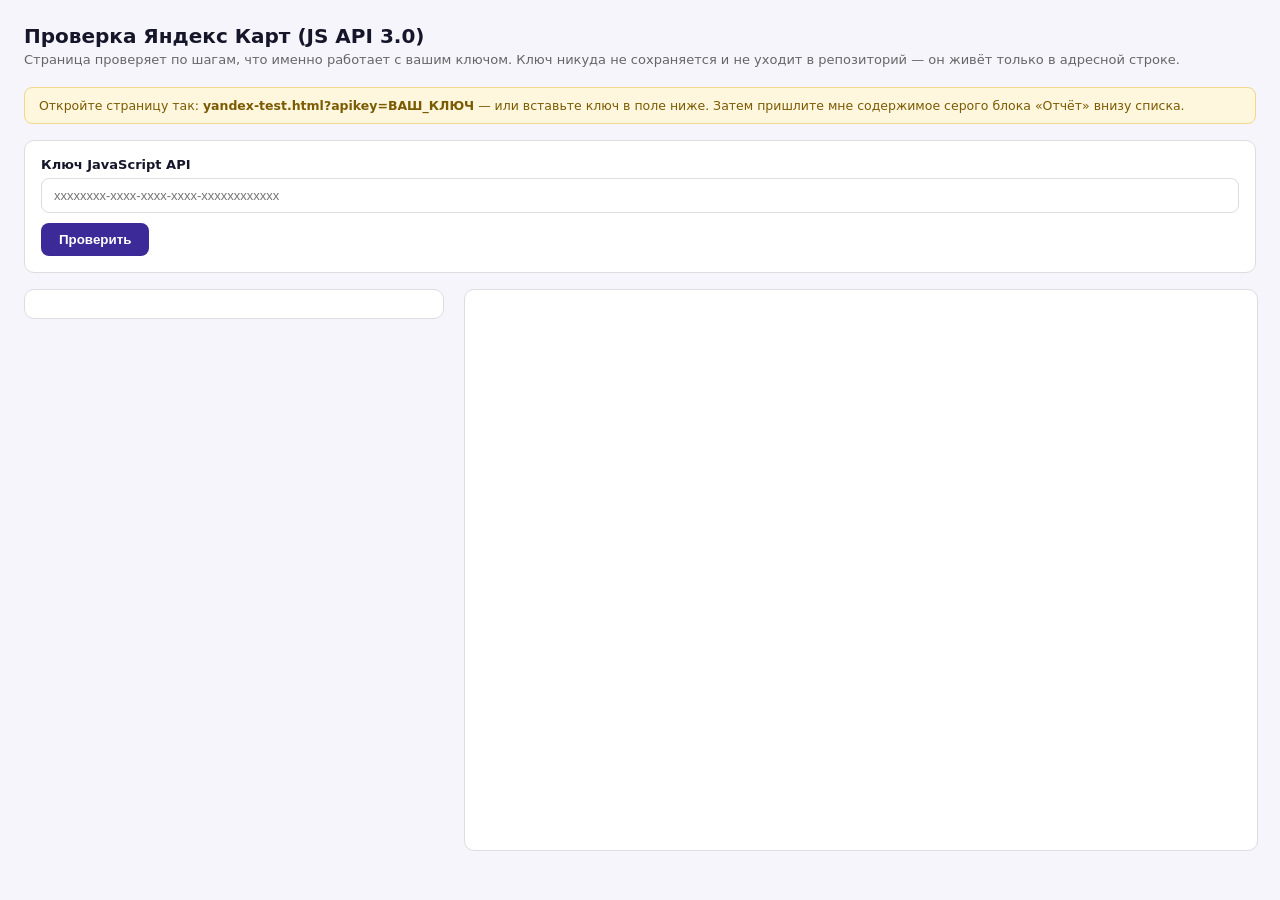
<file: yandex-test.html>
<!DOCTYPE html>
<html lang="ru">
<head>
<meta charset="UTF-8">
<meta name="viewport" content="width=device-width, initial-scale=1.0">
<title>Проверка Яндекс Карт — ФОРУС</title>
<style>
  body { font-family: system-ui, "Segoe UI", Arial, sans-serif; margin: 0; padding: 24px; background: #f6f5fb; color: #16162a; }
  h1 { font-size: 20px; margin: 0 0 4px; }
  .sub { color: #666; font-size: 13px; margin-bottom: 20px; }
  .wrap { display: grid; grid-template-columns: 420px 1fr; gap: 20px; align-items: start; }
  #log { background: #fff; border: 1px solid #ddd; border-radius: 10px; padding: 14px 16px; font-size: 13px; }
  #log .row { padding: 6px 0; border-bottom: 1px dashed #e5e5ef; display: flex; gap: 8px; align-items: flex-start; }
  #log .row:last-child { border-bottom: none; }
  .ok { color: #1f9d55; font-weight: 700; }
  .no { color: #c62828; font-weight: 700; }
  .wait { color: #9a6b00; font-weight: 700; }
  .what { flex: 1; }
  .det { color: #666; font-size: 12px; display: block; margin-top: 2px; word-break: break-word; }
  #map { width: 100%; height: 560px; border-radius: 10px; border: 1px solid #ddd; background: #fff; }
  .keyform { background: #fff; border: 1px solid #ddd; border-radius: 10px; padding: 16px; margin-bottom: 16px; }
  .keyform input { width: 100%; padding: 9px 12px; border: 1.5px solid #ddd; border-radius: 8px; font-size: 13px; box-sizing: border-box; }
  .keyform button { margin-top: 10px; padding: 9px 18px; border: none; border-radius: 8px; background: #3b2a98; color: #fff; font-weight: 600; cursor: pointer; }
  .note { background: #fff6de; border: 1px solid #f0d98a; border-radius: 8px; padding: 10px 14px; font-size: 12.5px; color: #7a5b00; margin-bottom: 16px; }
  #summary { margin-top: 14px; padding: 12px 14px; background: #eef; border-radius: 8px; font-size: 12.5px; display: none; white-space: pre-wrap; font-family: Consolas, monospace; }
  .marker-dot { width: 22px; height: 22px; border-radius: 50%; border: 2px solid #fff; box-shadow: 0 2px 6px rgba(0,0,0,.35); }
  .cluster-dot { min-width: 30px; height: 30px; border-radius: 50%; background: #3b2a98; color: #fff; border: 2px solid #fff;
                 display: flex; align-items: center; justify-content: center; font: 700 12px/1 system-ui; }
  .pop { background: #fff; border-radius: 8px; box-shadow: 0 4px 16px rgba(0,0,0,.25); padding: 10px 12px; font-size: 12.5px; width: 190px; transform: translate(-50%, -100%) translateY(-16px); }
</style>
</head>
<body>

<h1>Проверка Яндекс Карт (JS API 3.0)</h1>
<div class="sub">Страница проверяет по шагам, что именно работает с вашим ключом. Ключ никуда не сохраняется и не уходит в репозиторий — он живёт только в адресной строке.</div>

<div class="note">
  Откройте страницу так: <b>yandex-test.html?apikey=ВАШ_КЛЮЧ</b> — или вставьте ключ в поле ниже.
  Затем пришлите мне содержимое серого блока «Отчёт» внизу списка.
</div>

<div class="keyform" id="keyform">
  <label for="k" style="font-size:13px;font-weight:600;display:block;margin-bottom:6px">Ключ JavaScript API</label>
  <input type="text" id="k" placeholder="xxxxxxxx-xxxx-xxxx-xxxx-xxxxxxxxxxxx">
  <button id="go">Проверить</button>
</div>

<div class="wrap">
  <div>
    <div id="log"></div>
    <div id="summary"></div>
  </div>
  <div id="map"></div>
</div>

<script>
(function () {
  "use strict";

  var steps = [];
  var logEl = document.getElementById("log");

  function step(name) {
    var s = { name: name, state: "wait", detail: "" };
    steps.push(s);
    render();
    return {
      ok: function (d) { s.state = "ok"; s.detail = d || ""; render(); },
      fail: function (d) { s.state = "no"; s.detail = d || ""; render(); }
    };
  }
  function render() {
    logEl.innerHTML = steps.map(function (s) {
      var mark = s.state === "ok" ? '<span class="ok">✓</span>' : (s.state === "no" ? '<span class="no">✗</span>' : '<span class="wait">…</span>');
      return '<div class="row">' + mark + '<span class="what">' + s.name +
             (s.detail ? '<span class="det">' + s.detail + "</span>" : "") + "</span></div>";
    }).join("");
  }
  function summary() {
    var lines = steps.map(function (s) {
      return (s.state === "ok" ? "OK  " : s.state === "no" ? "FAIL" : "??  ") + "  " + s.name + (s.detail ? "  — " + s.detail : "");
    });
    lines.push("userAgent: " + navigator.userAgent);
    lines.push("origin: " + location.origin);
    var el = document.getElementById("summary");
    el.textContent = "ОТЧЁТ (пришлите этот текст):\n\n" + lines.join("\n");
    el.style.display = "block";
  }

  function getKey() {
    var p = new URLSearchParams(location.search).get("apikey");
    return p ? p.trim() : "";
  }

  document.getElementById("go").addEventListener("click", function () {
    var v = document.getElementById("k").value.trim();
    if (v) location.search = "?apikey=" + encodeURIComponent(v);
  });

  // Открытие файла двойным кликом даёт origin file://, который не совпадает ни с одним
  // разрешённым доменом ключа — Яндекс отклонит его до всякой проверки. Ловим это сразу.
  if (location.protocol === "file:") {
    var sFile = step("Способ открытия страницы");
    sFile.fail("Страница открыта как файл (origin: file://). Яндекс отклонит ключ независимо от настроек. " +
      "Запустите serve.ps1 в папке проекта и откройте http://localhost:8791/yandex-test.html?apikey=ВАШ_КЛЮЧ");
    summary();
    return;
  }

  var KEY = getKey();
  if (!KEY) return;
  document.getElementById("keyform").style.display = "none";

  // ---- 1. Загрузка библиотеки ----
  var sLoad = step("Загрузка api-maps.yandex.ru/v3 с ключом");
  var tag = document.createElement("script");
  tag.src = "https://api-maps.yandex.ru/v3/?apikey=" + encodeURIComponent(KEY) + "&lang=ru_RU";
  tag.onerror = function () {
    sLoad.fail("Скрипт не загрузился. Обычно это 403: ключ не принят с этого адреса. Откройте ссылку из тега напрямую в браузере — увидите текст ошибки.");
    summary();
  };
  tag.onload = function () {
    sLoad.ok("библиотека получена");
    boot();
  };
  document.head.appendChild(tag);

  function boot() {
    var sReady = step("ymaps3.ready");
    if (typeof window.ymaps3 === "undefined") {
      sReady.fail("глобальный объект ymaps3 не появился");
      summary();
      return;
    }
    ymaps3.ready.then(function () {
      sReady.ok("API инициализирован");
      buildMap();
    }).catch(function (e) {
      sReady.fail(String(e && e.message || e));
      summary();
    });
  }

  // Витебск: несколько реальных точек, включая две стороны в одной координате —
  // именно на них проверяется кластеризация.
  var POINTS = [
    { id: "S1-A", lng: 30.185855, lat: 55.195124, color: "#7b1fa2", title: "Вокзал 1 R · сторона A" },
    { id: "S1-B", lng: 30.185855, lat: 55.195124, color: "#3b2a98", title: "Вокзал 1 R · сторона B" },
    { id: "S6-A", lng: 30.203174, lat: 55.192466, color: "#e5ac04", title: "Замковая, 19 · сторона A" },
    { id: "S11-A", lng: 30.194721, lat: 55.194147, color: "#7b1fa2", title: "Кирова, 12 · сторона A" },
    { id: "S43-A", lng: 30.220090, lat: 55.170280, color: "#e5ac04", title: "Строителей, 15В · сторона A" }
  ];

  function buildMap() {
    var map, YM;
    var sMap = step("Создание карты (YMap + YMapDefaultSchemeLayer)");
    try {
      YM = ymaps3;
      map = new YM.YMap(document.getElementById("map"), {
        location: { center: [30.205, 55.19], zoom: 12 }
      });
      map.addChild(new YM.YMapDefaultSchemeLayer());
      sMap.ok("карта отрисована");
    } catch (e) {
      sMap.fail(String(e && e.message || e));
      summary();
      return;
    }

    var sFeat = step("Слой объектов (YMapDefaultFeaturesLayer)");
    try {
      map.addChild(new YM.YMapDefaultFeaturesLayer());
      sFeat.ok("слой добавлен");
    } catch (e) {
      sFeat.fail(String(e && e.message || e));
    }

    // ---- Своя метка с HTML внутри ----
    var sMarker = step("Своя метка: new YMapMarker({coordinates}, htmlElement)");
    var markerWorks = false;
    try {
      var el = document.createElement("div");
      el.className = "marker-dot";
      el.style.background = POINTS[2].color;
      map.addChild(new YM.YMapMarker({ coordinates: [POINTS[2].lng, POINTS[2].lat] }, el));
      markerWorks = true;
      sMarker.ok("метка принята вторым аргументом");
    } catch (e) {
      sMarker.fail(String(e && e.message || e));
    }

    // ---- Клик по метке ----
    var sClick = step("Клик по метке (onClick в props)");
    try {
      var el2 = document.createElement("div");
      el2.className = "marker-dot";
      el2.style.background = POINTS[3].color;
      el2.style.cursor = "pointer";
      var popup = null;
      var mk = new YM.YMapMarker({
        coordinates: [POINTS[3].lng, POINTS[3].lat],
        onClick: function () {
          if (popup) { map.removeChild(popup); popup = null; return; }
          var p = document.createElement("div");
          p.className = "pop";
          p.innerHTML = "<b>" + POINTS[3].title + "</b><br>Попап работает";
          popup = new YM.YMapMarker({ coordinates: [POINTS[3].lng, POINTS[3].lat] }, p);
          map.addChild(popup);
        }
      }, el2);
      map.addChild(mk);
      sClick.ok("обработчик назначен — нажмите фиолетовую метку на карте");
    } catch (e) {
      sClick.fail(String(e && e.message || e));
    }

    // ---- Кластеризация ----
    var sClus = step("Кластеризация: ymaps3.import('@yandex/ymaps3-clusterer@0.0.1')");
    if (!ymaps3.import) {
      sClus.fail("ymaps3.import отсутствует");
      summary();
      return;
    }
    ymaps3.import("@yandex/ymaps3-clusterer@0.0.1").then(function (pkg) {
      var names = Object.keys(pkg || {}).join(", ");
      try {
        var YMapClusterer = pkg.YMapClusterer, clusterByGrid = pkg.clusterByGrid;
        if (!YMapClusterer || !clusterByGrid) {
          sClus.fail("пакет загружен, но не нашлись YMapClusterer/clusterByGrid. Экспорт: " + names);
          summary();
          return;
        }
        var features = POINTS.map(function (p) {
          return { type: "Feature", id: p.id, geometry: { type: "Point", coordinates: [p.lng, p.lat] }, properties: { t: p.title, c: p.color } };
        });
        var clusterer = new YMapClusterer({
          method: clusterByGrid({ gridSize: 64 }),
          features: features,
          marker: function (f) {
            var d = document.createElement("div");
            d.className = "marker-dot";
            d.style.background = f.properties.c;
            d.title = f.properties.t;
            return new YM.YMapMarker({ coordinates: f.geometry.coordinates }, d);
          },
          cluster: function (coordinates, feats) {
            var d = document.createElement("div");
            d.className = "cluster-dot";
            d.textContent = feats.length;
            return new YM.YMapMarker({ coordinates: coordinates }, d);
          }
        });
        map.addChild(clusterer);
        sClus.ok("кластеризация работает. Экспорт пакета: " + names);
      } catch (e) {
        sClus.fail("ошибка при построении: " + String(e && e.message || e) + ". Экспорт: " + names);
      }
      summary();
    }).catch(function (e) {
      sClus.fail("пакет не загрузился: " + String(e && e.message || e));
      summary();
    });
  }
})();
</script>
</body>
</html>
</file>
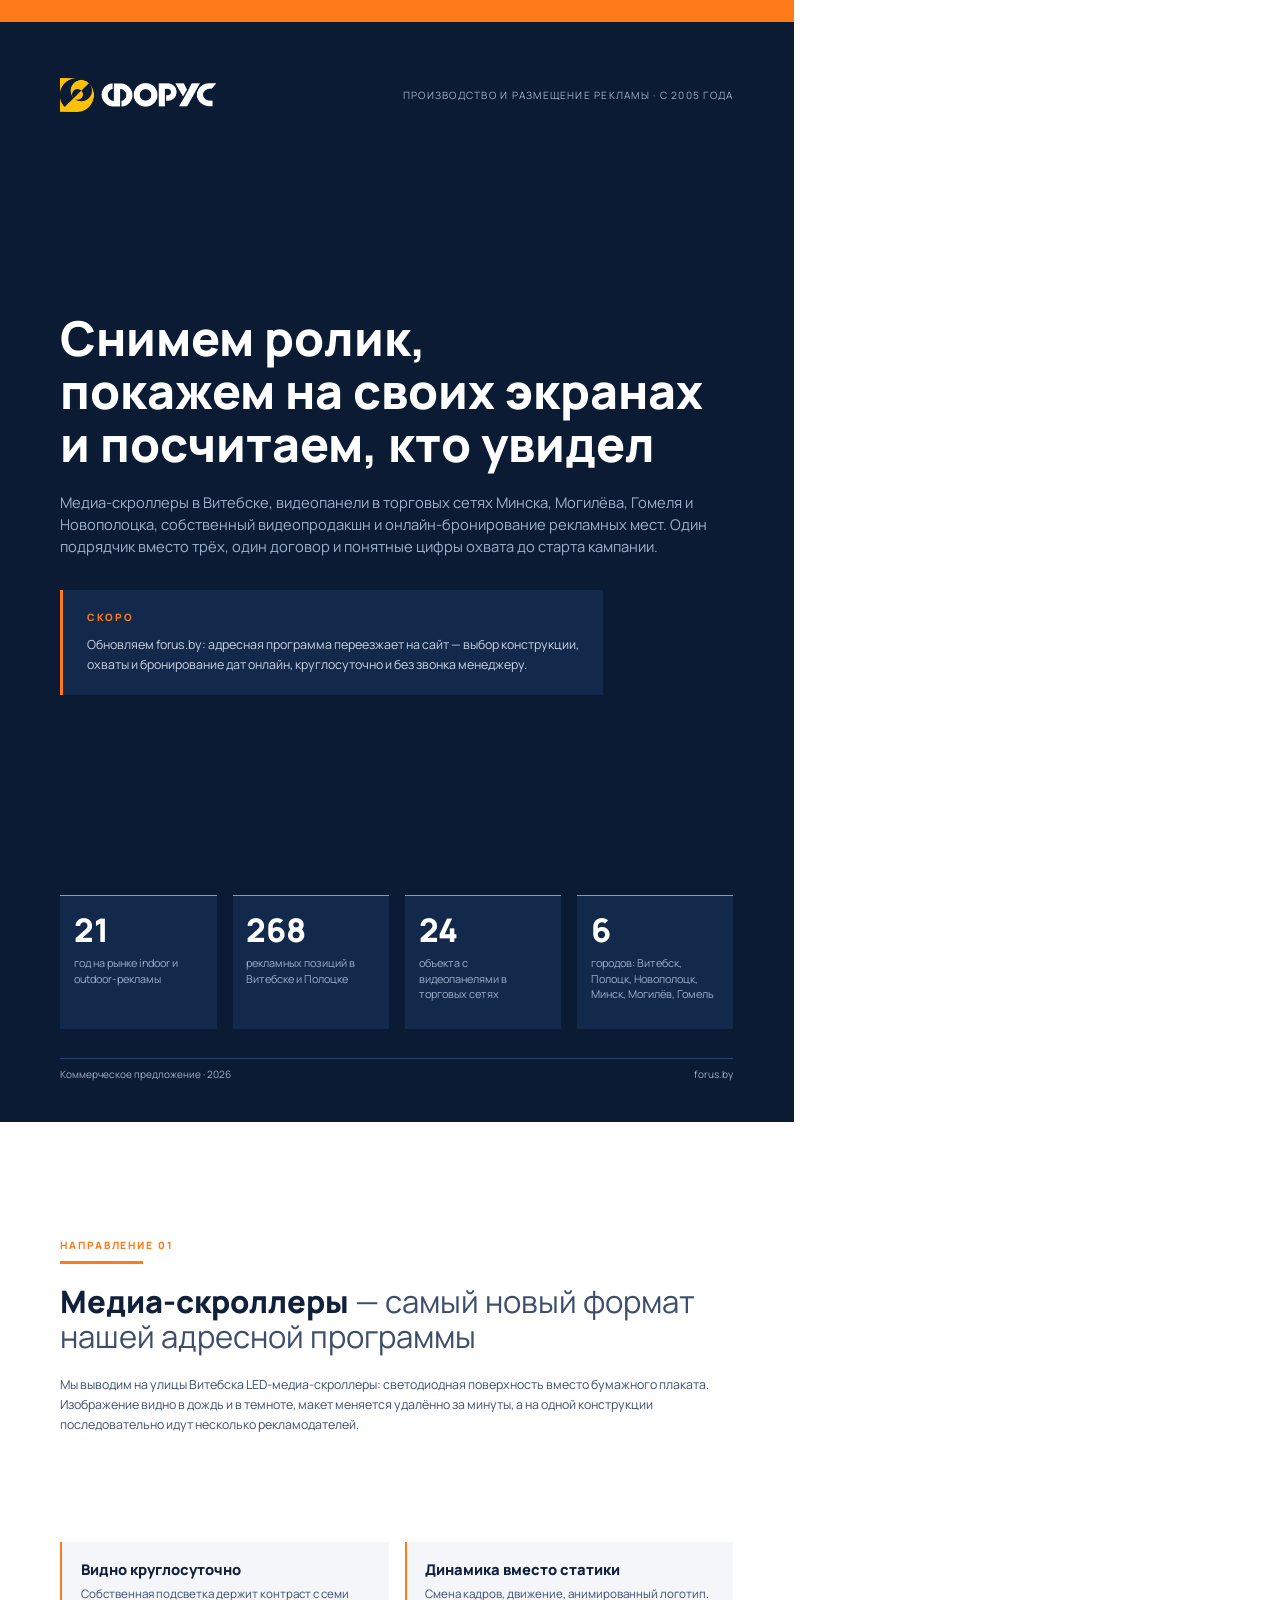
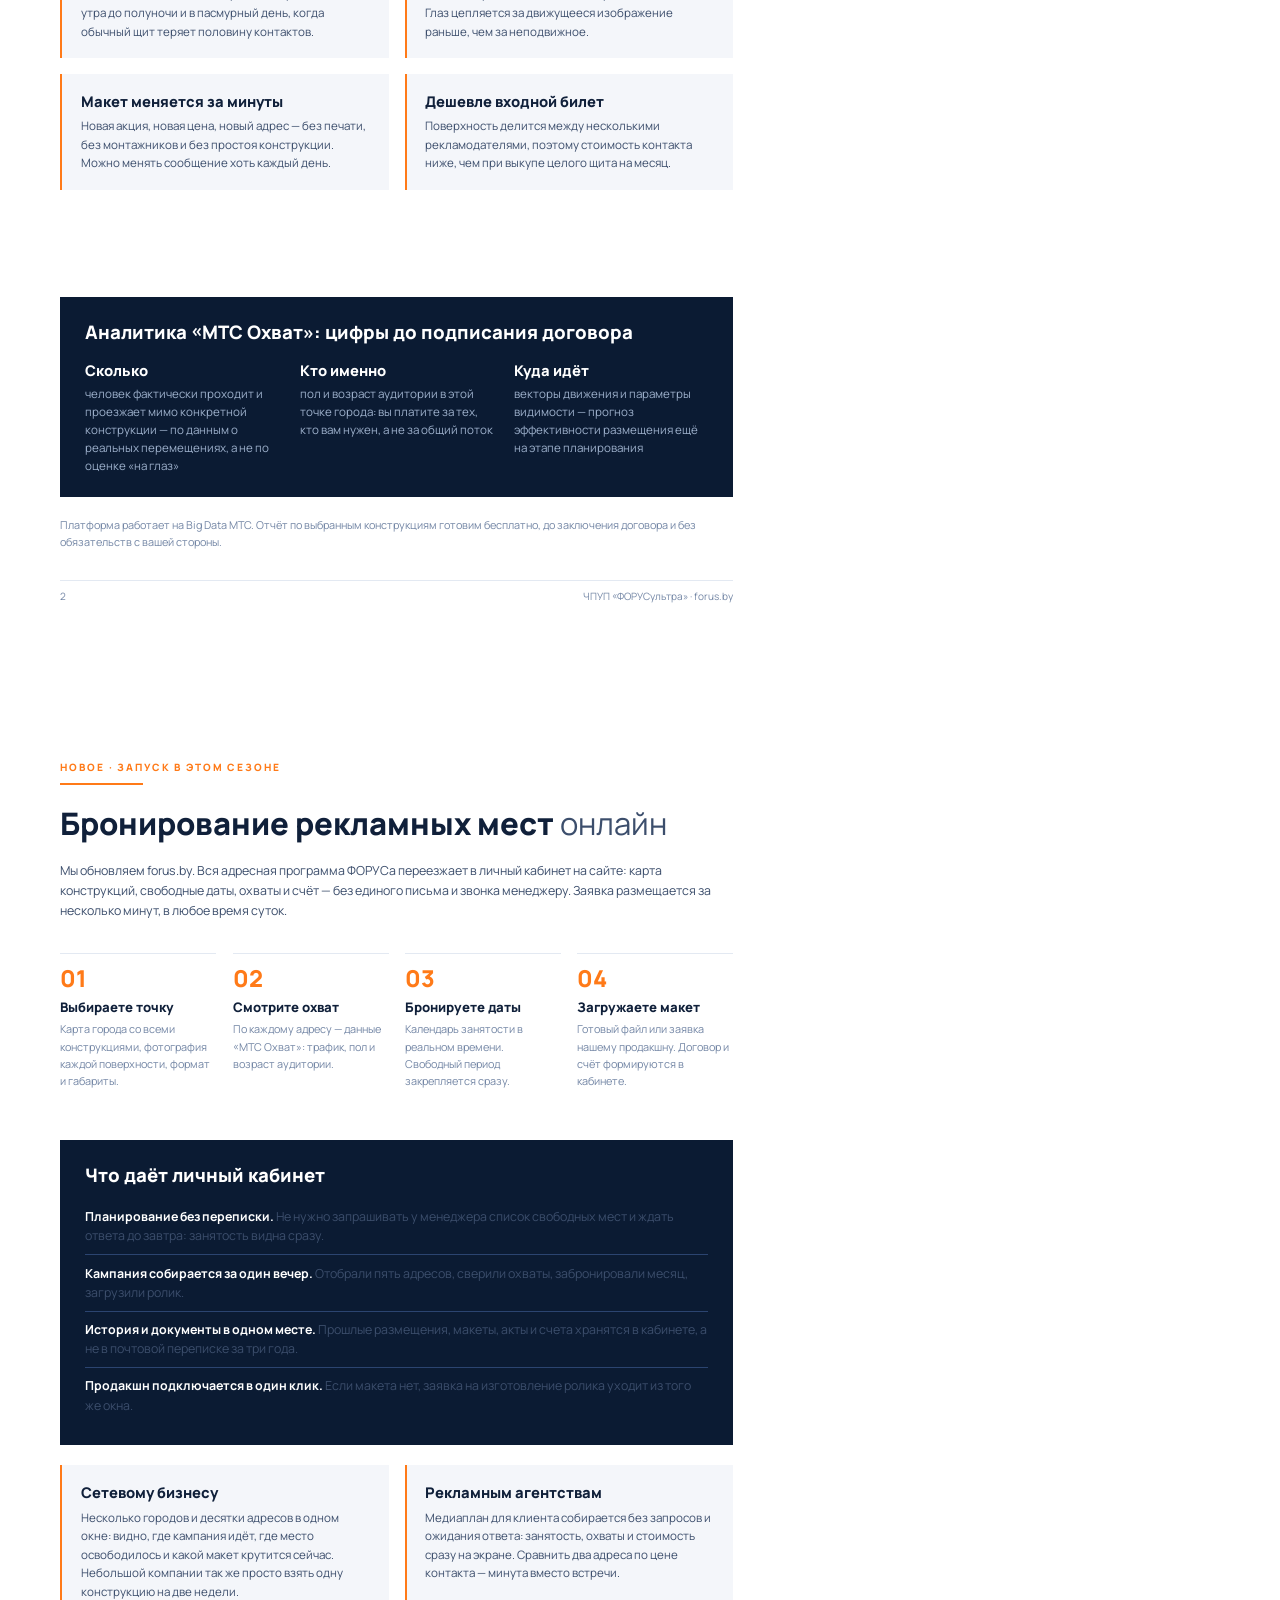
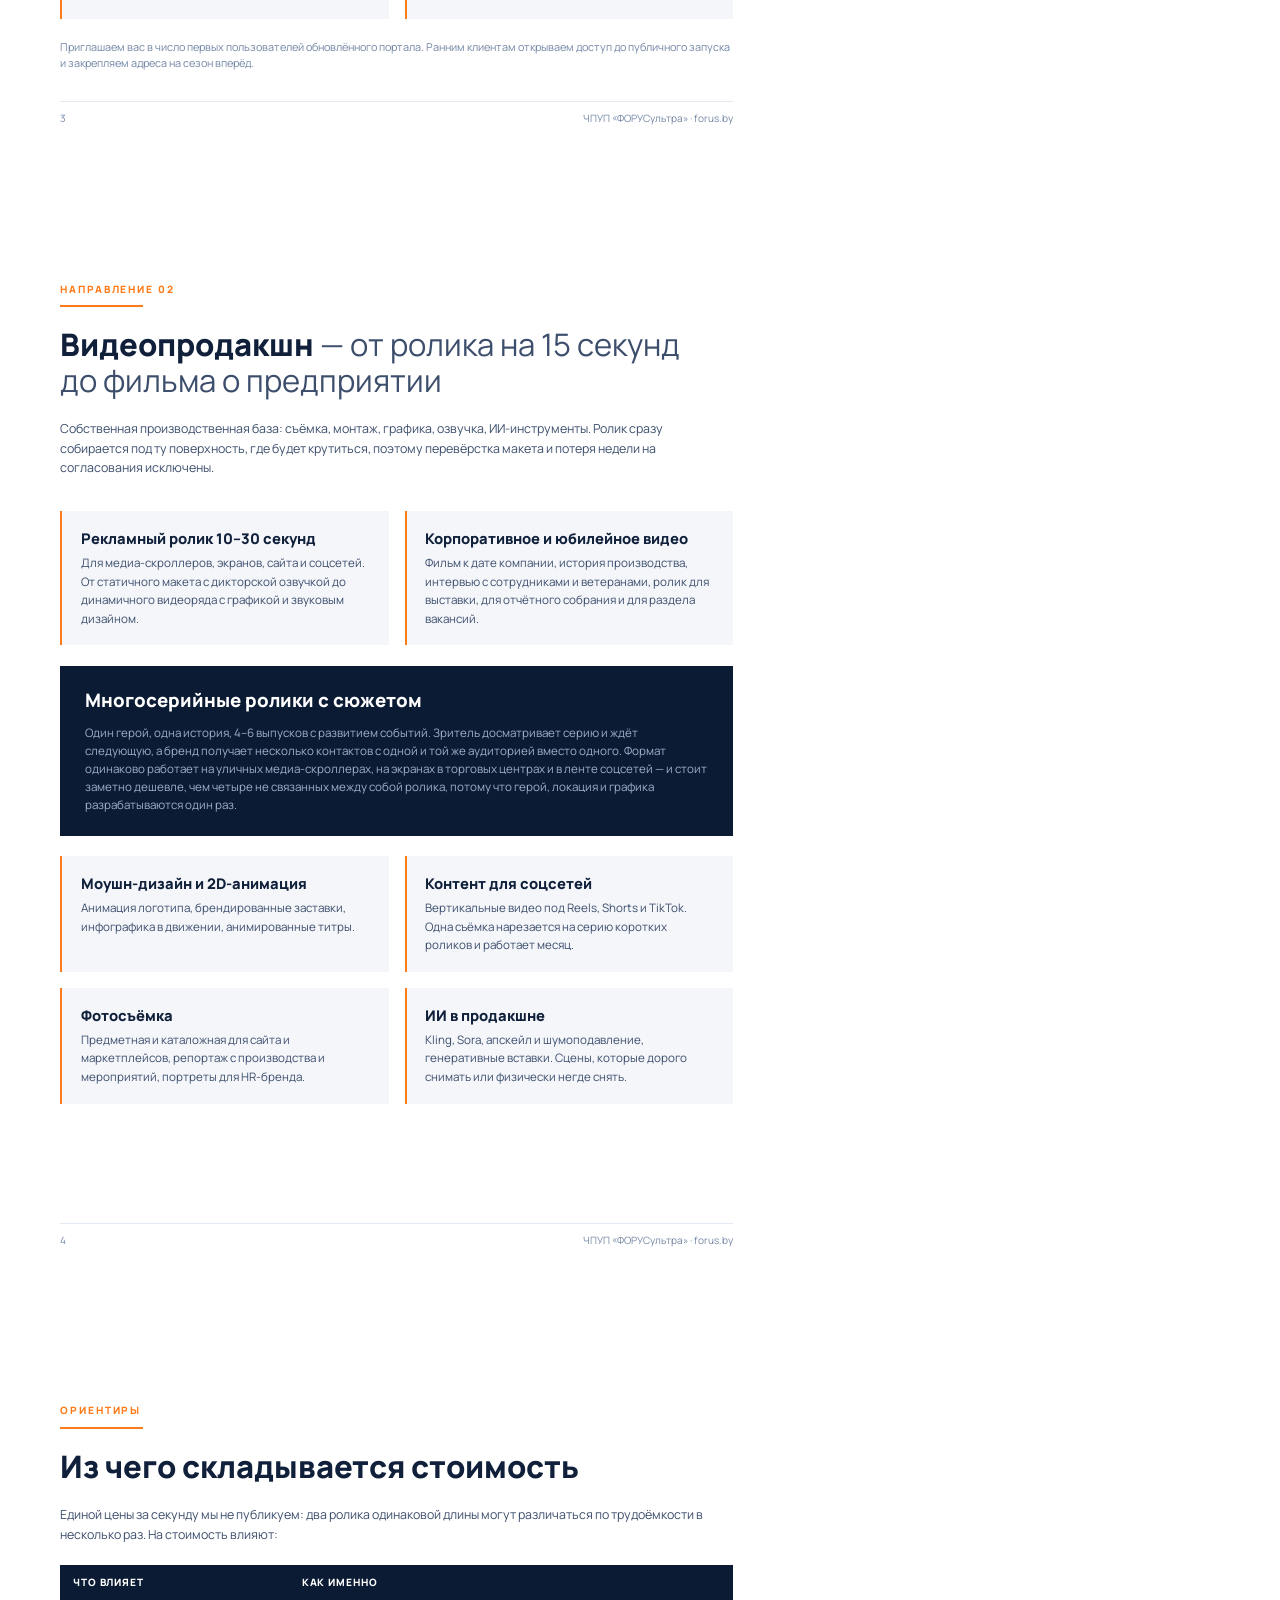
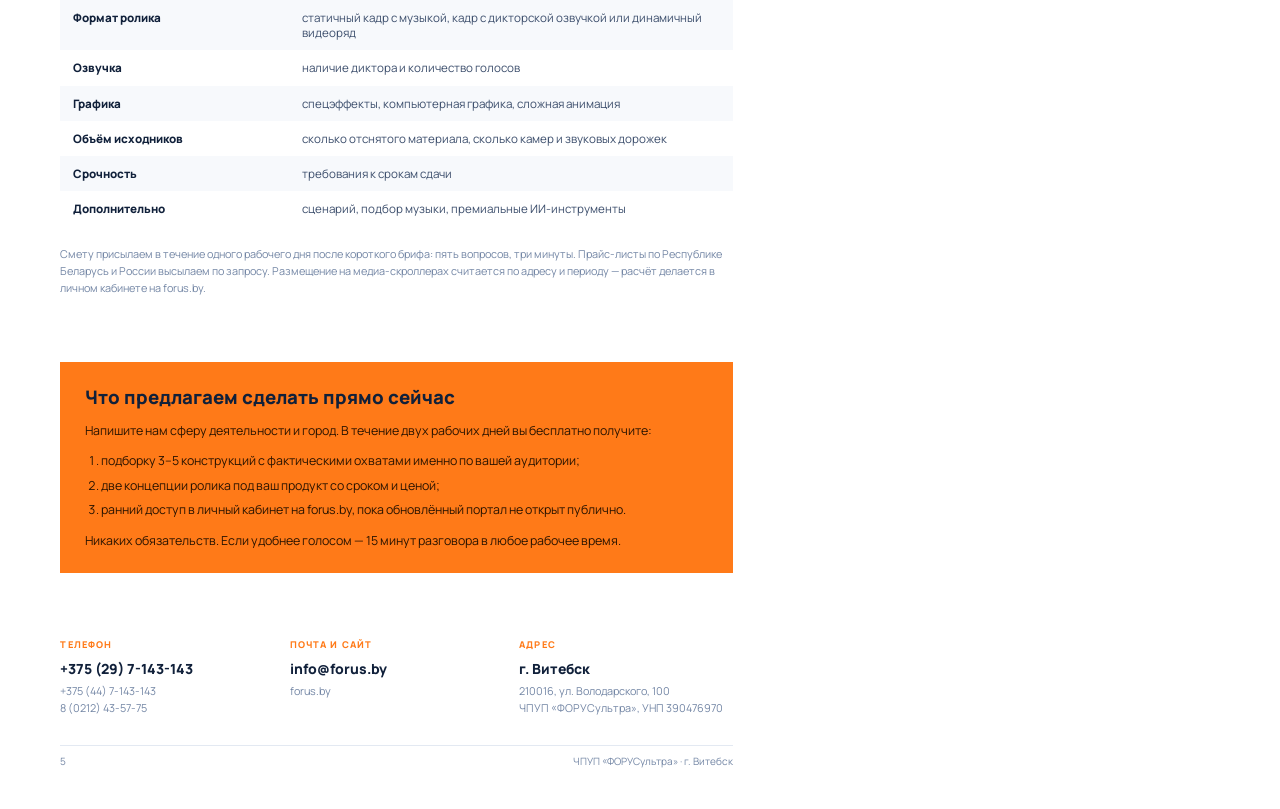
<file: docs/kp-print.html>
<!DOCTYPE html>
<html lang="ru">
<head>
<meta charset="UTF-8">
<title>Коммерческое предложение ФОРУСультра</title>
<link rel="preconnect" href="https://fonts.googleapis.com">
<link rel="preconnect" href="https://fonts.gstatic.com" crossorigin>
<link href="https://fonts.googleapis.com/css2?family=Manrope:wght@400;700;800&display=swap" rel="stylesheet">
<style>
/* Геометрия и цвета сняты с образца: полотно 1024x1448 (пропорция A4), поля 78.
   Обложка — тёмно-синяя с оранжевой полосой 29 px сверху; страницы 2–5 белые,
   на них оранжевая черта 107x3 под надзаголовком, светлые карточки #f4f6fa
   с левой оранжевой полосой 3 px и тёмные врезки #0b1b33 во всю ширину колонки.
   Единица --u переводит пиксели макета в миллиметры листа. */
:root {
  --u: 0.205078mm;          /* 210 мм / 1024 px */
  --navy:  #0b1b33;
  --navy2: #13294b;
  --orange:#ff7a18;
  --ink:   #10203a;
  --body:  #3c4e6c;
  --muted: #7386a5;
  --soft:  #f4f6fa;
  --soft2: #f7f9fc;
  --line:  #e3e9f2;
  --lineDark: #2b4470;
  --onDark: #c7d3e4;
  --onDarkDim: #9db0cb;
}
* { box-sizing: border-box; margin: 0; padding: 0; }
@page { size: A4; margin: 0; }
body {
  font-family: Manrope, "Segoe UI", system-ui, Arial, sans-serif;
  color: var(--body);
  background: #fff;
  -webkit-print-color-adjust: exact;
  print-color-adjust: exact;
}
.page {
  position: relative;
  width: 210mm;
  height: 296.8mm;
  background: #fff;
  padding: calc(150 * var(--u)) calc(78 * var(--u)) calc(120 * var(--u));
  overflow: hidden;
  page-break-after: always;
  display: flex;
  flex-direction: column;
}
.page:last-child { page-break-after: auto; }

/* ---------- обложка ---------- */
.cover { background: var(--navy); color: var(--onDark); padding-top: calc(100 * var(--u)); }
.cover::before {
  content: "";
  position: absolute; left: 0; top: 0;
  width: 100%; height: calc(29 * var(--u));
  background: var(--orange);
}
.cover h1 { color: #fff; }
.cover .lead { color: var(--onDarkDim); }
.cover .rule { background: var(--lineDark); }

.head-row { display: flex; align-items: center; justify-content: space-between; }
.logo { height: calc(44 * var(--u)); width: auto; }
.co {
  font-size: calc(13 * var(--u));
  letter-spacing: calc(1.6 * var(--u));
  text-transform: uppercase;
  color: var(--onDarkDim);
}

h1 { font-size: calc(62 * var(--u)); line-height: 1.1; font-weight: 800; }
h2 { font-size: calc(40 * var(--u)); line-height: 1.15; font-weight: 800; color: var(--ink); }
h2 .thin { font-weight: 400; color: var(--body); }
h3 { font-size: calc(24 * var(--u)); font-weight: 800; color: var(--ink); }
p  { font-size: calc(16 * var(--u)); line-height: 1.6; }
.lead { font-size: calc(19 * var(--u)); line-height: 1.5; color: var(--muted); }
small { font-size: calc(14 * var(--u)); line-height: 1.55; color: var(--muted); display: block; }

/* надзаголовок с оранжевой чертой 107x3 */
.eyebrow {
  font-size: calc(13 * var(--u));
  letter-spacing: calc(2.4 * var(--u));
  text-transform: uppercase;
  color: var(--orange);
  font-weight: 800;
}
.eyebrow::after {
  content: "";
  display: block;
  width: calc(107 * var(--u));
  height: calc(3 * var(--u));
  background: var(--orange);
  margin-top: calc(12 * var(--u));
}

.mt-s { margin-top: calc(14 * var(--u)); }
.mt   { margin-top: calc(26 * var(--u)); }
.mt-l { margin-top: calc(42 * var(--u)); }
.spacer { flex: 1 1 auto; }

/* врезка обложки: 700x182, левая оранжевая полоса 5 px */
.cover .callout {
  background: var(--navy2);
  border-left: calc(5 * var(--u)) solid var(--orange);
  padding: calc(26 * var(--u)) calc(30 * var(--u));
  max-width: calc(700 * var(--u));
}
.cover .callout p { color: var(--onDark); }
.cover .callout .eyebrow { color: var(--orange); }
.cover .callout .eyebrow::after { display: none; }

/* четыре карточки 202x172, оранжевая линия 2 px сверху */
.stats { display: grid; grid-template-columns: repeat(4, 1fr); gap: calc(20 * var(--u)); }
.stat {
  background: var(--navy2);
  border-top: calc(2 * var(--u)) solid var(--orange);
  padding: calc(22 * var(--u)) calc(18 * var(--u));
  height: calc(172 * var(--u));
}
.stat b { display: block; font-size: calc(42 * var(--u)); font-weight: 800; color: #fff; line-height: 1; }
.stat span { display: block; margin-top: calc(12 * var(--u)); font-size: calc(14 * var(--u)); color: var(--onDarkDim); line-height: 1.4; }

/* ---------- внутренние страницы ---------- */
.grid2 { display: grid; grid-template-columns: 1fr 1fr; gap: calc(20 * var(--u)); }
.grid3 { display: grid; grid-template-columns: repeat(3, 1fr); gap: calc(20 * var(--u)); }
.grid4 { display: grid; grid-template-columns: repeat(4, 1fr); gap: calc(21 * var(--u)); }

.card {
  background: var(--soft);
  border-left: calc(3 * var(--u)) solid var(--orange);
  padding: calc(22 * var(--u)) calc(24 * var(--u));
}
.card h4 { font-size: calc(19 * var(--u)); font-weight: 800; color: var(--ink); margin-bottom: calc(8 * var(--u)); }
.card p { font-size: calc(15 * var(--u)); color: var(--body); }

/* шаги: тонкая линия сверху, без заливки */
.step { border-top: calc(2 * var(--u)) solid var(--line); padding-top: calc(16 * var(--u)); }
.step .n { font-size: calc(30 * var(--u)); font-weight: 800; color: var(--orange); line-height: 1; }
.step h4 { font-size: calc(17 * var(--u)); font-weight: 800; color: var(--ink); margin: calc(10 * var(--u)) 0 calc(6 * var(--u)); }
.step p { font-size: calc(14 * var(--u)); color: var(--muted); }

/* тёмная врезка во всю ширину колонки */
.dark {
  background: var(--navy);
  color: var(--onDark);
  padding: calc(28 * var(--u)) calc(32 * var(--u));
}
.dark h3 { color: #fff; }
.dark h4 { color: #fff; font-size: calc(19 * var(--u)); font-weight: 800; margin-bottom: calc(6 * var(--u)); }
.dark p, .dark li { color: var(--onDarkDim); font-size: calc(15 * var(--u)); line-height: 1.55; }
.dark small { color: var(--onDarkDim); }
.dark .cols { display: grid; grid-template-columns: repeat(3, 1fr); gap: calc(26 * var(--u)); margin-top: calc(20 * var(--u)); }

/* оранжевый финальный блок 868x315 */
.orange { background: var(--orange); color: var(--ink); padding: calc(28 * var(--u)) calc(32 * var(--u)); }
.orange h3 { color: var(--ink); }
.orange p, .orange li { color: #2a1400; font-size: calc(16 * var(--u)); line-height: 1.6; }
.orange ol { margin: calc(14 * var(--u)) 0 0 calc(20 * var(--u)); }
.orange ol li { margin-bottom: calc(6 * var(--u)); }

ul.dash { list-style: none; }
ul.dash li {
  font-size: calc(16 * var(--u));
  line-height: 1.55;
  color: var(--body);
  padding: calc(11 * var(--u)) 0;
  border-bottom: 1px solid var(--line);
}
ul.dash li:last-child { border-bottom: none; }
ul.dash li b { color: var(--ink); }

table { width: 100%; border-collapse: collapse; }
th {
  background: var(--navy);
  color: #fff;
  font-size: calc(13 * var(--u));
  letter-spacing: calc(1.2 * var(--u));
  text-transform: uppercase;
  font-weight: 800;
  text-align: left;
  padding: calc(14 * var(--u)) calc(16 * var(--u));
}
td {
  font-size: calc(15 * var(--u));
  padding: calc(13 * var(--u)) calc(16 * var(--u));
  color: var(--body);
  vertical-align: top;
}
tbody tr:nth-child(odd) td { background: var(--soft2); }
td:first-child { color: var(--ink); font-weight: 800; width: 34%; }

.rule { height: 1px; background: var(--line); }
.foot {
  position: absolute;
  left: calc(78 * var(--u));
  right: calc(78 * var(--u));
  bottom: calc(52 * var(--u));
  display: flex;
  justify-content: space-between;
  font-size: calc(13 * var(--u));
  color: var(--muted);
}
.cover .foot { color: var(--onDarkDim); }
.foot-rule {
  position: absolute;
  left: calc(78 * var(--u));
  right: calc(78 * var(--u));
  bottom: calc(81 * var(--u));
  height: 1px;
  background: var(--line);
}
.cover .foot-rule { background: var(--lineDark); }

.contacts { display: grid; grid-template-columns: repeat(3, 1fr); gap: calc(20 * var(--u)); }
.contacts .c span { display: block; font-size: calc(12 * var(--u)); letter-spacing: calc(1.4 * var(--u)); text-transform: uppercase; color: var(--orange); font-weight: 800; margin-bottom: calc(8 * var(--u)); }
.contacts .c b { font-size: calc(18 * var(--u)); color: var(--ink); font-weight: 800; }
.contacts .c i { display: block; font-style: normal; font-size: calc(14 * var(--u)); color: var(--muted); margin-top: calc(5 * var(--u)); line-height: 1.5; }
</style>
</head>
<body>

<!-- ============ 1. Обложка ============ -->
<section class="page cover">
  <div class="head-row">
    <img class="logo" src="../assets/img/logo-forus-light.png" alt="ФОРУС">
    <div class="co">Производство и размещение рекламы · с 2005 года</div>
  </div>

  <div class="spacer"></div>

  <!-- «Снимаем рекламу» в наружке читается прежде всего как демонтаж плаката,
       поэтому первый глагол уточнён до ролика, а второй назван своим: экраны наши. -->
  <h1>Снимем ролик,<br>покажем на своих экранах<br>и посчитаем, кто увидел</h1>
  <p class="lead mt">Медиа-скроллеры в Витебске, видеопанели в торговых сетях Минска, Могилёва,
    Гомеля и Новополоцка, собственный видеопродакшн и онлайн-бронирование рекламных мест.
    Один подрядчик вместо трёх, один договор и понятные цифры охвата до старта кампании.</p>

  <div class="callout mt-l">
    <div class="eyebrow">Скоро</div>
    <p class="mt-s">Обновляем forus.by: адресная программа переезжает на сайт — выбор конструкции,
      охваты и бронирование дат онлайн, круглосуточно и без звонка менеджеру.</p>
  </div>

  <div class="spacer"></div>

  <div class="stats">
    <div class="stat"><b>21</b><span>год на рынке indoor и outdoor-рекламы</span></div>
    <div class="stat"><b>268</b><span>рекламных позиций в Витебске и Полоцке</span></div>
    <div class="stat"><b>24</b><span>объекта с видеопанелями в торговых сетях</span></div>
    <div class="stat"><b>6</b><span>городов: Витебск, Полоцк, Новополоцк, Минск, Могилёв, Гомель</span></div>
  </div>

  <div class="foot-rule"></div>
  <div class="foot"><span>Коммерческое предложение · 2026</span><span>forus.by</span></div>
</section>

<!-- ============ 2. Медиа-скроллеры ============ -->
<section class="page">
  <div class="eyebrow">Направление 01</div>
  <h2 class="mt">Медиа-скроллеры <span class="thin">— самый новый формат<br>нашей адресной программы</span></h2>
  <p class="mt">Мы выводим на улицы Витебска LED-медиа-скроллеры: светодиодная поверхность вместо
    бумажного плаката. Изображение видно в дождь и в темноте, макет меняется удалённо за минуты,
    а на одной конструкции последовательно идут несколько рекламодателей.</p>

  <div class="spacer"></div>

  <div class="grid2">
    <div class="card"><h4>Видно круглосуточно</h4><p>Собственная подсветка держит контраст с семи утра до полуночи и в пасмурный день, когда обычный щит теряет половину контактов.</p></div>
    <div class="card"><h4>Динамика вместо статики</h4><p>Смена кадров, движение, анимированный логотип. Глаз цепляется за движущееся изображение раньше, чем за неподвижное.</p></div>
    <div class="card"><h4>Макет меняется за минуты</h4><p>Новая акция, новая цена, новый адрес — без печати, без монтажников и без простоя конструкции. Можно менять сообщение хоть каждый день.</p></div>
    <div class="card"><h4>Дешевле входной билет</h4><p>Поверхность делится между несколькими рекламодателями, поэтому стоимость контакта ниже, чем при выкупе целого щита на месяц.</p></div>
  </div>

  <div class="spacer"></div>

  <div class="dark">
    <h3>Аналитика «МТС Охват»: цифры до подписания договора</h3>
    <div class="cols">
      <div><h4>Сколько</h4><p>человек фактически проходит и проезжает мимо конкретной конструкции — по данным о реальных перемещениях, а не по оценке «на глаз»</p></div>
      <div><h4>Кто именно</h4><p>пол и возраст аудитории в этой точке города: вы платите за тех, кто вам нужен, а не за общий поток</p></div>
      <div><h4>Куда идёт</h4><p>векторы движения и параметры видимости — прогноз эффективности размещения ещё на этапе планирования</p></div>
    </div>
  </div>
  <small class="mt">Платформа работает на Big Data МТС. Отчёт по выбранным конструкциям готовим бесплатно,
    до заключения договора и без обязательств с вашей стороны.</small>

  <div class="foot-rule"></div>
  <div class="foot"><span>2</span><span>ЧПУП «ФОРУСультра» · forus.by</span></div>
</section>

<!-- ============ 3. Бронирование онлайн ============ -->
<section class="page">
  <div class="eyebrow">Новое · запуск в этом сезоне</div>
  <h2 class="mt">Бронирование рекламных мест <span class="thin">онлайн</span></h2>
  <p class="mt">Мы обновляем forus.by. Вся адресная программа ФОРУСа переезжает в личный кабинет на сайте:
    карта конструкций, свободные даты, охваты и счёт — без единого письма и звонка менеджеру.
    Заявка размещается за несколько минут, в любое время суток.</p>

  <div class="grid4 mt-l">
    <div class="step"><div class="n">01</div><h4>Выбираете точку</h4><p>Карта города со всеми конструкциями, фотография каждой поверхности, формат и габариты.</p></div>
    <div class="step"><div class="n">02</div><h4>Смотрите охват</h4><p>По каждому адресу — данные «МТС Охват»: трафик, пол и возраст аудитории.</p></div>
    <div class="step"><div class="n">03</div><h4>Бронируете даты</h4><p>Календарь занятости в реальном времени. Свободный период закрепляется сразу.</p></div>
    <div class="step"><div class="n">04</div><h4>Загружаете макет</h4><p>Готовый файл или заявка нашему продакшну. Договор и счёт формируются в кабинете.</p></div>
  </div>

  <div class="spacer"></div>

  <div class="dark">
    <h3>Что даёт личный кабинет</h3>
    <ul class="dash" style="margin-top:calc(14 * var(--u))">
      <li style="border-color:#2b4470"><b style="color:#fff">Планирование без переписки.</b> Не нужно запрашивать у менеджера список свободных мест и ждать ответа до завтра: занятость видна сразу.</li>
      <li style="border-color:#2b4470"><b style="color:#fff">Кампания собирается за один вечер.</b> Отобрали пять адресов, сверили охваты, забронировали месяц, загрузили ролик.</li>
      <li style="border-color:#2b4470"><b style="color:#fff">История и документы в одном месте.</b> Прошлые размещения, макеты, акты и счета хранятся в кабинете, а не в почтовой переписке за три года.</li>
      <li><b style="color:#fff">Продакшн подключается в один клик.</b> Если макета нет, заявка на изготовление ролика уходит из того же окна.</li>
    </ul>
  </div>

  <div class="grid2 mt">
    <div class="card"><h4>Сетевому бизнесу</h4><p>Несколько городов и десятки адресов в одном окне: видно, где кампания идёт, где место освободилось и какой макет крутится сейчас. Небольшой компании так же просто взять одну конструкцию на две недели.</p></div>
    <div class="card"><h4>Рекламным агентствам</h4><p>Медиаплан для клиента собирается без запросов и ожидания ответа: занятость, охваты и стоимость сразу на экране. Сравнить два адреса по цене контакта — минута вместо встречи.</p></div>
  </div>
  <small class="mt">Приглашаем вас в число первых пользователей обновлённого портала. Ранним клиентам
    открываем доступ до публичного запуска и закрепляем адреса на сезон вперёд.</small>

  <div class="foot-rule"></div>
  <div class="foot"><span>3</span><span>ЧПУП «ФОРУСультра» · forus.by</span></div>
</section>

<!-- ============ 4. Видеопродакшн ============ -->
<section class="page">
  <div class="eyebrow">Направление 02</div>
  <h2 class="mt">Видеопродакшн <span class="thin">— от ролика на 15 секунд<br>до фильма о предприятии</span></h2>
  <p class="mt">Собственная производственная база: съёмка, монтаж, графика, озвучка, ИИ-инструменты.
    Ролик сразу собирается под ту поверхность, где будет крутиться, поэтому перевёрстка макета
    и потеря недели на согласования исключены.</p>

  <div class="grid2 mt-l">
    <div class="card"><h4>Рекламный ролик 10–30 секунд</h4><p>Для медиа-скроллеров, экранов, сайта и соцсетей. От статичного макета с дикторской озвучкой до динамичного видеоряда с графикой и звуковым дизайном.</p></div>
    <div class="card"><h4>Корпоративное и юбилейное видео</h4><p>Фильм к дате компании, история производства, интервью с сотрудниками и ветеранами, ролик для выставки, для отчётного собрания и для раздела вакансий.</p></div>
  </div>

  <div class="dark mt">
    <h3>Многосерийные ролики с сюжетом</h3>
    <p class="mt-s">Один герой, одна история, 4–6 выпусков с развитием событий. Зритель досматривает серию
      и ждёт следующую, а бренд получает несколько контактов с одной и той же аудиторией вместо одного.
      Формат одинаково работает на уличных медиа-скроллерах, на экранах в торговых центрах и в ленте
      соцсетей — и стоит заметно дешевле, чем четыре не связанных между собой ролика, потому что герой,
      локация и графика разрабатываются один раз.</p>
  </div>

  <div class="grid2 mt">
    <div class="card"><h4>Моушн-дизайн и 2D-анимация</h4><p>Анимация логотипа, брендированные заставки, инфографика в движении, анимированные титры.</p></div>
    <div class="card"><h4>Контент для соцсетей</h4><p>Вертикальные видео под Reels, Shorts и TikTok. Одна съёмка нарезается на серию коротких роликов и работает месяц.</p></div>
    <div class="card"><h4>Фотосъёмка</h4><p>Предметная и каталожная для сайта и маркетплейсов, репортаж с производства и мероприятий, портреты для HR-бренда.</p></div>
    <div class="card"><h4>ИИ в продакшне</h4><p>Kling, Sora, апскейл и шумоподавление, генеративные вставки. Сцены, которые дорого снимать или физически негде снять.</p></div>
  </div>

  <div class="foot-rule"></div>
  <div class="foot"><span>4</span><span>ЧПУП «ФОРУСультра» · forus.by</span></div>
</section>

<!-- ============ 5. Стоимость и контакты ============ -->
<section class="page">
  <div class="eyebrow">Ориентиры</div>
  <h2 class="mt">Из чего складывается стоимость</h2>
  <p class="mt">Единой цены за секунду мы не публикуем: два ролика одинаковой длины могут различаться
    по трудоёмкости в несколько раз. На стоимость влияют:</p>

  <table class="mt">
    <thead><tr><th>Что влияет</th><th>Как именно</th></tr></thead>
    <tbody>
      <tr><td>Формат ролика</td><td>статичный кадр с музыкой, кадр с дикторской озвучкой или динамичный видеоряд</td></tr>
      <tr><td>Озвучка</td><td>наличие диктора и количество голосов</td></tr>
      <tr><td>Графика</td><td>спецэффекты, компьютерная графика, сложная анимация</td></tr>
      <tr><td>Объём исходников</td><td>сколько отснятого материала, сколько камер и звуковых дорожек</td></tr>
      <tr><td>Срочность</td><td>требования к срокам сдачи</td></tr>
      <tr><td>Дополнительно</td><td>сценарий, подбор музыки, премиальные ИИ-инструменты</td></tr>
    </tbody>
  </table>

  <small class="mt">Смету присылаем в течение одного рабочего дня после короткого брифа: пять вопросов,
    три минуты. Прайс-листы по Республике Беларусь и России высылаем по запросу. Размещение
    на медиа-скроллерах считается по адресу и периоду — расчёт делается в личном кабинете на forus.by.</small>

  <div class="spacer"></div>

  <div class="orange">
    <h3>Что предлагаем сделать прямо сейчас</h3>
    <p class="mt-s">Напишите нам сферу деятельности и город. В течение двух рабочих дней вы бесплатно получите:</p>
    <ol>
      <li>подборку 3–5 конструкций с фактическими охватами именно по вашей аудитории;</li>
      <li>две концепции ролика под ваш продукт со сроком и ценой;</li>
      <li>ранний доступ в личный кабинет на forus.by, пока обновлённый портал не открыт публично.</li>
    </ol>
    <p class="mt-s">Никаких обязательств. Если удобнее голосом — 15 минут разговора в любое рабочее время.</p>
  </div>

  <div class="spacer"></div>

  <div class="contacts">
    <div class="c"><span>Телефон</span><b>+375 (29) 7-143-143</b><i>+375 (44) 7-143-143<br>8 (0212) 43-57-75</i></div>
    <div class="c"><span>Почта и сайт</span><b>info@forus.by</b><i>forus.by</i></div>
    <div class="c"><span>Адрес</span><b>г. Витебск</b><i>210016, ул. Володарского, 100<br>ЧПУП «ФОРУСультра», УНП 390476970</i></div>
  </div>

  <div class="foot-rule"></div>
  <div class="foot"><span>5</span><span>ЧПУП «ФОРУСультра» · г. Витебск</span></div>
</section>

</body>
</html>
</file>
<file: assets/css/base.css>
/* forus.by — базовые стили и токены, взятые с forus.by */
:root {
  --ink: #1a1733;
  --violet: #3b2a98;
  --violet-2: #373280;
  --purple: #7b1fa2;
  --gold: #ffc107;
  --gold-2: #e5ac04;
  --muted: #6b6790;
  --bg: #ffffff;
  --bg-soft: #f6f5fb;
  --line: #e7e4f3;
  --radius: 18px;
  --radius-sm: 10px;
  --shadow: 0 18px 50px rgba(40, 28, 120, 0.18);
  --shadow-sm: 0 4px 16px rgba(40, 28, 120, 0.1);
  --grad: linear-gradient(135deg, #3b2a98 0%, #5b2fb0 55%, #7b1fa2 100%);
  --font: "Segoe UI", system-ui, -apple-system, Roboto, Arial, sans-serif;

  --green: #1f9d55;
  --amber: #e5ac04;
  --red: #d64545;

  --container: 1180px;
}

* { box-sizing: border-box; }
html { scroll-behavior: smooth; }
body {
  margin: 0;
  font-family: var(--font);
  color: var(--ink);
  background: var(--bg);
  line-height: 1.5;
  -webkit-font-smoothing: antialiased;
}
img { max-width: 100%; display: block; }
a { color: inherit; text-decoration: none; }
ul { margin: 0; padding: 0; list-style: none; }
h1, h2, h3, h4 { margin: 0 0 .5em; font-weight: 600; line-height: 1.25; }
p { margin: 0 0 1em; }
button, input, select, textarea { font-family: inherit; font-size: inherit; color: inherit; }

.container {
  max-width: var(--container);
  margin: 0 auto;
  padding: 0 24px;
}

/* Header */
.site-header {
  position: sticky;
  top: 0;
  z-index: 100;
  background: rgba(255, 255, 255, 0.92);
  backdrop-filter: blur(10px);
  border-bottom: 1px solid var(--line);
}
.site-header .inner {
  display: flex;
  align-items: center;
  gap: 28px;
  height: 72px;
}
.logo {
  display: flex;
  align-items: center;
  gap: 10px;
  font-weight: 700;
  font-size: 20px;
  color: var(--ink);
  margin-right: auto;
  white-space: nowrap;
  flex-shrink: 0;
}
/* Фирменный знак ФОРУС с forus.by — файл уже с прозрачным фоном.
   В подвале используется светлая версия: буквы там белые, знак остаётся
   жёлтым, иначе фиолетовый текст сливается с фиолетовой подложкой. */
.logo img {
  height: 32px;
  width: auto;
  display: block;
}
.logo-onDark img { height: 30px; }
.logo .mark {
  width: 34px;
  height: 34px;
  border-radius: 10px;
  background: var(--grad);
  display: flex;
  align-items: center;
  justify-content: center;
  color: #fff;
  font-size: 16px;
  font-weight: 800;
}
.main-nav {
  display: flex;
  gap: 22px;
  flex-shrink: 0;
}
/* nowrap обязателен: без него длинные пункты переносились внутри ссылки,
   и меню разъезжалось на две строки. */
.main-nav a {
  font-size: 15px;
  color: var(--ink);
  opacity: .8;
  padding: 8px 0;
  border-bottom: 2px solid transparent;
  transition: opacity .15s, border-color .15s;
  white-space: nowrap;
}
.main-nav a:hover, .main-nav a.active { opacity: 1; border-color: var(--gold); }
.header-cta {
  display: flex;
  align-items: center;
  gap: 12px;
  flex-shrink: 0;
}
.header-cta > * { white-space: nowrap; }
.burger {
  display: none;
  border: 1.5px solid var(--line);
  background: #fff;
  border-radius: 10px;
  width: 40px;
  height: 40px;
  font-size: 18px;
  cursor: pointer;
  flex-shrink: 0;
}
.mobile-nav {
  display: none;
  flex-direction: column;
  padding: 8px 24px 20px;
  border-top: 1px solid var(--line);
}
.mobile-nav.open { display: flex; }
.mobile-nav a { padding: 12px 0; font-size: 15px; border-bottom: 1px solid var(--line); }
.mobile-nav a.active { color: var(--violet); font-weight: 700; }

/* Buttons */
.btn {
  display: inline-flex;
  align-items: center;
  justify-content: center;
  gap: 8px;
  padding: 12px 22px;
  border-radius: 99px;
  font-weight: 600;
  font-size: 15px;
  border: none;
  cursor: pointer;
  transition: transform .15s, box-shadow .15s, background .15s, opacity .15s;
  white-space: nowrap;
}
.btn-primary {
  background: var(--grad);
  color: #fff;
  box-shadow: var(--shadow-sm);
}
.btn-primary:hover { transform: translateY(-1px); box-shadow: var(--shadow); }
.btn-gold {
  background: var(--gold);
  color: var(--ink);
}
.btn-gold:hover { background: var(--gold-2); }
.btn-outline {
  background: transparent;
  border: 1.5px solid var(--line);
  color: var(--ink);
}
.btn-outline:hover { border-color: var(--violet); }
.btn-ghost {
  background: var(--bg-soft);
  color: var(--ink);
}
.btn-ghost:hover { background: var(--line); }
.btn-sm { padding: 8px 16px; font-size: 13px; }
.btn-block { width: 100%; }
.btn:disabled { opacity: .5; cursor: not-allowed; }

/* Badges & chips */
.badge {
  display: inline-flex;
  align-items: center;
  gap: 6px;
  padding: 4px 10px;
  border-radius: 99px;
  font-size: 12px;
  font-weight: 600;
}
.badge-free { background: #e7f7ec; color: var(--green); }
.badge-partial { background: #fff6de; color: #9a6b00; }
.badge-busy { background: #fbe9e9; color: var(--red); }
.badge-gold { background: rgba(255,193,7,.15); color: #8a6300; }
.badge-violet { background: rgba(59,42,152,.1); color: var(--violet); }

.chip {
  display: inline-flex;
  align-items: center;
  gap: 6px;
  padding: 8px 14px;
  border-radius: 99px;
  border: 1.5px solid var(--line);
  background: #fff;
  font-size: 13px;
  font-weight: 600;
  cursor: pointer;
  transition: all .15s;
}
.chip.active, .chip:hover { border-color: var(--violet); color: var(--violet); background: rgba(59,42,152,.06); }

/* Cards */
.card {
  background: #fff;
  border: 1px solid var(--line);
  border-radius: var(--radius);
  box-shadow: var(--shadow-sm);
}
.section { padding: 72px 0; }
.section-soft { background: var(--bg-soft); }
.section-head { max-width: 640px; margin: 0 auto 40px; text-align: center; }
.eyebrow {
  display: inline-block;
  font-size: 12px;
  font-weight: 700;
  letter-spacing: .08em;
  text-transform: uppercase;
  color: var(--purple);
  background: rgba(123,31,162,.08);
  padding: 6px 12px;
  border-radius: 99px;
  margin-bottom: 14px;
}
.section-head h2 { font-size: 32px; }
.section-head p { color: var(--muted); font-size: 16px; }

/* Hero */
.hero {
  background: var(--grad);
  color: #fff;
  padding: 64px 0 90px;
  position: relative;
  overflow: hidden;
}
.hero::after {
  content: "";
  position: absolute;
  inset: 0;
  background: radial-gradient(600px 300px at 85% 20%, rgba(255,193,7,.25), transparent 60%);
  pointer-events: none;
}
.hero .inner { position: relative; z-index: 1; }
.hero h1 { font-size: 44px; max-width: 700px; }
.hero p.lead { font-size: 18px; opacity: .88; max-width: 560px; }
.hero-stats {
  display: flex;
  gap: 32px;
  margin-top: 40px;
  flex-wrap: wrap;
}
.hero-stats .stat b { display: block; font-size: 26px; }
.hero-stats .stat span { font-size: 13px; opacity: .75; }

/* Forms */
.field { margin-bottom: 16px; }
.field label {
  display: block;
  font-size: 13px;
  font-weight: 600;
  margin-bottom: 6px;
  color: var(--muted);
}
.field input, .field select, .field textarea {
  width: 100%;
  padding: 12px 14px;
  border: 1.5px solid var(--line);
  border-radius: var(--radius-sm);
  background: #fff;
  transition: border-color .15s;
}
.field input:focus, .field select:focus, .field textarea:focus {
  outline: none;
  border-color: var(--violet);
}
.field-row { display: flex; gap: 14px; }
.field-row .field { flex: 1; }
.checkbox-row {
  display: flex;
  align-items: flex-start;
  gap: 10px;
  font-size: 13px;
  color: var(--muted);
  margin-bottom: 12px;
}
.checkbox-row input { margin-top: 3px; }

/* Footer */
.site-footer {
  background: var(--ink);
  color: rgba(255,255,255,.85);
  padding: 56px 0 28px;
  margin-top: 80px;
}
.footer-grid {
  display: grid;
  grid-template-columns: 1.4fr 1fr 1fr 1fr;
  gap: 32px;
  padding-bottom: 32px;
  border-bottom: 1px solid rgba(255,255,255,.12);
}
.footer-grid h4 { color: #fff; font-size: 14px; margin-bottom: 14px; }
.footer-grid a, .footer-grid p { color: rgba(255,255,255,.68); font-size: 14px; }
.footer-grid li { margin-bottom: 10px; }
.footer-grid a:hover { color: #fff; }
.footer-bottom {
  display: flex;
  justify-content: space-between;
  padding-top: 24px;
  font-size: 13px;
  color: rgba(255,255,255,.5);
  flex-wrap: wrap;
  gap: 10px;
}

/* Utilities */
.grid-2 { display: grid; grid-template-columns: 1fr 1fr; gap: 24px; }
.grid-3 { display: grid; grid-template-columns: repeat(3, 1fr); gap: 24px; }
.grid-4 { display: grid; grid-template-columns: repeat(4, 1fr); gap: 20px; }
.flex { display: flex; }
.flex-between { display: flex; align-items: center; justify-content: space-between; }
.flex-center { display: flex; align-items: center; justify-content: center; }
.gap-8 { gap: 8px; } .gap-12 { gap: 12px; } .gap-16 { gap: 16px; } .gap-24 { gap: 24px; }
.muted { color: var(--muted); }
.text-sm { font-size: 13px; }
.text-center { text-align: center; }
.mt-0 { margin-top: 0; } .mb-0 { margin-bottom: 0; }
.mt-24 { margin-top: 24px; } .mb-24 { margin-bottom: 24px; }
.mt-40 { margin-top: 40px; } .mb-40 { margin-bottom: 40px; }
.divider { height: 1px; background: var(--line); border: none; margin: 32px 0; }
.pill-nav {
  display: flex;
  gap: 8px;
  flex-wrap: wrap;
}
.disclaimer {
  font-size: 12.5px;
  color: var(--muted);
  background: var(--bg-soft);
  border: 1px solid var(--line);
  border-radius: var(--radius-sm);
  padding: 12px 16px;
}
.disclaimer strong { color: var(--ink); }

.skip-link {
  position: absolute;
  left: -9999px;
  top: 0;
  background: var(--ink);
  color: #fff;
  padding: 10px 16px;
  z-index: 1000;
}
.skip-link:focus { left: 16px; top: 16px; }

/* Промежуточная ширина: поджимаем меню, но ещё не прячем его в бургер. */
@media (max-width: 1080px) {
  .site-header .inner { gap: 18px; }
  .main-nav { gap: 16px; }
  .main-nav a { font-size: 14px; }
  .header-cta { gap: 8px; }
}

@media (max-width: 980px) {
  .main-nav { display: none; }
  .header-cta { display: none; }
  .burger { display: block; }
  .grid-3, .grid-4 { grid-template-columns: 1fr 1fr; }
  .footer-grid { grid-template-columns: 1fr 1fr; }
  .hero h1 { font-size: 32px; }
}
/* Метка, кластер и всплывающая карточка на Яндекс Картах (в v3 своего балуна нет) */
.rl-cluster {
  min-width: 34px; height: 34px; padding: 0 8px; border-radius: 99px;
  background: var(--violet); color: #fff; border: 2px solid #fff;
  display: flex; align-items: center; justify-content: center;
  font-size: 12.5px; font-weight: 700; cursor: pointer;
  box-shadow: 0 2px 8px rgba(0,0,0,.3);
}
.ym-pop {
  position: relative; width: 240px; padding: 12px 14px;
  background: #fff; border-radius: var(--radius-sm); box-shadow: 0 6px 22px rgba(0,0,0,.28);
  font-size: 12.5px; transform: translate(-50%, -100%) translateY(-14px);
}
.ym-pop::after {
  content: ""; position: absolute; left: 50%; bottom: -7px; transform: translateX(-50%);
  border: 7px solid transparent; border-top-color: #fff; border-bottom: none;
}
.ym-pop-x {
  position: absolute; top: 4px; right: 6px; border: none; background: none;
  font-size: 17px; line-height: 1; color: var(--muted); cursor: pointer; padding: 2px 4px;
}
.ym-pop .pop-title { font-weight: 700; font-size: 13.5px; margin: 0 16px 4px 0; }

/* Полоса шагов: 1 Выбор площадок → 2 Медиаплан → 3 Заявка.
   Это основной ориентир клиента, поэтому она сделана заметной: карточки во всю
   ширину, активный шаг залит фирменным градиентом, пройденные — зелёные. */
.site-steps { background: var(--bg-soft); border-bottom: 1px solid var(--line); }
.steps-inner { display: flex; align-items: center; gap: 0; padding: 16px 24px; }
.steps-caption {
  flex: 0 0 auto; margin-right: 18px;
  font-size: 12px; font-weight: 700; letter-spacing: .06em; text-transform: uppercase;
  color: var(--muted); white-space: nowrap;
}
.step-chip {
  flex: 1 1 0; min-width: 0;
  display: inline-flex; align-items: center; gap: 12px;
  padding: 12px 16px; border-radius: var(--radius-sm);
  font-weight: 600; color: var(--ink);
  border: 1.5px solid var(--line); background: #fff;
  transition: border-color .15s, box-shadow .15s, transform .15s;
}
.step-chip .step-n {
  width: 32px; height: 32px; border-radius: 50%; flex-shrink: 0;
  display: inline-flex; align-items: center; justify-content: center;
  font-size: 14px; font-weight: 800;
  background: var(--bg-soft); color: var(--muted);
}
.step-chip .step-text { display: flex; flex-direction: column; min-width: 0; }
.step-chip .step-label { font-size: 14.5px; font-weight: 700; line-height: 1.2; }
.step-chip .step-sub { font-size: 11.5px; font-weight: 600; color: var(--muted); line-height: 1.3; margin-top: 2px; }

.step-chip.active {
  border-color: transparent; background: var(--grad); color: #fff;
  box-shadow: var(--shadow-sm);
}
.step-chip.active .step-n { background: rgba(255,255,255,.22); color: #fff; }
.step-chip.active .step-sub { color: rgba(255,255,255,.8); }

.step-chip.done { border-color: #bfe6cd; background: #f2fbf5; color: var(--green); }
.step-chip.done .step-n { background: var(--green); color: #fff; }
.step-chip.done .step-sub { color: #5b9c77; }

.step-chip.next { color: var(--muted); }
.step-chip:not(.disabled):not(.active):hover { border-color: var(--violet); transform: translateY(-1px); }
.step-chip.disabled { opacity: .55; cursor: default; }
.step-chip .step-count {
  margin-left: auto; flex-shrink: 0;
  font-style: normal; font-size: 11px; font-weight: 800;
  background: var(--gold); color: #4a3600; padding: 2px 8px; border-radius: 99px;
}
.step-chip.active .step-count { background: #fff; color: var(--violet); }
.step-sep { flex: 0 0 22px; height: 2px; background: var(--line); }
@media (max-width: 860px) {
  .steps-inner { padding: 12px 16px; flex-wrap: wrap; gap: 8px; }
  .steps-caption { flex: 1 0 100%; margin: 0 0 4px; }
  .step-chip { padding: 10px 12px; gap: 9px; }
  .step-chip .step-sub { display: none; }
  .step-chip .step-label { font-size: 13px; }
  .step-chip .step-n { width: 27px; height: 27px; font-size: 13px; }
  .step-sep { flex: 0 0 10px; }
}

/* Photo placeholder */
.photo-ph {
  display: flex;
  flex-direction: column;
  align-items: center;
  justify-content: center;
  gap: 8px;
  border-radius: var(--radius-sm);
  color: #fff;
  text-align: center;
  position: relative;
  overflow: hidden;
}
.photo-ph-icon { font-size: 30px; opacity: .9; }
.photo-ph-label { font-size: 12px; font-weight: 600; padding: 0 12px; opacity: .95; text-shadow: 0 1px 3px rgba(0,0,0,.25); }
/* Реальный снимок площадки внутри той же рамки, что и заглушка.
   Снимки из адресной презентации вертикальные (примерно 3:4), а рамки
   горизонтальные, поэтому object-fit: cover срезал у конструкции верх и низ.
   contain показывает кадр целиком: поля по бокам честнее обрезанной конструкции. */
/* Снимки вертикальные (около 3:4), поэтому рамки под них тоже вертикальные —
   тогда кадр заполняет рамку целиком, без обрезки и без полей. Там, где рамка
   всё же шире кадра, фон белый и совпадает с карточкой: снимок просто лежит
   на ней, а не в сером прямоугольнике. */
.photo-ph.has-photo { background: #fff; }
.photo-ph.has-photo img { width: 100%; height: 100%; object-fit: contain; display: block; }
.photo-ph .photo-ph-side {
  position: absolute; left: 8px; bottom: 8px; z-index: 2;
  background: rgba(17,17,26,.72); color: #fff;
  font-size: 10.5px; font-weight: 700; letter-spacing: .02em;
  padding: 3px 8px; border-radius: 99px; backdrop-filter: blur(2px);
}

@media (max-width: 640px) {
  .grid-2, .grid-3, .grid-4 { grid-template-columns: 1fr; }
  .field-row { flex-direction: column; gap: 0; }
  .footer-grid { grid-template-columns: 1fr; }
  .hero-stats { gap: 20px; }
  .site-header .inner { gap: 10px; }
  .logo { font-size: 16px; }
  .logo img { height: 26px; }
}
</file>
